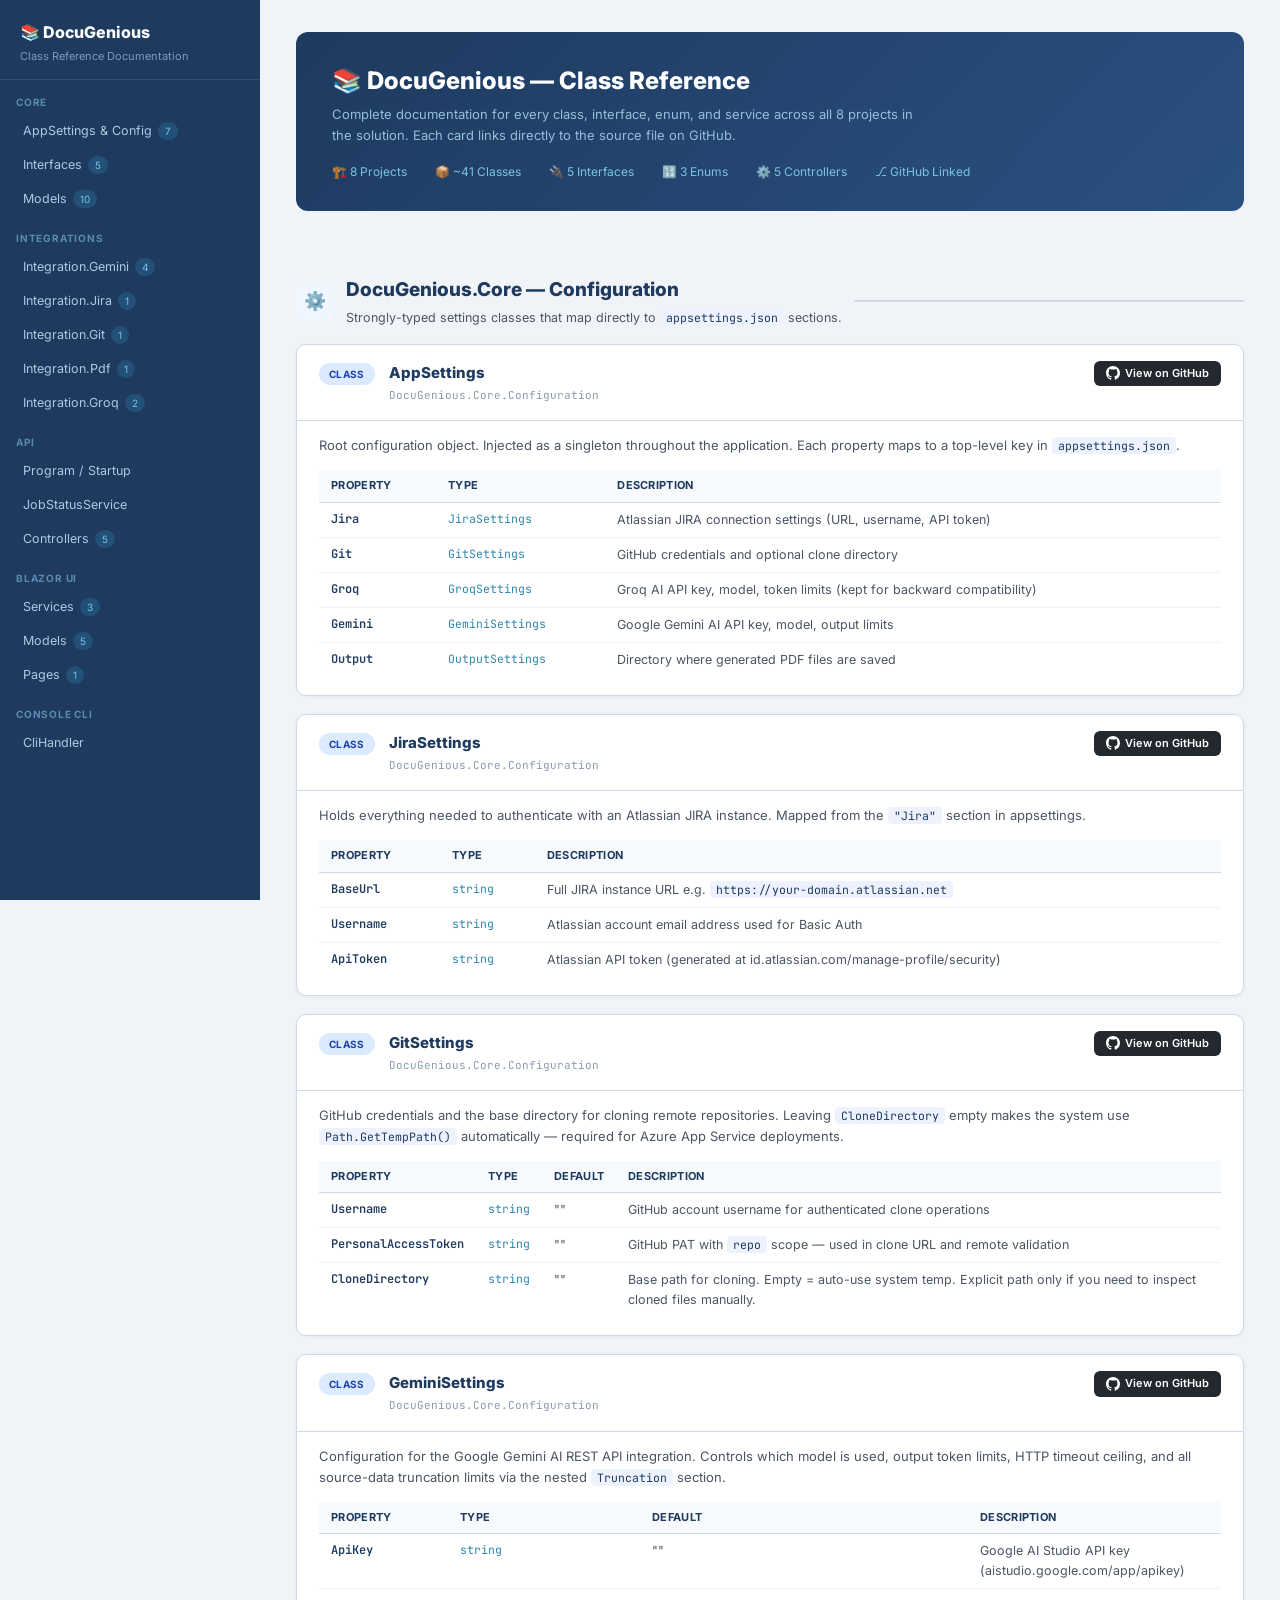
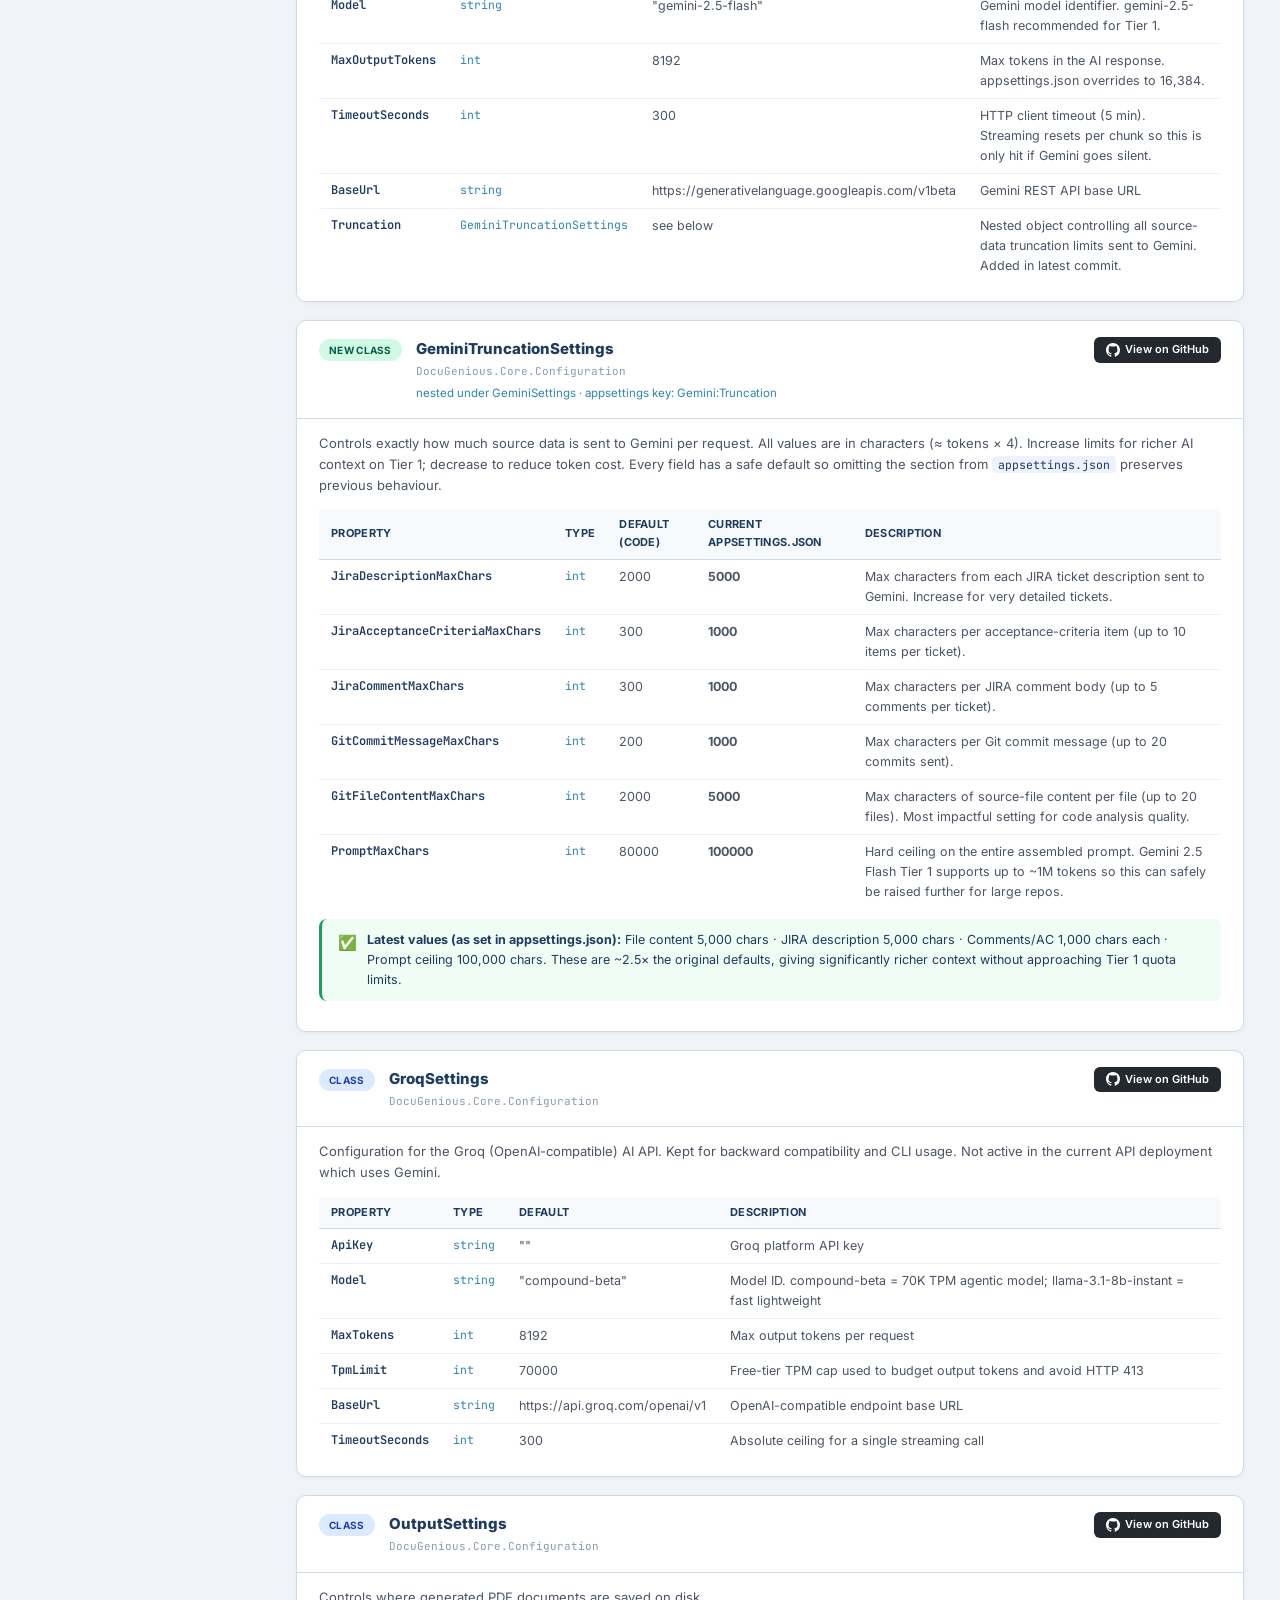
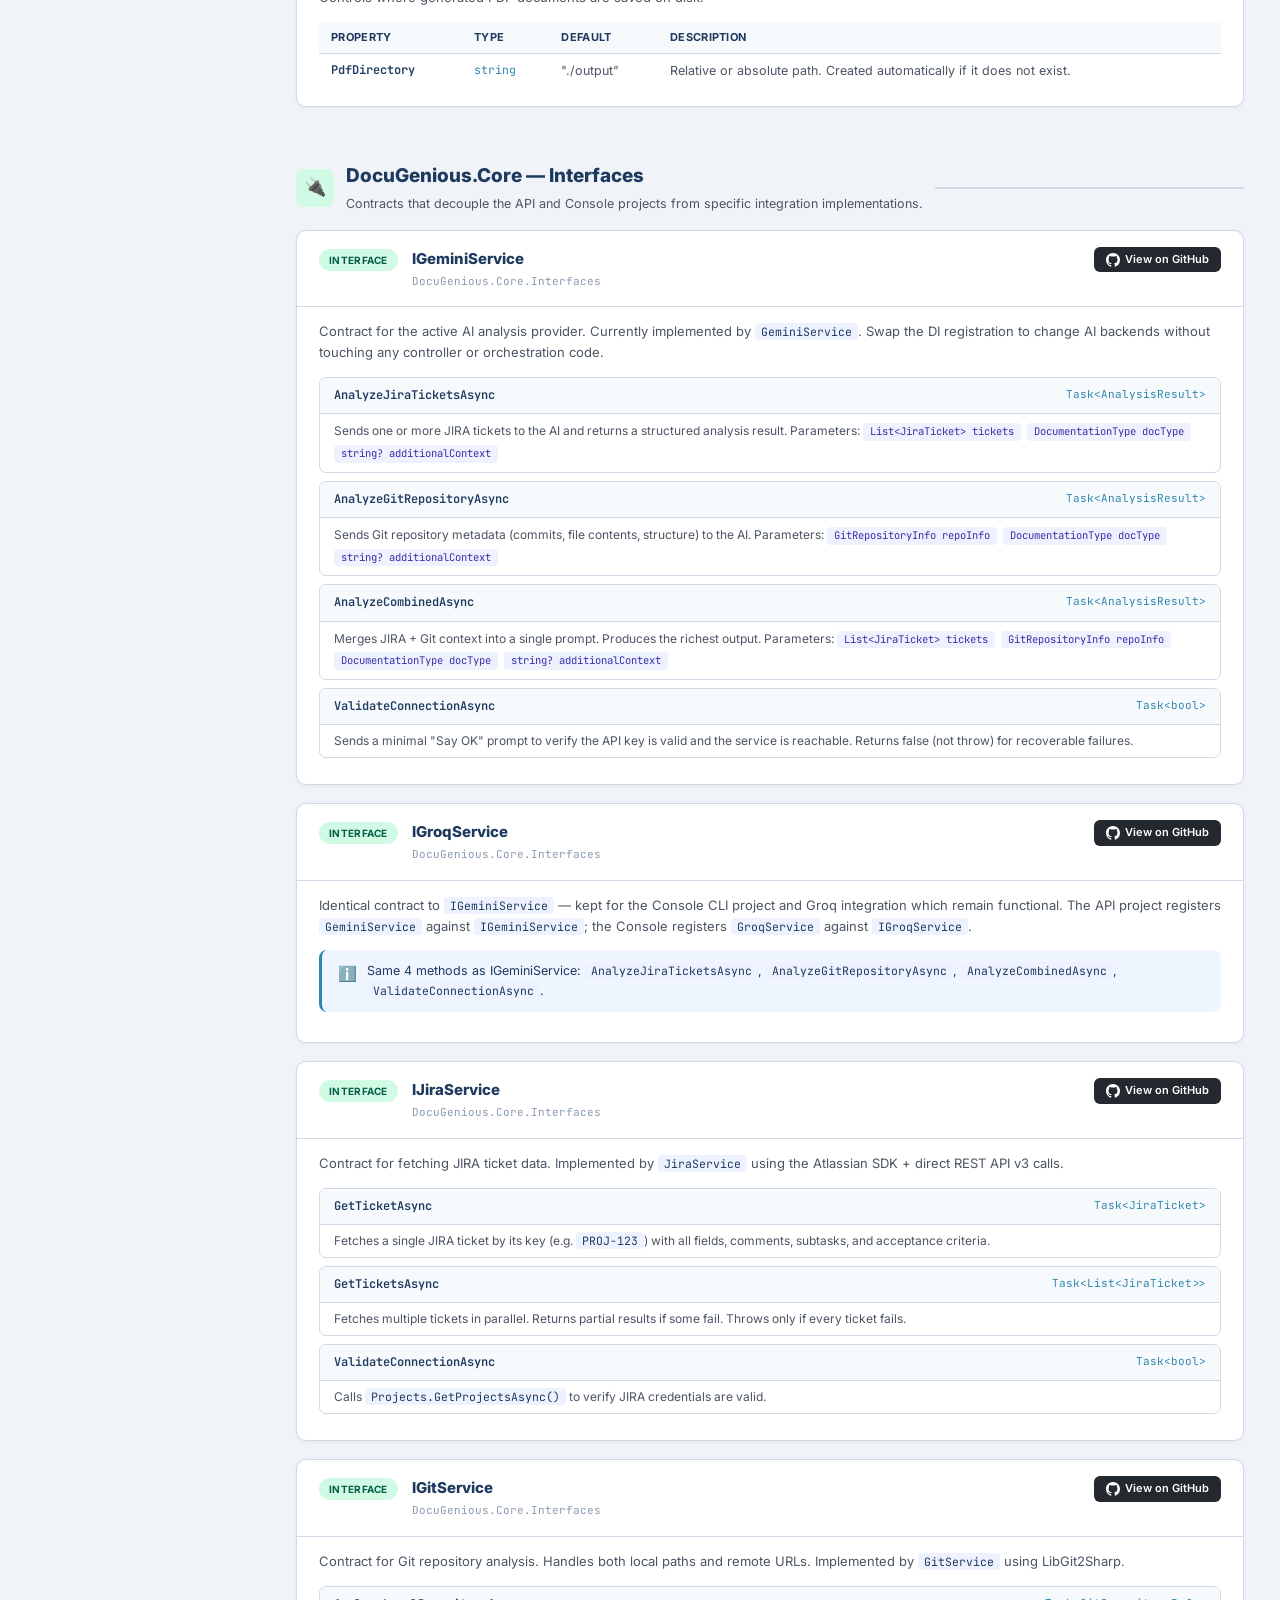
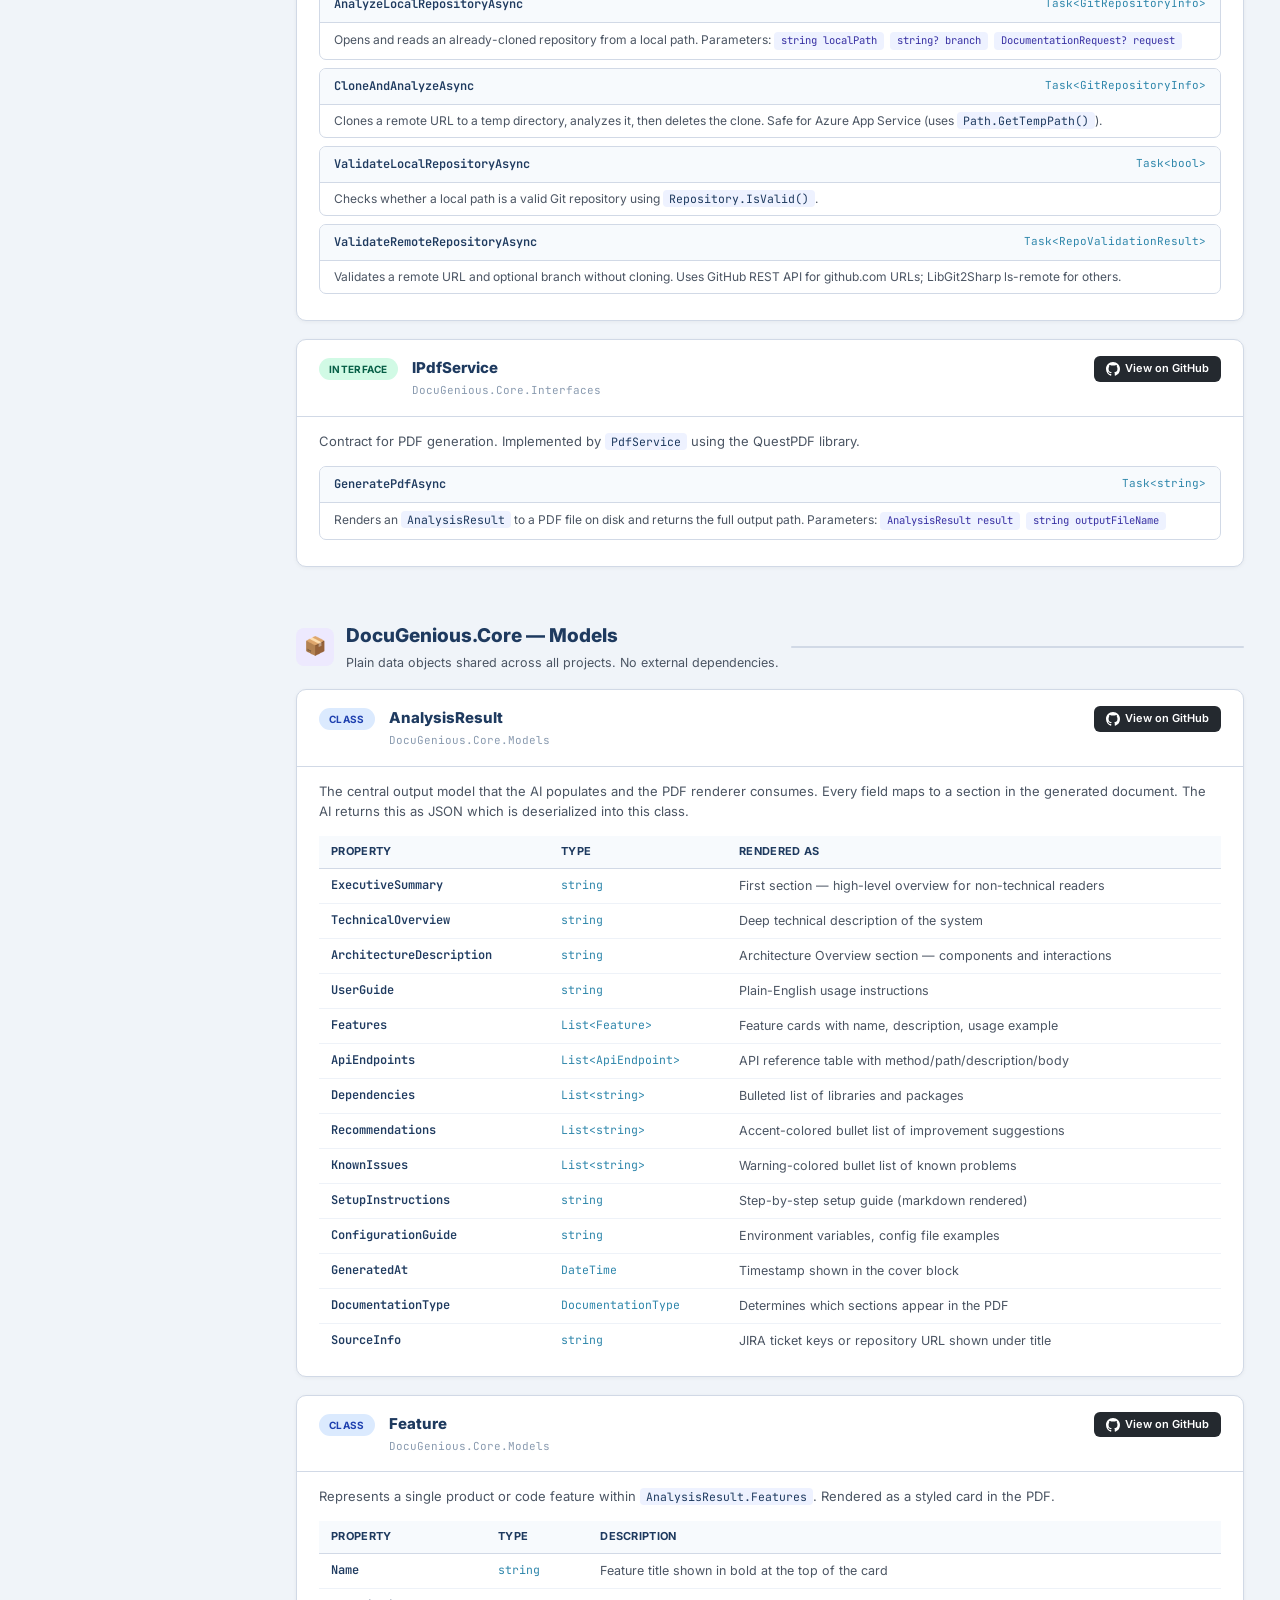
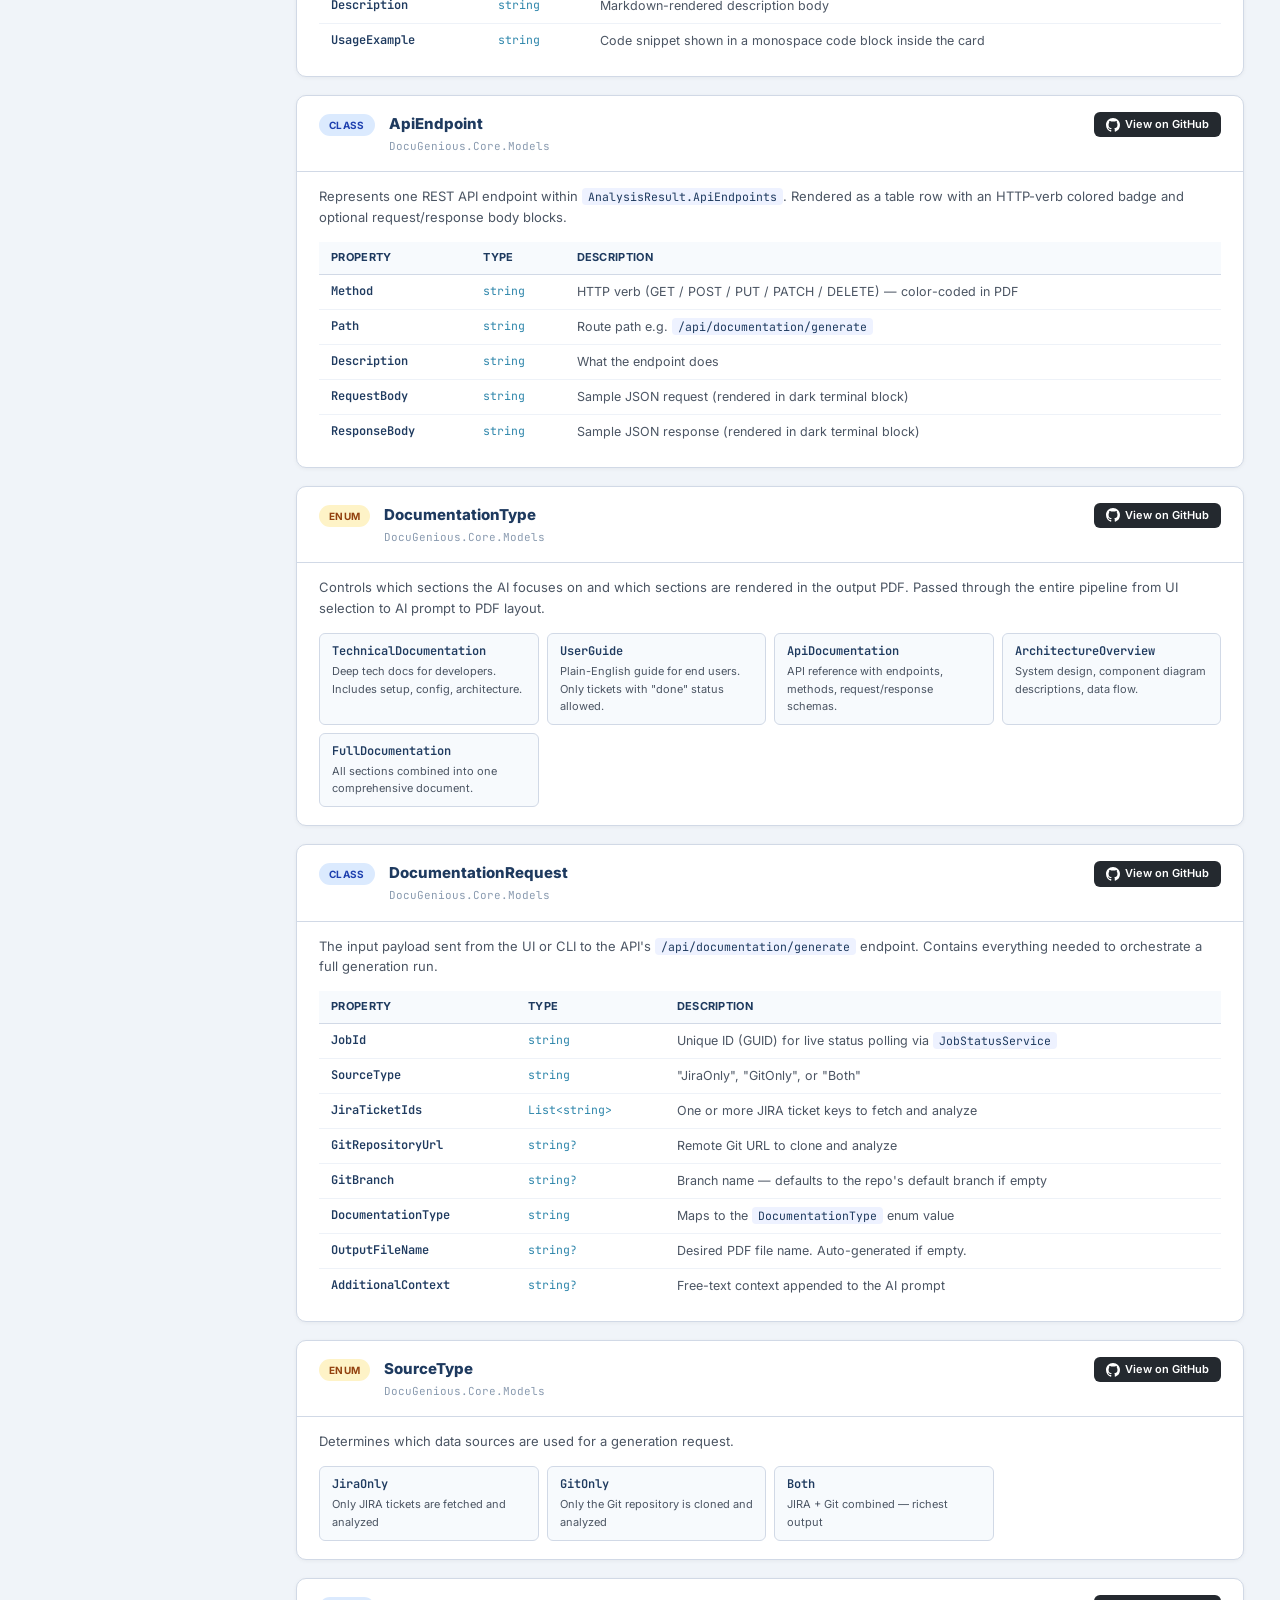
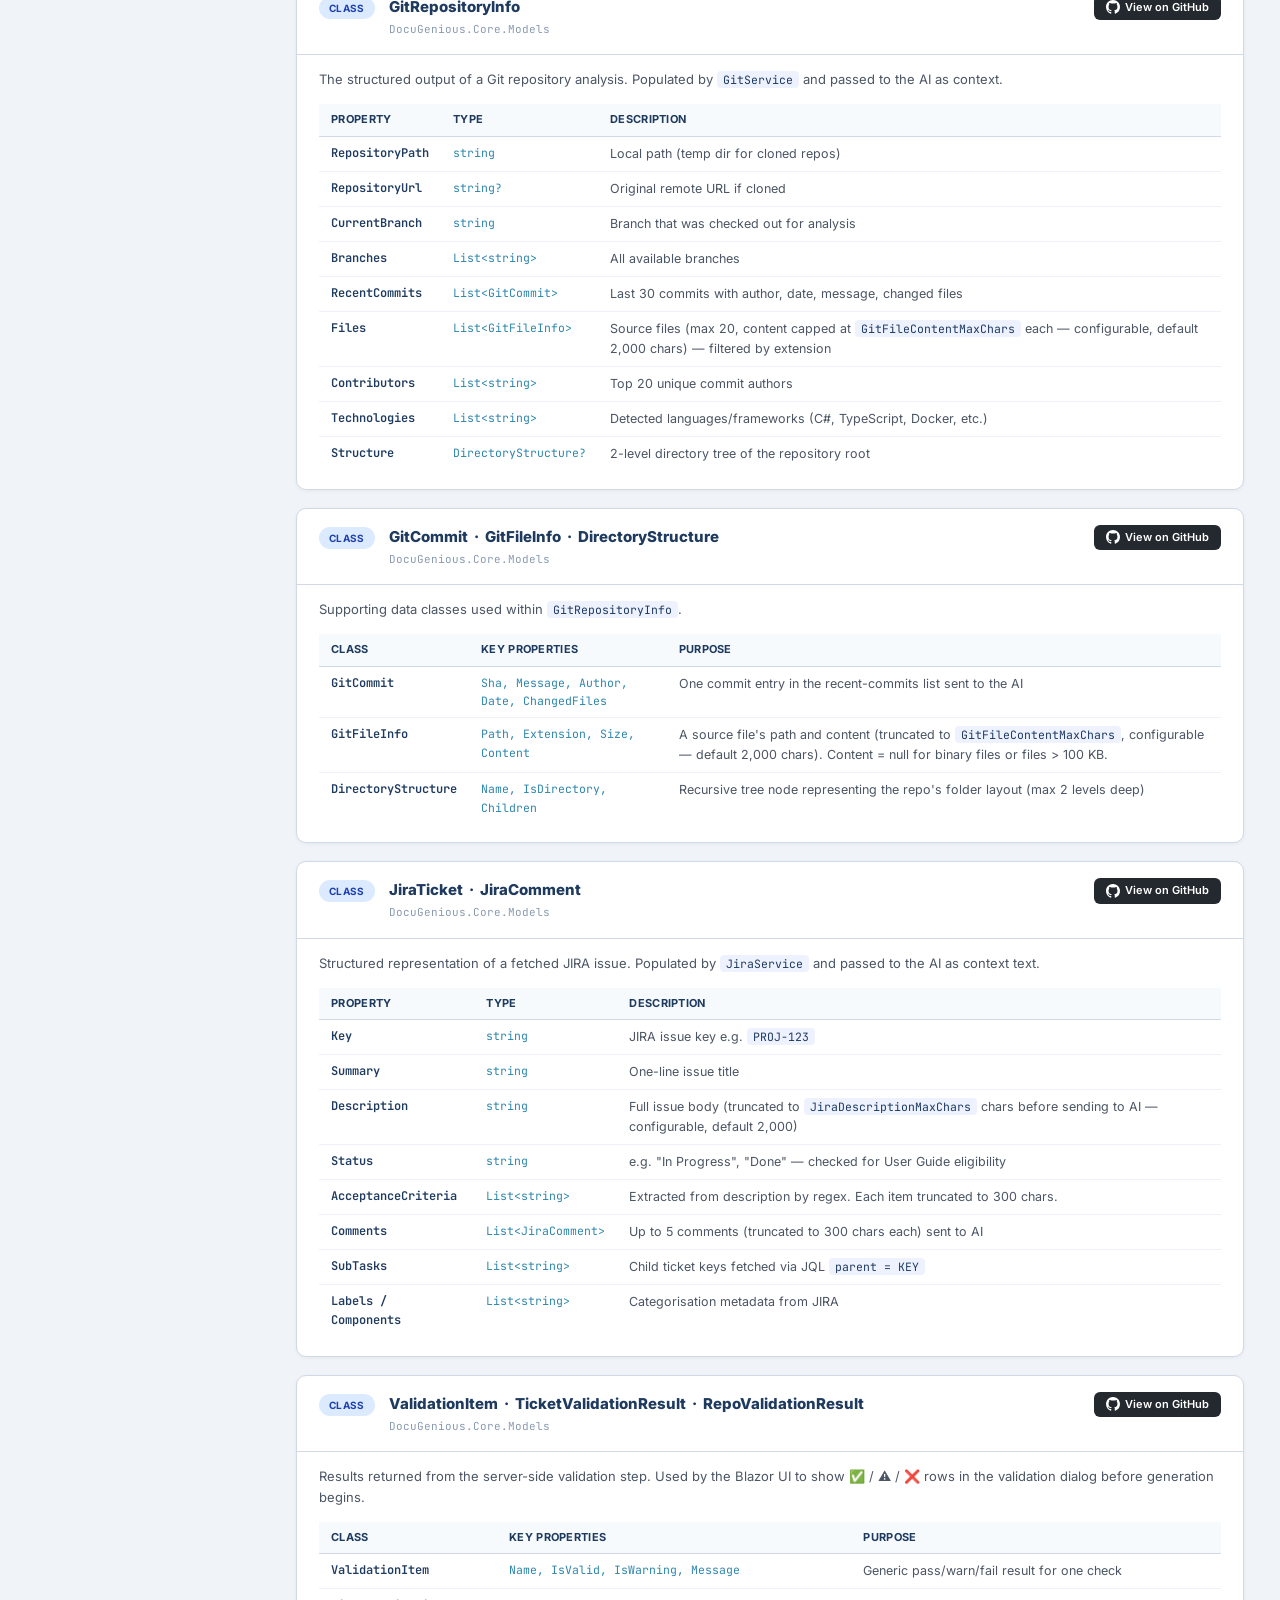
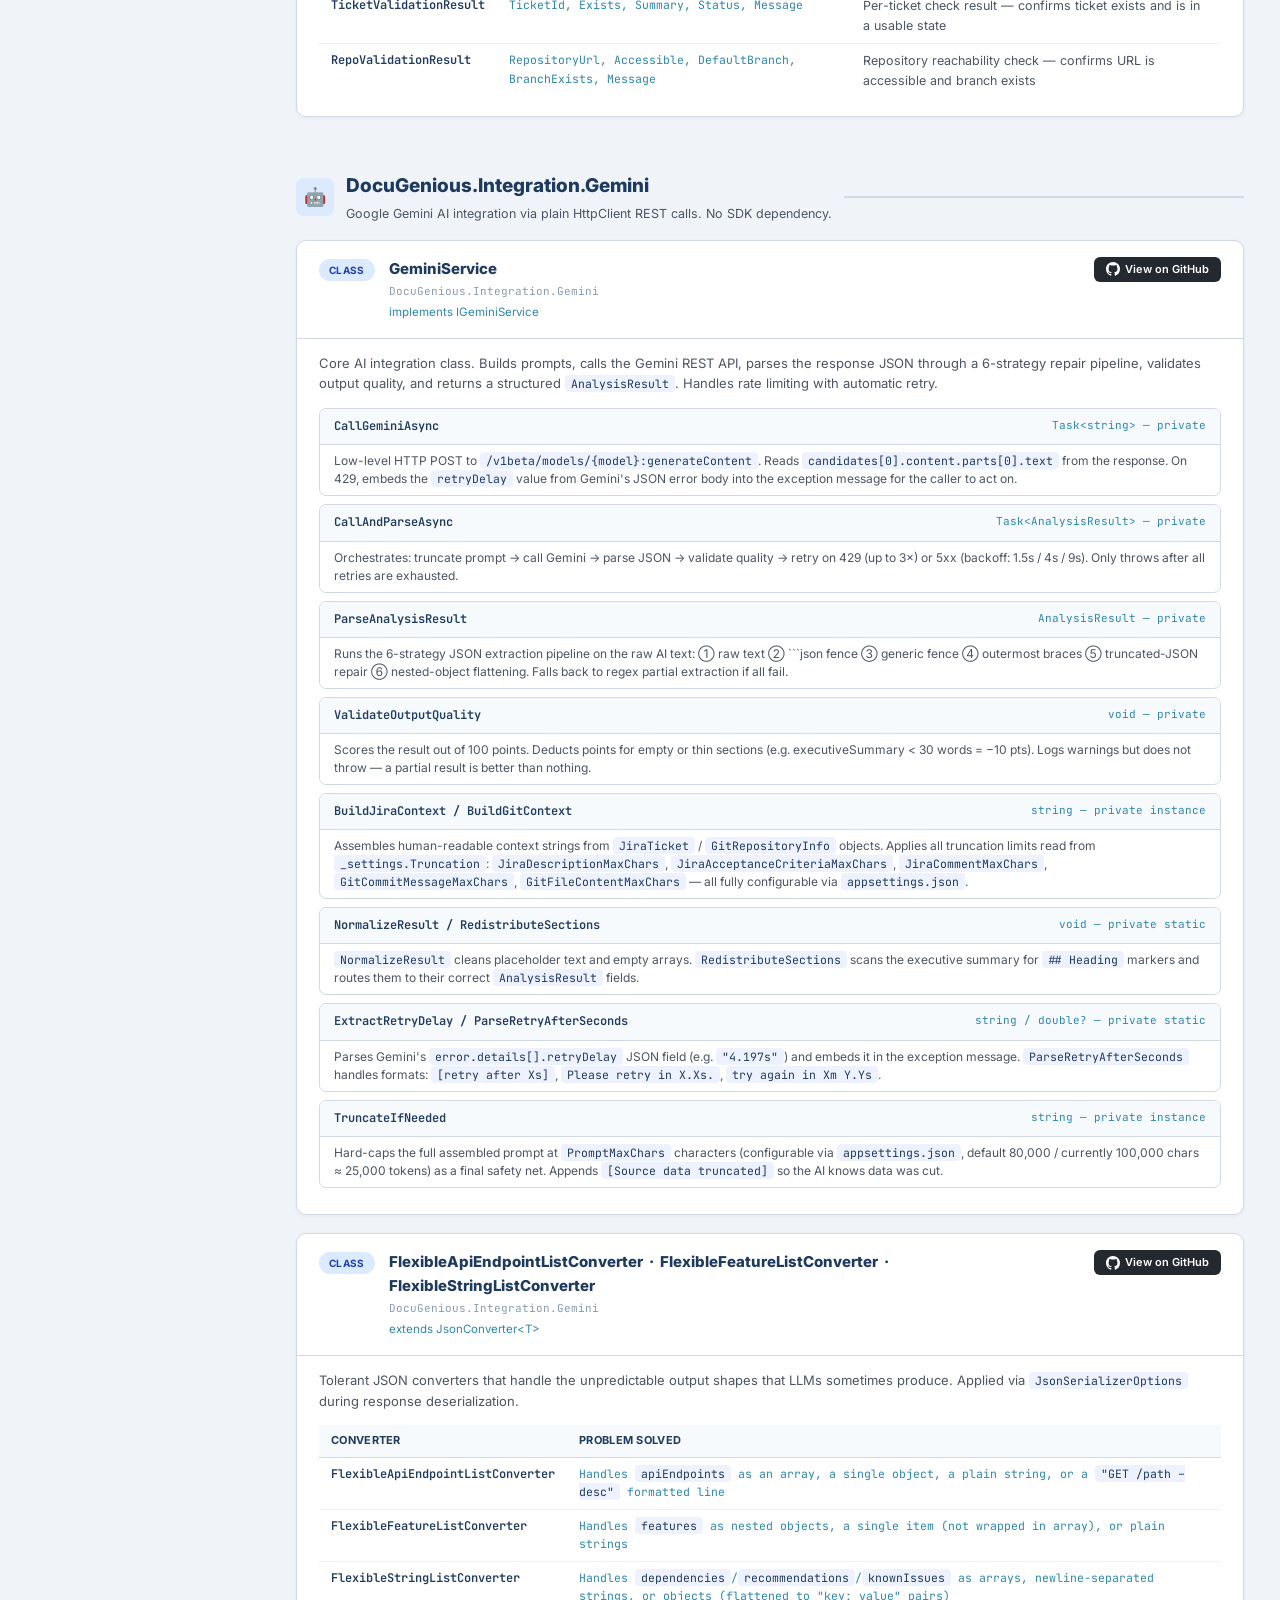
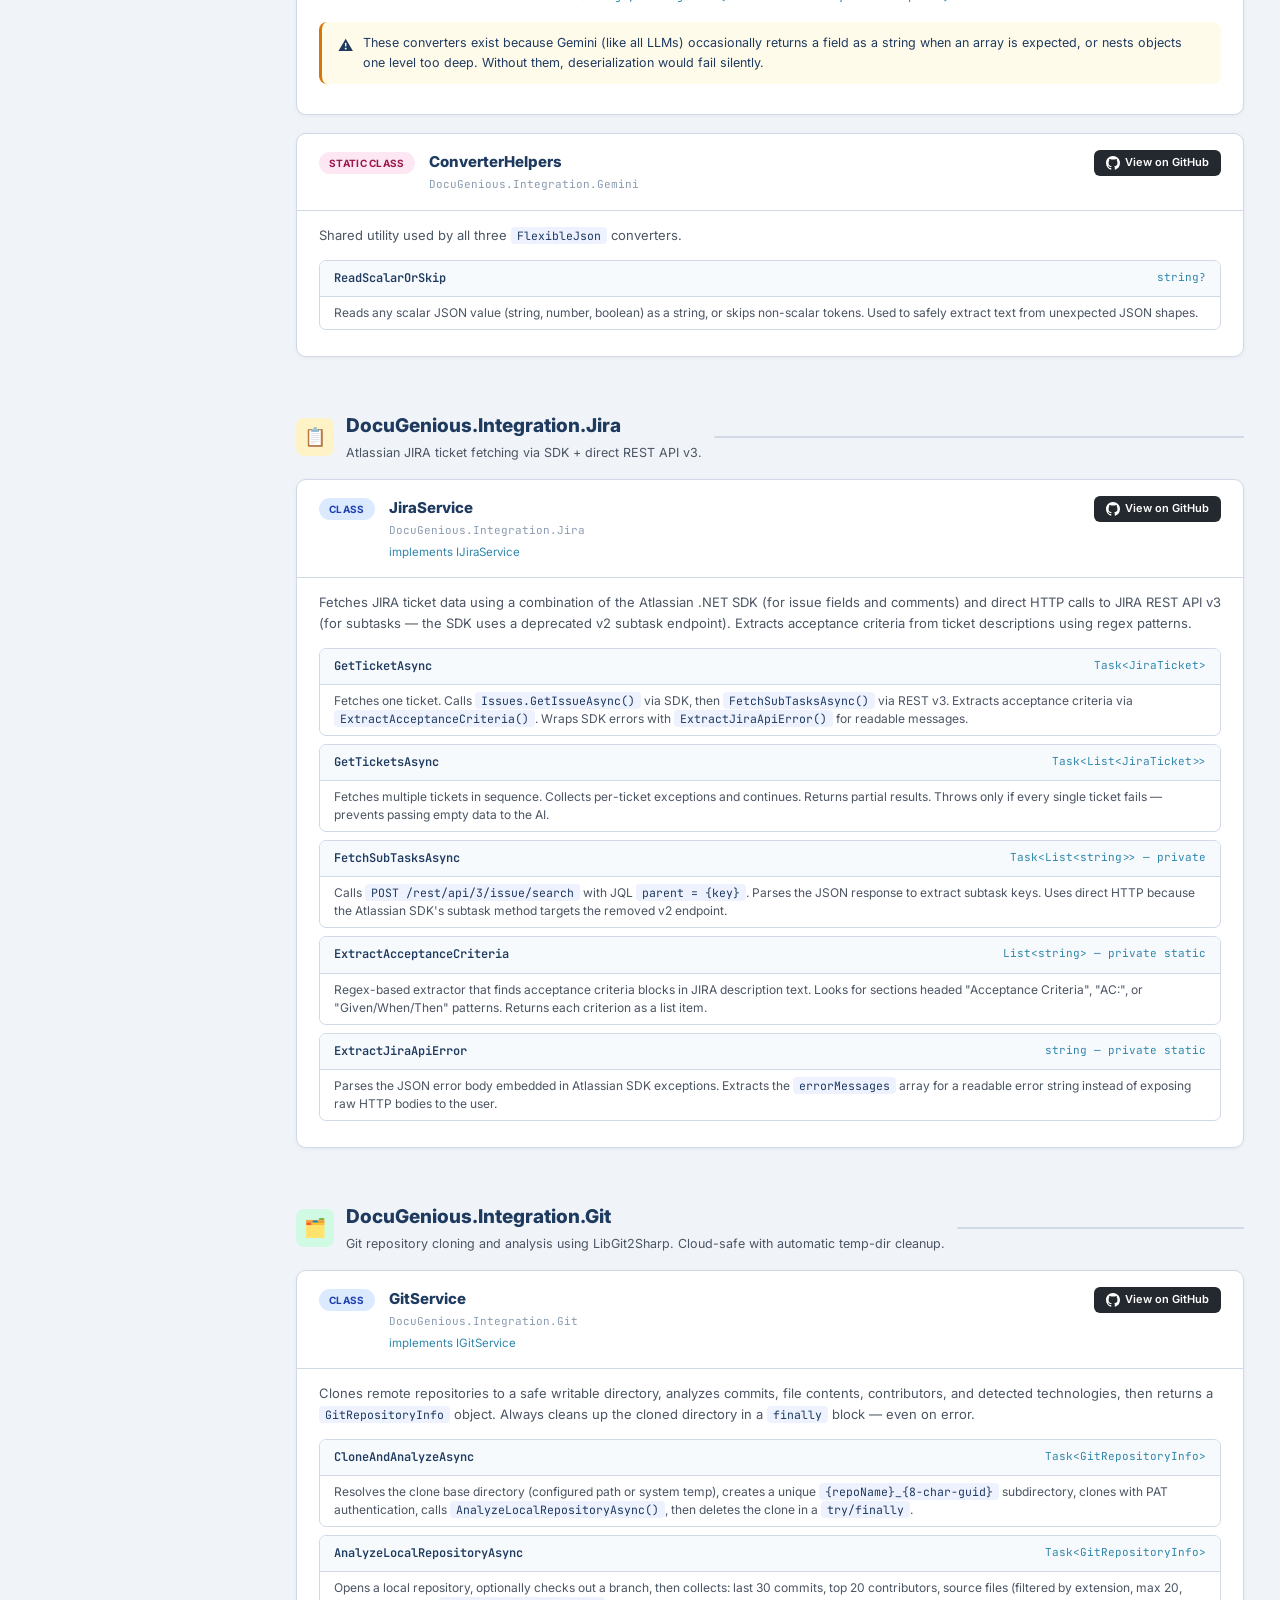
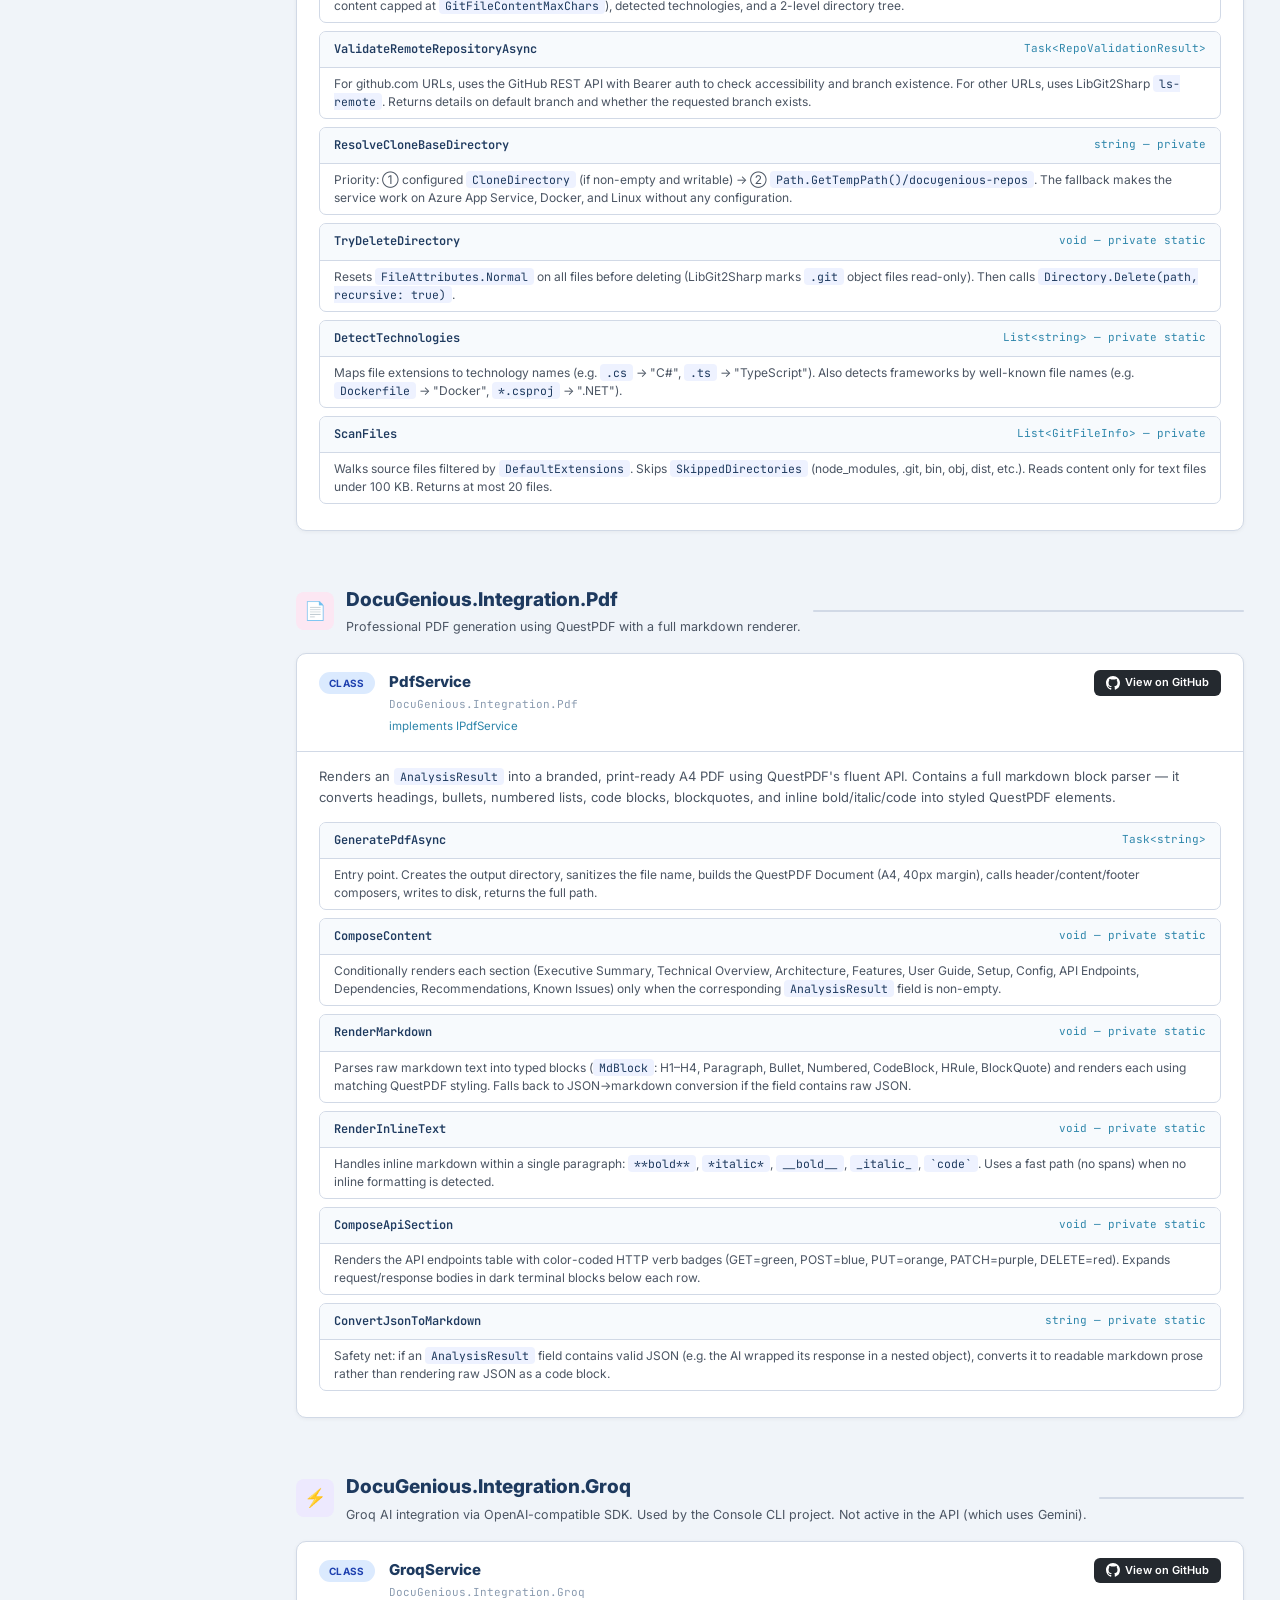
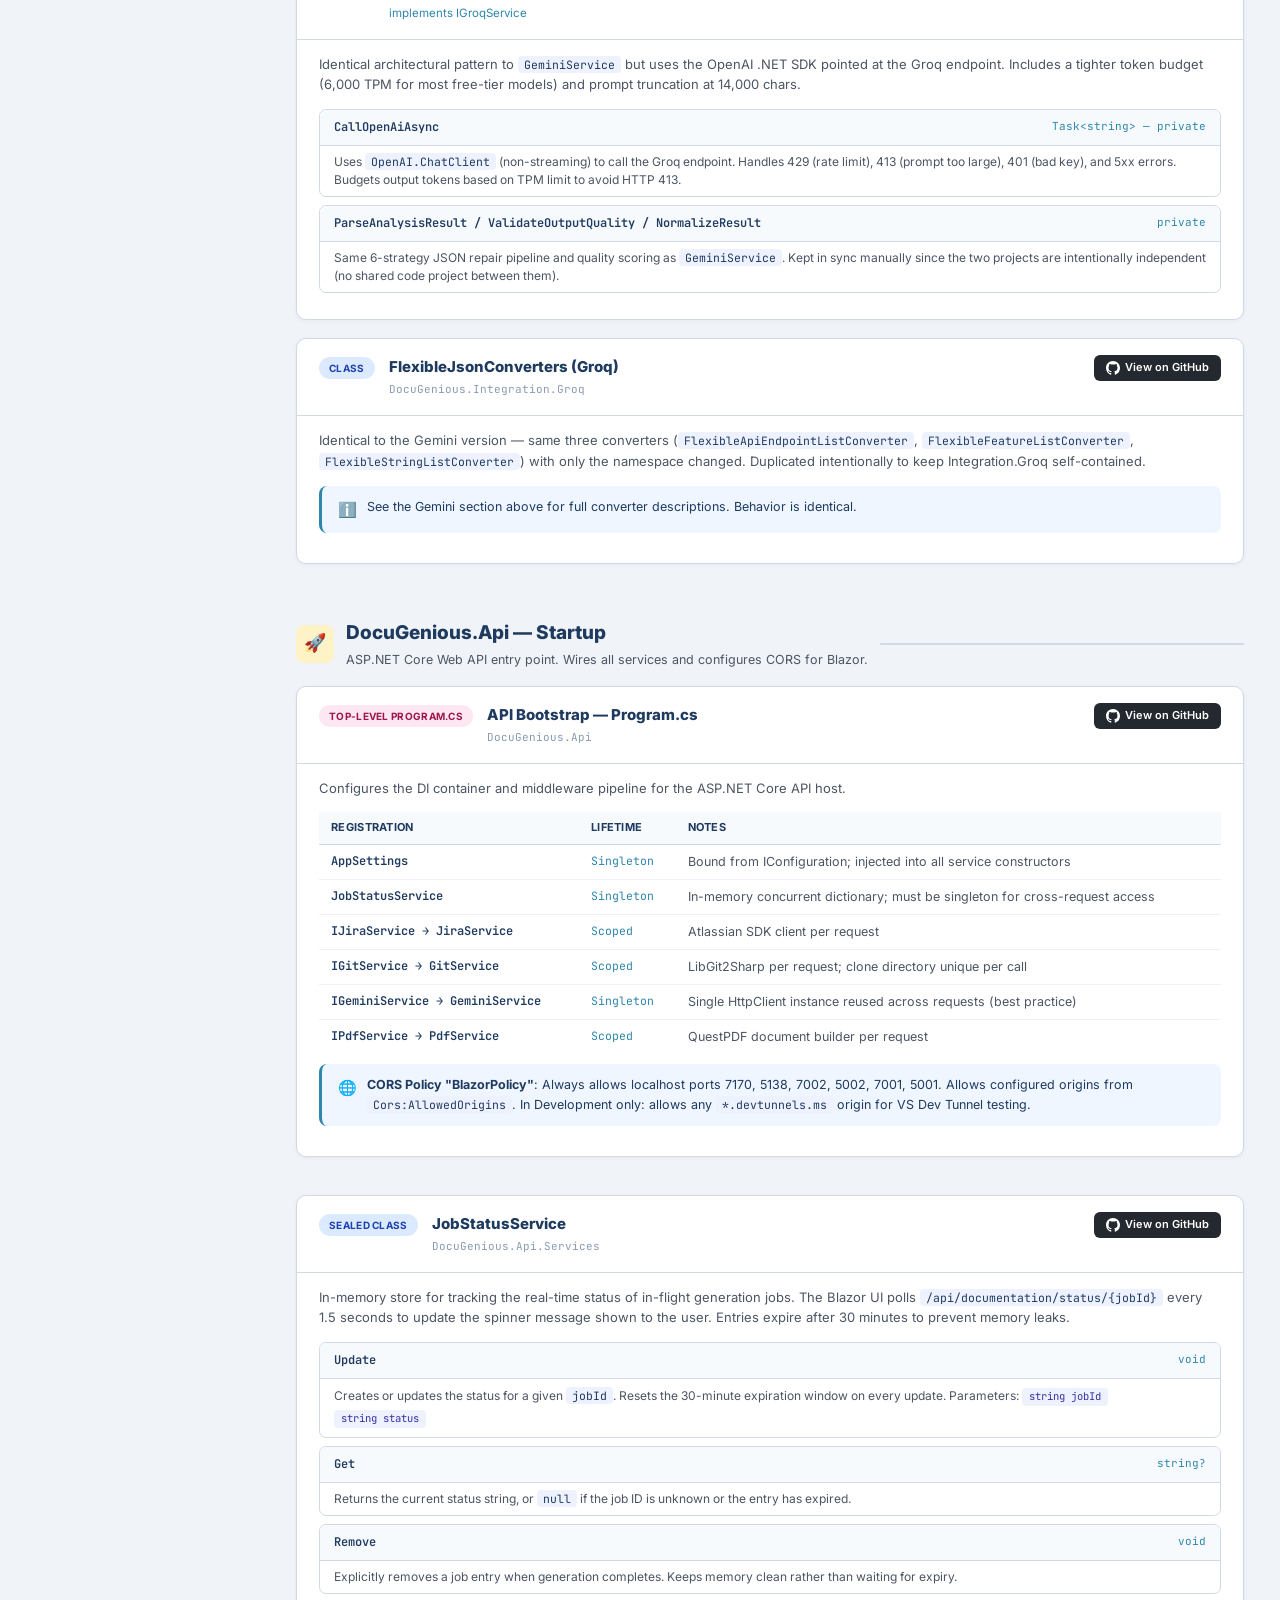
<file: docs/ClassDocumentation.html>
<!DOCTYPE html>
<html lang="en">
<head>
<meta charset="UTF-8"/>
<meta name="viewport" content="width=device-width, initial-scale=1.0"/>
<title>DocuGenious – Class Documentation</title>
<style>
@import url('https://fonts.googleapis.com/css2?family=Inter:wght@400;500;600;700;800&family=JetBrains+Mono:wght@400;600&display=swap');
:root{
  --primary:#1E3A5F;--accent:#2E86AB;--green:#1A9E5C;--orange:#D97706;
  --red:#DC2626;--purple:#7C3AED;--pink:#DB2777;--teal:#0D9488;
  --bg:#F0F4F9;--white:#FFFFFF;--gray:#4B5563;--border:#D1D9E6;
  --sidebar-w:260px;
}
*{box-sizing:border-box;margin:0;padding:0;}
body{font-family:'Inter',sans-serif;background:var(--bg);color:var(--primary);font-size:14px;line-height:1.6;display:flex;}

/* ── SIDEBAR ── */
.sidebar{width:var(--sidebar-w);min-height:100vh;background:var(--primary);position:fixed;top:0;left:0;overflow-y:auto;z-index:100;padding-bottom:40px;}
.sidebar-logo{padding:20px 20px 14px;border-bottom:1px solid rgba(255,255,255,0.1);}
.sidebar-logo h2{font-size:16px;font-weight:800;color:#fff;}
.sidebar-logo p{font-size:11px;color:#7A9BBF;margin-top:2px;}
.nav-section{padding:14px 16px 4px;font-size:10px;font-weight:700;letter-spacing:0.8px;text-transform:uppercase;color:#5A8AAF;}
.nav-item{display:block;padding:7px 20px;font-size:12.5px;color:#B0C8E0;text-decoration:none;border-left:3px solid transparent;transition:all 0.15s;}
.nav-item:hover,.nav-item.active{background:rgba(255,255,255,0.07);border-left-color:var(--accent);color:#fff;}
.nav-badge{display:inline-block;background:rgba(46,134,171,0.3);color:#7AC4E0;font-size:10px;padding:1px 7px;border-radius:10px;margin-left:6px;}

/* ── MAIN ── */
.main{margin-left:var(--sidebar-w);flex:1;padding:32px 36px 60px;}

/* ── HERO ── */
.hero{background:linear-gradient(135deg,var(--primary) 0%,#2A5080 100%);border-radius:12px;padding:30px 36px;margin-bottom:28px;}
.hero h1{font-size:24px;font-weight:800;color:#fff;margin-bottom:4px;}
.hero p{font-size:13px;color:#93BFDA;max-width:600px;}
.hero-stats{display:flex;gap:28px;margin-top:16px;flex-wrap:wrap;}
.hero-stat{font-size:12px;color:#7AC4E0;display:flex;align-items:center;gap:6px;}

/* ── PROJECT SECTION ── */
.project-header{display:flex;align-items:center;gap:12px;margin:36px 0 16px;}
.project-icon{width:38px;height:38px;border-radius:8px;display:flex;align-items:center;justify-content:center;font-size:18px;flex-shrink:0;}
.project-title{font-size:19px;font-weight:800;color:var(--primary);}
.project-desc{font-size:12.5px;color:var(--gray);margin-top:2px;}
.project-divider{flex:1;height:2px;background:var(--border);border-radius:1px;}

/* ── CLASS CARD ── */
.class-card{background:var(--white);border:1px solid var(--border);border-radius:10px;margin-bottom:18px;overflow:hidden;box-shadow:0 1px 4px rgba(0,0,0,0.05);}
.class-card-header{padding:16px 22px;display:flex;align-items:flex-start;gap:14px;border-bottom:1px solid var(--border);}
.class-type-badge{display:inline-block;padding:3px 10px;border-radius:12px;font-size:10px;font-weight:700;letter-spacing:0.3px;text-transform:uppercase;white-space:nowrap;flex-shrink:0;margin-top:2px;}
.badge-class    {background:#DBEAFE;color:#1E40AF;}
.badge-interface{background:#D1FAE5;color:#065F46;}
.badge-enum     {background:#FEF3C7;color:#92400E;}
.badge-record   {background:#EDE9FE;color:#5B21B6;}
.badge-static   {background:#FCE7F3;color:#9D174D;}
.class-name{font-size:15px;font-weight:800;color:var(--primary);}
.class-namespace{font-size:11px;color:#8A9BB0;margin-top:2px;font-family:'JetBrains Mono',monospace;}
.class-inherits{font-size:11.5px;color:var(--accent);margin-top:3px;}
.class-desc{font-size:13px;color:var(--gray);padding:14px 22px 0;line-height:1.6;}
.class-body{padding:14px 22px 18px;}

/* ── TABS ── */
.tab-group{display:flex;gap:0;border-bottom:2px solid var(--border);margin-bottom:14px;margin-top:10px;}
.tab{padding:7px 16px;font-size:12px;font-weight:600;color:#8A9BB0;cursor:pointer;border-bottom:2px solid transparent;margin-bottom:-2px;transition:all 0.15s;}
.tab.active{color:var(--accent);border-bottom-color:var(--accent);}

/* ── PROPS TABLE ── */
.props-table{width:100%;border-collapse:collapse;font-size:12.5px;}
.props-table th{padding:7px 12px;background:#F7FAFD;font-weight:700;color:var(--primary);text-align:left;font-size:11px;text-transform:uppercase;letter-spacing:0.3px;border-bottom:1px solid var(--border);}
.props-table td{padding:7px 12px;border-bottom:1px solid #EEF2F8;color:var(--gray);vertical-align:top;}
.props-table tr:last-child td{border-bottom:none;}
.props-table td:first-child{font-weight:600;color:var(--primary);font-family:'JetBrains Mono',monospace;font-size:12px;}
.props-table td:nth-child(2){color:var(--accent);font-family:'JetBrains Mono',monospace;font-size:11.5px;}
.props-table tr:hover td{background:#FAFCFF;}

/* ── METHODS ── */
.method-item{border:1px solid var(--border);border-radius:7px;margin-bottom:8px;overflow:hidden;}
.method-sig{padding:8px 14px;background:#F7FAFD;display:flex;align-items:flex-start;gap:10px;flex-wrap:wrap;}
.method-name{font-family:'JetBrains Mono',monospace;font-size:12px;font-weight:600;color:var(--primary);}
.method-return{font-family:'JetBrains Mono',monospace;font-size:11px;color:var(--accent);margin-left:auto;white-space:nowrap;}
.method-desc{padding:7px 14px;font-size:12px;color:var(--gray);line-height:1.5;border-top:1px solid var(--border);}
.param-tag{display:inline-block;background:#EEF2FF;color:#3730A3;font-size:10.5px;font-family:'JetBrains Mono',monospace;padding:1px 7px;border-radius:4px;margin:2px 3px 2px 0;}

/* ── ENUM VALUES ── */
.enum-grid{display:grid;grid-template-columns:repeat(auto-fill,minmax(180px,1fr));gap:8px;}
.enum-val{background:#F7FAFD;border:1px solid var(--border);border-radius:6px;padding:8px 12px;font-family:'JetBrains Mono',monospace;font-size:12px;color:var(--primary);font-weight:600;}
.enum-val small{display:block;font-family:'Inter',sans-serif;font-size:11px;color:var(--gray);font-weight:400;margin-top:2px;}

/* ── INLINE CODE ── */
code{font-family:'JetBrains Mono',monospace;font-size:11.5px;background:#EEF2FF;color:var(--primary);padding:1px 6px;border-radius:4px;}

/* ── ALERT ── */
.alert{border-radius:8px;padding:11px 16px;font-size:12.5px;display:flex;gap:10px;margin-bottom:12px;}
.alert.blue{background:#EFF6FF;border-left:3px solid var(--accent);}
.alert.green{background:#F0FDF4;border-left:3px solid var(--green);}
.alert.amber{background:#FFFBEB;border-left:3px solid var(--orange);}
.alert-icon{font-size:15px;flex-shrink:0;margin-top:1px;}

/* ── SECTION ANCHOR ── */
.anchor{display:block;height:70px;margin-top:-70px;visibility:hidden;}

/* ── GITHUB LINK ── */
.gh-link{display:inline-flex;align-items:center;gap:5px;margin-left:auto;flex-shrink:0;
  background:#24292F;color:#fff;font-size:11px;font-weight:600;padding:4px 12px;
  border-radius:6px;text-decoration:none;transition:background 0.15s;white-space:nowrap;}
.gh-link:hover{background:#3d444d;}
.gh-link svg{flex-shrink:0;}
.gh-link-updated{background:#1A9E5C;}
.gh-link-updated:hover{background:#158a50;}
</style>
</head>
<body>

<!-- ══════ SIDEBAR ══════ -->
<nav class="sidebar">
  <div class="sidebar-logo">
    <h2>📚 DocuGenious</h2>
    <p>Class Reference Documentation</p>
  </div>

  <div class="nav-section">Core</div>
  <a class="nav-item" href="#core-config">AppSettings &amp; Config<span class="nav-badge">7</span></a>
  <a class="nav-item" href="#core-interfaces">Interfaces<span class="nav-badge">5</span></a>
  <a class="nav-item" href="#core-models">Models<span class="nav-badge">10</span></a>

  <div class="nav-section">Integrations</div>
  <a class="nav-item" href="#gemini">Integration.Gemini<span class="nav-badge">4</span></a>
  <a class="nav-item" href="#jira">Integration.Jira<span class="nav-badge">1</span></a>
  <a class="nav-item" href="#git">Integration.Git<span class="nav-badge">1</span></a>
  <a class="nav-item" href="#pdf">Integration.Pdf<span class="nav-badge">1</span></a>
  <a class="nav-item" href="#groq">Integration.Groq<span class="nav-badge">2</span></a>

  <div class="nav-section">API</div>
  <a class="nav-item" href="#api-program">Program / Startup</a>
  <a class="nav-item" href="#api-jobstatus">JobStatusService</a>
  <a class="nav-item" href="#api-controllers">Controllers<span class="nav-badge">5</span></a>

  <div class="nav-section">Blazor UI</div>
  <a class="nav-item" href="#blazor-services">Services<span class="nav-badge">3</span></a>
  <a class="nav-item" href="#blazor-models">Models<span class="nav-badge">5</span></a>
  <a class="nav-item" href="#blazor-pages">Pages<span class="nav-badge">1</span></a>

  <div class="nav-section">Console CLI</div>
  <a class="nav-item" href="#console">CliHandler</a>
</nav>

<!-- ══════ MAIN CONTENT ══════ -->
<div class="main">

  <!-- HERO -->
  <div class="hero">
    <h1>📚 DocuGenious — Class Reference</h1>
    <p>Complete documentation for every class, interface, enum, and service across all 8 projects in the solution. Each card links directly to the source file on GitHub.</p>
    <div class="hero-stats">
      <span class="hero-stat">🏗️ 8 Projects</span>
      <span class="hero-stat">📦 ~41 Classes</span>
      <span class="hero-stat">🔌 5 Interfaces</span>
      <span class="hero-stat">🔢 3 Enums</span>
      <span class="hero-stat">⚙️ 5 Controllers</span>
      <span class="hero-stat">⎇ GitHub Linked</span>
    </div>
  </div>

  <!-- ══════════════════════════════════════════════
       PROJECT: CORE — CONFIGURATION
  ══════════════════════════════════════════════ -->
  <a class="anchor" id="core-config"></a>
  <div class="project-header">
    <div class="project-icon" style="background:#EFF6FF;">⚙️</div>
    <div>
      <div class="project-title">DocuGenious.Core — Configuration</div>
      <div class="project-desc">Strongly-typed settings classes that map directly to <code>appsettings.json</code> sections.</div>
    </div>
    <div class="project-divider"></div>
  </div>

  <!-- AppSettings -->
  <div class="class-card">
    <div class="class-card-header">
      <span class="class-type-badge badge-class">class</span>
      <div>
        <div class="class-name">AppSettings</div>
        <div class="class-namespace">DocuGenious.Core.Configuration</div>
      </div>
    </div>
    <div class="class-desc">Root configuration object. Injected as a singleton throughout the application. Each property maps to a top-level key in <code>appsettings.json</code>.</div>
    <div class="class-body">
      <table class="props-table">
        <thead><tr><th>Property</th><th>Type</th><th>Description</th></tr></thead>
        <tbody>
          <tr><td>Jira</td><td>JiraSettings</td><td>Atlassian JIRA connection settings (URL, username, API token)</td></tr>
          <tr><td>Git</td><td>GitSettings</td><td>GitHub credentials and optional clone directory</td></tr>
          <tr><td>Groq</td><td>GroqSettings</td><td>Groq AI API key, model, token limits (kept for backward compatibility)</td></tr>
          <tr><td>Gemini</td><td>GeminiSettings</td><td>Google Gemini AI API key, model, output limits</td></tr>
          <tr><td>Output</td><td>OutputSettings</td><td>Directory where generated PDF files are saved</td></tr>
        </tbody>
      </table>
    </div>
  </div>

  <!-- JiraSettings -->
  <div class="class-card">
    <div class="class-card-header">
      <span class="class-type-badge badge-class">class</span>
      <div>
        <div class="class-name">JiraSettings</div>
        <div class="class-namespace">DocuGenious.Core.Configuration</div>
      </div>
    </div>
    <div class="class-desc">Holds everything needed to authenticate with an Atlassian JIRA instance. Mapped from the <code>"Jira"</code> section in appsettings.</div>
    <div class="class-body">
      <table class="props-table">
        <thead><tr><th>Property</th><th>Type</th><th>Description</th></tr></thead>
        <tbody>
          <tr><td>BaseUrl</td><td>string</td><td>Full JIRA instance URL e.g. <code>https://your-domain.atlassian.net</code></td></tr>
          <tr><td>Username</td><td>string</td><td>Atlassian account email address used for Basic Auth</td></tr>
          <tr><td>ApiToken</td><td>string</td><td>Atlassian API token (generated at id.atlassian.com/manage-profile/security)</td></tr>
        </tbody>
      </table>
    </div>
  </div>

  <!-- GitSettings -->
  <div class="class-card">
    <div class="class-card-header">
      <span class="class-type-badge badge-class">class</span>
      <div>
        <div class="class-name">GitSettings</div>
        <div class="class-namespace">DocuGenious.Core.Configuration</div>
      </div>
    </div>
    <div class="class-desc">GitHub credentials and the base directory for cloning remote repositories. Leaving <code>CloneDirectory</code> empty makes the system use <code>Path.GetTempPath()</code> automatically — required for Azure App Service deployments.</div>
    <div class="class-body">
      <table class="props-table">
        <thead><tr><th>Property</th><th>Type</th><th>Default</th><th>Description</th></tr></thead>
        <tbody>
          <tr><td>Username</td><td>string</td><td>""</td><td>GitHub account username for authenticated clone operations</td></tr>
          <tr><td>PersonalAccessToken</td><td>string</td><td>""</td><td>GitHub PAT with <code>repo</code> scope — used in clone URL and remote validation</td></tr>
          <tr><td>CloneDirectory</td><td>string</td><td>""</td><td>Base path for cloning. Empty = auto-use system temp. Explicit path only if you need to inspect cloned files manually.</td></tr>
        </tbody>
      </table>
    </div>
  </div>

  <!-- GeminiSettings -->
  <div class="class-card">
    <div class="class-card-header">
      <span class="class-type-badge badge-class">class</span>
      <div>
        <div class="class-name">GeminiSettings</div>
        <div class="class-namespace">DocuGenious.Core.Configuration</div>
      </div>
    </div>
    <div class="class-desc">Configuration for the Google Gemini AI REST API integration. Controls which model is used, output token limits, HTTP timeout ceiling, and all source-data truncation limits via the nested <code>Truncation</code> section.</div>
    <div class="class-body">
      <table class="props-table">
        <thead><tr><th>Property</th><th>Type</th><th>Default</th><th>Description</th></tr></thead>
        <tbody>
          <tr><td>ApiKey</td><td>string</td><td>""</td><td>Google AI Studio API key (aistudio.google.com/app/apikey)</td></tr>
          <tr><td>Model</td><td>string</td><td>"gemini-2.5-flash"</td><td>Gemini model identifier. gemini-2.5-flash recommended for Tier 1.</td></tr>
          <tr><td>MaxOutputTokens</td><td>int</td><td>8192</td><td>Max tokens in the AI response. appsettings.json overrides to 16,384.</td></tr>
          <tr><td>TimeoutSeconds</td><td>int</td><td>300</td><td>HTTP client timeout (5 min). Streaming resets per chunk so this is only hit if Gemini goes silent.</td></tr>
          <tr><td>BaseUrl</td><td>string</td><td>https://generativelanguage.googleapis.com/v1beta</td><td>Gemini REST API base URL</td></tr>
          <tr><td>Truncation</td><td>GeminiTruncationSettings</td><td>see below</td><td>Nested object controlling all source-data truncation limits sent to Gemini. Added in latest commit.</td></tr>
        </tbody>
      </table>
    </div>
  </div>

  <!-- GeminiTruncationSettings — NEW -->
  <div class="class-card">
    <div class="class-card-header">
      <span class="class-type-badge badge-class" style="background:#D1FAE5;color:#065F46;">new class</span>
      <div>
        <div class="class-name">GeminiTruncationSettings</div>
        <div class="class-namespace">DocuGenious.Core.Configuration</div>
        <div class="class-inherits">nested under GeminiSettings · appsettings key: Gemini:Truncation</div>
      </div>
    </div>
    <div class="class-desc">Controls exactly how much source data is sent to Gemini per request. All values are in characters (≈ tokens × 4). Increase limits for richer AI context on Tier 1; decrease to reduce token cost. Every field has a safe default so omitting the section from <code>appsettings.json</code> preserves previous behaviour.</div>
    <div class="class-body">
      <table class="props-table">
        <thead><tr><th>Property</th><th>Type</th><th>Default (code)</th><th>Current appsettings.json</th><th>Description</th></tr></thead>
        <tbody>
          <tr><td>JiraDescriptionMaxChars</td><td>int</td><td>2000</td><td><strong>5000</strong></td><td>Max characters from each JIRA ticket description sent to Gemini. Increase for very detailed tickets.</td></tr>
          <tr><td>JiraAcceptanceCriteriaMaxChars</td><td>int</td><td>300</td><td><strong>1000</strong></td><td>Max characters per acceptance-criteria item (up to 10 items per ticket).</td></tr>
          <tr><td>JiraCommentMaxChars</td><td>int</td><td>300</td><td><strong>1000</strong></td><td>Max characters per JIRA comment body (up to 5 comments per ticket).</td></tr>
          <tr><td>GitCommitMessageMaxChars</td><td>int</td><td>200</td><td><strong>1000</strong></td><td>Max characters per Git commit message (up to 20 commits sent).</td></tr>
          <tr><td>GitFileContentMaxChars</td><td>int</td><td>2000</td><td><strong>5000</strong></td><td>Max characters of source-file content per file (up to 20 files). Most impactful setting for code analysis quality.</td></tr>
          <tr><td>PromptMaxChars</td><td>int</td><td>80000</td><td><strong>100000</strong></td><td>Hard ceiling on the entire assembled prompt. Gemini 2.5 Flash Tier 1 supports up to ~1M tokens so this can safely be raised further for large repos.</td></tr>
        </tbody>
      </table>
      <div class="alert green" style="margin-top:10px;"><div class="alert-icon">✅</div><div><strong>Latest values (as set in appsettings.json):</strong> File content 5,000 chars · JIRA description 5,000 chars · Comments/AC 1,000 chars each · Prompt ceiling 100,000 chars. These are ~2.5× the original defaults, giving significantly richer context without approaching Tier 1 quota limits.</div></div>
    </div>
  </div>

  <!-- GroqSettings -->
  <div class="class-card">
    <div class="class-card-header">
      <span class="class-type-badge badge-class">class</span>
      <div>
        <div class="class-name">GroqSettings</div>
        <div class="class-namespace">DocuGenious.Core.Configuration</div>
      </div>
    </div>
    <div class="class-desc">Configuration for the Groq (OpenAI-compatible) AI API. Kept for backward compatibility and CLI usage. Not active in the current API deployment which uses Gemini.</div>
    <div class="class-body">
      <table class="props-table">
        <thead><tr><th>Property</th><th>Type</th><th>Default</th><th>Description</th></tr></thead>
        <tbody>
          <tr><td>ApiKey</td><td>string</td><td>""</td><td>Groq platform API key</td></tr>
          <tr><td>Model</td><td>string</td><td>"compound-beta"</td><td>Model ID. compound-beta = 70K TPM agentic model; llama-3.1-8b-instant = fast lightweight</td></tr>
          <tr><td>MaxTokens</td><td>int</td><td>8192</td><td>Max output tokens per request</td></tr>
          <tr><td>TpmLimit</td><td>int</td><td>70000</td><td>Free-tier TPM cap used to budget output tokens and avoid HTTP 413</td></tr>
          <tr><td>BaseUrl</td><td>string</td><td>https://api.groq.com/openai/v1</td><td>OpenAI-compatible endpoint base URL</td></tr>
          <tr><td>TimeoutSeconds</td><td>int</td><td>300</td><td>Absolute ceiling for a single streaming call</td></tr>
        </tbody>
      </table>
    </div>
  </div>

  <!-- OutputSettings -->
  <div class="class-card">
    <div class="class-card-header">
      <span class="class-type-badge badge-class">class</span>
      <div>
        <div class="class-name">OutputSettings</div>
        <div class="class-namespace">DocuGenious.Core.Configuration</div>
      </div>
    </div>
    <div class="class-desc">Controls where generated PDF documents are saved on disk.</div>
    <div class="class-body">
      <table class="props-table">
        <thead><tr><th>Property</th><th>Type</th><th>Default</th><th>Description</th></tr></thead>
        <tbody>
          <tr><td>PdfDirectory</td><td>string</td><td>"./output"</td><td>Relative or absolute path. Created automatically if it does not exist.</td></tr>
        </tbody>
      </table>
    </div>
  </div>

  <!-- ══════════════════════════════════════════════
       PROJECT: CORE — INTERFACES
  ══════════════════════════════════════════════ -->
  <a class="anchor" id="core-interfaces"></a>
  <div class="project-header">
    <div class="project-icon" style="background:#D1FAE5;">🔌</div>
    <div>
      <div class="project-title">DocuGenious.Core — Interfaces</div>
      <div class="project-desc">Contracts that decouple the API and Console projects from specific integration implementations.</div>
    </div>
    <div class="project-divider"></div>
  </div>

  <!-- IGeminiService -->
  <div class="class-card">
    <div class="class-card-header">
      <span class="class-type-badge badge-interface">interface</span>
      <div>
        <div class="class-name">IGeminiService</div>
        <div class="class-namespace">DocuGenious.Core.Interfaces</div>
      </div>
    </div>
    <div class="class-desc">Contract for the active AI analysis provider. Currently implemented by <code>GeminiService</code>. Swap the DI registration to change AI backends without touching any controller or orchestration code.</div>
    <div class="class-body">
      <div class="method-item">
        <div class="method-sig"><span class="method-name">AnalyzeJiraTicketsAsync</span><span class="method-return">Task&lt;AnalysisResult&gt;</span></div>
        <div class="method-desc">Sends one or more JIRA tickets to the AI and returns a structured analysis result. Parameters: <span class="param-tag">List&lt;JiraTicket&gt; tickets</span> <span class="param-tag">DocumentationType docType</span> <span class="param-tag">string? additionalContext</span></div>
      </div>
      <div class="method-item">
        <div class="method-sig"><span class="method-name">AnalyzeGitRepositoryAsync</span><span class="method-return">Task&lt;AnalysisResult&gt;</span></div>
        <div class="method-desc">Sends Git repository metadata (commits, file contents, structure) to the AI. Parameters: <span class="param-tag">GitRepositoryInfo repoInfo</span> <span class="param-tag">DocumentationType docType</span> <span class="param-tag">string? additionalContext</span></div>
      </div>
      <div class="method-item">
        <div class="method-sig"><span class="method-name">AnalyzeCombinedAsync</span><span class="method-return">Task&lt;AnalysisResult&gt;</span></div>
        <div class="method-desc">Merges JIRA + Git context into a single prompt. Produces the richest output. Parameters: <span class="param-tag">List&lt;JiraTicket&gt; tickets</span> <span class="param-tag">GitRepositoryInfo repoInfo</span> <span class="param-tag">DocumentationType docType</span> <span class="param-tag">string? additionalContext</span></div>
      </div>
      <div class="method-item">
        <div class="method-sig"><span class="method-name">ValidateConnectionAsync</span><span class="method-return">Task&lt;bool&gt;</span></div>
        <div class="method-desc">Sends a minimal "Say OK" prompt to verify the API key is valid and the service is reachable. Returns false (not throw) for recoverable failures.</div>
      </div>
    </div>
  </div>

  <!-- IGroqService -->
  <div class="class-card">
    <div class="class-card-header">
      <span class="class-type-badge badge-interface">interface</span>
      <div>
        <div class="class-name">IGroqService</div>
        <div class="class-namespace">DocuGenious.Core.Interfaces</div>
      </div>
    </div>
    <div class="class-desc">Identical contract to <code>IGeminiService</code> — kept for the Console CLI project and Groq integration which remain functional. The API project registers <code>GeminiService</code> against <code>IGeminiService</code>; the Console registers <code>GroqService</code> against <code>IGroqService</code>.</div>
    <div class="class-body">
      <div class="alert blue"><div class="alert-icon">ℹ️</div><div>Same 4 methods as IGeminiService: <code>AnalyzeJiraTicketsAsync</code>, <code>AnalyzeGitRepositoryAsync</code>, <code>AnalyzeCombinedAsync</code>, <code>ValidateConnectionAsync</code>.</div></div>
    </div>
  </div>

  <!-- IJiraService -->
  <div class="class-card">
    <div class="class-card-header">
      <span class="class-type-badge badge-interface">interface</span>
      <div>
        <div class="class-name">IJiraService</div>
        <div class="class-namespace">DocuGenious.Core.Interfaces</div>
      </div>
    </div>
    <div class="class-desc">Contract for fetching JIRA ticket data. Implemented by <code>JiraService</code> using the Atlassian SDK + direct REST API v3 calls.</div>
    <div class="class-body">
      <div class="method-item">
        <div class="method-sig"><span class="method-name">GetTicketAsync</span><span class="method-return">Task&lt;JiraTicket&gt;</span></div>
        <div class="method-desc">Fetches a single JIRA ticket by its key (e.g. <code>PROJ-123</code>) with all fields, comments, subtasks, and acceptance criteria.</div>
      </div>
      <div class="method-item">
        <div class="method-sig"><span class="method-name">GetTicketsAsync</span><span class="method-return">Task&lt;List&lt;JiraTicket&gt;&gt;</span></div>
        <div class="method-desc">Fetches multiple tickets in parallel. Returns partial results if some fail. Throws only if every ticket fails.</div>
      </div>
      <div class="method-item">
        <div class="method-sig"><span class="method-name">ValidateConnectionAsync</span><span class="method-return">Task&lt;bool&gt;</span></div>
        <div class="method-desc">Calls <code>Projects.GetProjectsAsync()</code> to verify JIRA credentials are valid.</div>
      </div>
    </div>
  </div>

  <!-- IGitService -->
  <div class="class-card">
    <div class="class-card-header">
      <span class="class-type-badge badge-interface">interface</span>
      <div>
        <div class="class-name">IGitService</div>
        <div class="class-namespace">DocuGenious.Core.Interfaces</div>
      </div>
    </div>
    <div class="class-desc">Contract for Git repository analysis. Handles both local paths and remote URLs. Implemented by <code>GitService</code> using LibGit2Sharp.</div>
    <div class="class-body">
      <div class="method-item">
        <div class="method-sig"><span class="method-name">AnalyzeLocalRepositoryAsync</span><span class="method-return">Task&lt;GitRepositoryInfo&gt;</span></div>
        <div class="method-desc">Opens and reads an already-cloned repository from a local path. Parameters: <span class="param-tag">string localPath</span> <span class="param-tag">string? branch</span> <span class="param-tag">DocumentationRequest? request</span></div>
      </div>
      <div class="method-item">
        <div class="method-sig"><span class="method-name">CloneAndAnalyzeAsync</span><span class="method-return">Task&lt;GitRepositoryInfo&gt;</span></div>
        <div class="method-desc">Clones a remote URL to a temp directory, analyzes it, then deletes the clone. Safe for Azure App Service (uses <code>Path.GetTempPath()</code>).</div>
      </div>
      <div class="method-item">
        <div class="method-sig"><span class="method-name">ValidateLocalRepositoryAsync</span><span class="method-return">Task&lt;bool&gt;</span></div>
        <div class="method-desc">Checks whether a local path is a valid Git repository using <code>Repository.IsValid()</code>.</div>
      </div>
      <div class="method-item">
        <div class="method-sig"><span class="method-name">ValidateRemoteRepositoryAsync</span><span class="method-return">Task&lt;RepoValidationResult&gt;</span></div>
        <div class="method-desc">Validates a remote URL and optional branch without cloning. Uses GitHub REST API for github.com URLs; LibGit2Sharp ls-remote for others.</div>
      </div>
    </div>
  </div>

  <!-- IPdfService -->
  <div class="class-card">
    <div class="class-card-header">
      <span class="class-type-badge badge-interface">interface</span>
      <div>
        <div class="class-name">IPdfService</div>
        <div class="class-namespace">DocuGenious.Core.Interfaces</div>
      </div>
    </div>
    <div class="class-desc">Contract for PDF generation. Implemented by <code>PdfService</code> using the QuestPDF library.</div>
    <div class="class-body">
      <div class="method-item">
        <div class="method-sig"><span class="method-name">GeneratePdfAsync</span><span class="method-return">Task&lt;string&gt;</span></div>
        <div class="method-desc">Renders an <code>AnalysisResult</code> to a PDF file on disk and returns the full output path. Parameters: <span class="param-tag">AnalysisResult result</span> <span class="param-tag">string outputFileName</span></div>
      </div>
    </div>
  </div>

  <!-- ══════════════════════════════════════════════
       PROJECT: CORE — MODELS
  ══════════════════════════════════════════════ -->
  <a class="anchor" id="core-models"></a>
  <div class="project-header">
    <div class="project-icon" style="background:#EDE9FE;">📦</div>
    <div>
      <div class="project-title">DocuGenious.Core — Models</div>
      <div class="project-desc">Plain data objects shared across all projects. No external dependencies.</div>
    </div>
    <div class="project-divider"></div>
  </div>

  <!-- AnalysisResult -->
  <div class="class-card">
    <div class="class-card-header">
      <span class="class-type-badge badge-class">class</span>
      <div>
        <div class="class-name">AnalysisResult</div>
        <div class="class-namespace">DocuGenious.Core.Models</div>
      </div>
    </div>
    <div class="class-desc">The central output model that the AI populates and the PDF renderer consumes. Every field maps to a section in the generated document. The AI returns this as JSON which is deserialized into this class.</div>
    <div class="class-body">
      <table class="props-table">
        <thead><tr><th>Property</th><th>Type</th><th>Rendered As</th></tr></thead>
        <tbody>
          <tr><td>ExecutiveSummary</td><td>string</td><td>First section — high-level overview for non-technical readers</td></tr>
          <tr><td>TechnicalOverview</td><td>string</td><td>Deep technical description of the system</td></tr>
          <tr><td>ArchitectureDescription</td><td>string</td><td>Architecture Overview section — components and interactions</td></tr>
          <tr><td>UserGuide</td><td>string</td><td>Plain-English usage instructions</td></tr>
          <tr><td>Features</td><td>List&lt;Feature&gt;</td><td>Feature cards with name, description, usage example</td></tr>
          <tr><td>ApiEndpoints</td><td>List&lt;ApiEndpoint&gt;</td><td>API reference table with method/path/description/body</td></tr>
          <tr><td>Dependencies</td><td>List&lt;string&gt;</td><td>Bulleted list of libraries and packages</td></tr>
          <tr><td>Recommendations</td><td>List&lt;string&gt;</td><td>Accent-colored bullet list of improvement suggestions</td></tr>
          <tr><td>KnownIssues</td><td>List&lt;string&gt;</td><td>Warning-colored bullet list of known problems</td></tr>
          <tr><td>SetupInstructions</td><td>string</td><td>Step-by-step setup guide (markdown rendered)</td></tr>
          <tr><td>ConfigurationGuide</td><td>string</td><td>Environment variables, config file examples</td></tr>
          <tr><td>GeneratedAt</td><td>DateTime</td><td>Timestamp shown in the cover block</td></tr>
          <tr><td>DocumentationType</td><td>DocumentationType</td><td>Determines which sections appear in the PDF</td></tr>
          <tr><td>SourceInfo</td><td>string</td><td>JIRA ticket keys or repository URL shown under title</td></tr>
        </tbody>
      </table>
    </div>
  </div>

  <!-- Feature -->
  <div class="class-card">
    <div class="class-card-header">
      <span class="class-type-badge badge-class">class</span>
      <div>
        <div class="class-name">Feature</div>
        <div class="class-namespace">DocuGenious.Core.Models</div>
      </div>
    </div>
    <div class="class-desc">Represents a single product or code feature within <code>AnalysisResult.Features</code>. Rendered as a styled card in the PDF.</div>
    <div class="class-body">
      <table class="props-table">
        <thead><tr><th>Property</th><th>Type</th><th>Description</th></tr></thead>
        <tbody>
          <tr><td>Name</td><td>string</td><td>Feature title shown in bold at the top of the card</td></tr>
          <tr><td>Description</td><td>string</td><td>Markdown-rendered description body</td></tr>
          <tr><td>UsageExample</td><td>string</td><td>Code snippet shown in a monospace code block inside the card</td></tr>
        </tbody>
      </table>
    </div>
  </div>

  <!-- ApiEndpoint -->
  <div class="class-card">
    <div class="class-card-header">
      <span class="class-type-badge badge-class">class</span>
      <div>
        <div class="class-name">ApiEndpoint</div>
        <div class="class-namespace">DocuGenious.Core.Models</div>
      </div>
    </div>
    <div class="class-desc">Represents one REST API endpoint within <code>AnalysisResult.ApiEndpoints</code>. Rendered as a table row with an HTTP-verb colored badge and optional request/response body blocks.</div>
    <div class="class-body">
      <table class="props-table">
        <thead><tr><th>Property</th><th>Type</th><th>Description</th></tr></thead>
        <tbody>
          <tr><td>Method</td><td>string</td><td>HTTP verb (GET / POST / PUT / PATCH / DELETE) — color-coded in PDF</td></tr>
          <tr><td>Path</td><td>string</td><td>Route path e.g. <code>/api/documentation/generate</code></td></tr>
          <tr><td>Description</td><td>string</td><td>What the endpoint does</td></tr>
          <tr><td>RequestBody</td><td>string</td><td>Sample JSON request (rendered in dark terminal block)</td></tr>
          <tr><td>ResponseBody</td><td>string</td><td>Sample JSON response (rendered in dark terminal block)</td></tr>
        </tbody>
      </table>
    </div>
  </div>

  <!-- DocumentationType enum -->
  <div class="class-card">
    <div class="class-card-header">
      <span class="class-type-badge badge-enum">enum</span>
      <div>
        <div class="class-name">DocumentationType</div>
        <div class="class-namespace">DocuGenious.Core.Models</div>
      </div>
    </div>
    <div class="class-desc">Controls which sections the AI focuses on and which sections are rendered in the output PDF. Passed through the entire pipeline from UI selection to AI prompt to PDF layout.</div>
    <div class="class-body">
      <div class="enum-grid">
        <div class="enum-val">TechnicalDocumentation<small>Deep tech docs for developers. Includes setup, config, architecture.</small></div>
        <div class="enum-val">UserGuide<small>Plain-English guide for end users. Only tickets with "done" status allowed.</small></div>
        <div class="enum-val">ApiDocumentation<small>API reference with endpoints, methods, request/response schemas.</small></div>
        <div class="enum-val">ArchitectureOverview<small>System design, component diagram descriptions, data flow.</small></div>
        <div class="enum-val">FullDocumentation<small>All sections combined into one comprehensive document.</small></div>
      </div>
    </div>
  </div>

  <!-- DocumentationRequest -->
  <div class="class-card">
    <div class="class-card-header">
      <span class="class-type-badge badge-class">class</span>
      <div>
        <div class="class-name">DocumentationRequest</div>
        <div class="class-namespace">DocuGenious.Core.Models</div>
      </div>
    </div>
    <div class="class-desc">The input payload sent from the UI or CLI to the API's <code>/api/documentation/generate</code> endpoint. Contains everything needed to orchestrate a full generation run.</div>
    <div class="class-body">
      <table class="props-table">
        <thead><tr><th>Property</th><th>Type</th><th>Description</th></tr></thead>
        <tbody>
          <tr><td>JobId</td><td>string</td><td>Unique ID (GUID) for live status polling via <code>JobStatusService</code></td></tr>
          <tr><td>SourceType</td><td>string</td><td>"JiraOnly", "GitOnly", or "Both"</td></tr>
          <tr><td>JiraTicketIds</td><td>List&lt;string&gt;</td><td>One or more JIRA ticket keys to fetch and analyze</td></tr>
          <tr><td>GitRepositoryUrl</td><td>string?</td><td>Remote Git URL to clone and analyze</td></tr>
          <tr><td>GitBranch</td><td>string?</td><td>Branch name — defaults to the repo's default branch if empty</td></tr>
          <tr><td>DocumentationType</td><td>string</td><td>Maps to the <code>DocumentationType</code> enum value</td></tr>
          <tr><td>OutputFileName</td><td>string?</td><td>Desired PDF file name. Auto-generated if empty.</td></tr>
          <tr><td>AdditionalContext</td><td>string?</td><td>Free-text context appended to the AI prompt</td></tr>
        </tbody>
      </table>
    </div>
  </div>

  <!-- SourceType enum -->
  <div class="class-card">
    <div class="class-card-header">
      <span class="class-type-badge badge-enum">enum</span>
      <div>
        <div class="class-name">SourceType</div>
        <div class="class-namespace">DocuGenious.Core.Models</div>
      </div>
    </div>
    <div class="class-desc">Determines which data sources are used for a generation request.</div>
    <div class="class-body">
      <div class="enum-grid">
        <div class="enum-val">JiraOnly<small>Only JIRA tickets are fetched and analyzed</small></div>
        <div class="enum-val">GitOnly<small>Only the Git repository is cloned and analyzed</small></div>
        <div class="enum-val">Both<small>JIRA + Git combined — richest output</small></div>
      </div>
    </div>
  </div>

  <!-- GitRepositoryInfo -->
  <div class="class-card">
    <div class="class-card-header">
      <span class="class-type-badge badge-class">class</span>
      <div>
        <div class="class-name">GitRepositoryInfo</div>
        <div class="class-namespace">DocuGenious.Core.Models</div>
      </div>
    </div>
    <div class="class-desc">The structured output of a Git repository analysis. Populated by <code>GitService</code> and passed to the AI as context.</div>
    <div class="class-body">
      <table class="props-table">
        <thead><tr><th>Property</th><th>Type</th><th>Description</th></tr></thead>
        <tbody>
          <tr><td>RepositoryPath</td><td>string</td><td>Local path (temp dir for cloned repos)</td></tr>
          <tr><td>RepositoryUrl</td><td>string?</td><td>Original remote URL if cloned</td></tr>
          <tr><td>CurrentBranch</td><td>string</td><td>Branch that was checked out for analysis</td></tr>
          <tr><td>Branches</td><td>List&lt;string&gt;</td><td>All available branches</td></tr>
          <tr><td>RecentCommits</td><td>List&lt;GitCommit&gt;</td><td>Last 30 commits with author, date, message, changed files</td></tr>
          <tr><td>Files</td><td>List&lt;GitFileInfo&gt;</td><td>Source files (max 20, content capped at <code>GitFileContentMaxChars</code> each — configurable, default 2,000 chars) — filtered by extension</td></tr>
          <tr><td>Contributors</td><td>List&lt;string&gt;</td><td>Top 20 unique commit authors</td></tr>
          <tr><td>Technologies</td><td>List&lt;string&gt;</td><td>Detected languages/frameworks (C#, TypeScript, Docker, etc.)</td></tr>
          <tr><td>Structure</td><td>DirectoryStructure?</td><td>2-level directory tree of the repository root</td></tr>
        </tbody>
      </table>
    </div>
  </div>

  <!-- GitCommit, GitFileInfo, DirectoryStructure -->
  <div class="class-card">
    <div class="class-card-header">
      <span class="class-type-badge badge-class">class</span>
      <div>
        <div class="class-name">GitCommit &nbsp;·&nbsp; GitFileInfo &nbsp;·&nbsp; DirectoryStructure</div>
        <div class="class-namespace">DocuGenious.Core.Models</div>
      </div>
    </div>
    <div class="class-desc">Supporting data classes used within <code>GitRepositoryInfo</code>.</div>
    <div class="class-body">
      <table class="props-table">
        <thead><tr><th>Class</th><th>Key Properties</th><th>Purpose</th></tr></thead>
        <tbody>
          <tr><td>GitCommit</td><td>Sha, Message, Author, Date, ChangedFiles</td><td>One commit entry in the recent-commits list sent to the AI</td></tr>
          <tr><td>GitFileInfo</td><td>Path, Extension, Size, Content</td><td>A source file's path and content (truncated to <code>GitFileContentMaxChars</code>, configurable — default 2,000 chars). Content = null for binary files or files &gt; 100 KB.</td></tr>
          <tr><td>DirectoryStructure</td><td>Name, IsDirectory, Children</td><td>Recursive tree node representing the repo's folder layout (max 2 levels deep)</td></tr>
        </tbody>
      </table>
    </div>
  </div>

  <!-- JiraTicket -->
  <div class="class-card">
    <div class="class-card-header">
      <span class="class-type-badge badge-class">class</span>
      <div>
        <div class="class-name">JiraTicket &nbsp;·&nbsp; JiraComment</div>
        <div class="class-namespace">DocuGenious.Core.Models</div>
      </div>
    </div>
    <div class="class-desc">Structured representation of a fetched JIRA issue. Populated by <code>JiraService</code> and passed to the AI as context text.</div>
    <div class="class-body">
      <table class="props-table">
        <thead><tr><th>Property</th><th>Type</th><th>Description</th></tr></thead>
        <tbody>
          <tr><td>Key</td><td>string</td><td>JIRA issue key e.g. <code>PROJ-123</code></td></tr>
          <tr><td>Summary</td><td>string</td><td>One-line issue title</td></tr>
          <tr><td>Description</td><td>string</td><td>Full issue body (truncated to <code>JiraDescriptionMaxChars</code> chars before sending to AI — configurable, default 2,000)</td></tr>
          <tr><td>Status</td><td>string</td><td>e.g. "In Progress", "Done" — checked for User Guide eligibility</td></tr>
          <tr><td>AcceptanceCriteria</td><td>List&lt;string&gt;</td><td>Extracted from description by regex. Each item truncated to 300 chars.</td></tr>
          <tr><td>Comments</td><td>List&lt;JiraComment&gt;</td><td>Up to 5 comments (truncated to 300 chars each) sent to AI</td></tr>
          <tr><td>SubTasks</td><td>List&lt;string&gt;</td><td>Child ticket keys fetched via JQL <code>parent = KEY</code></td></tr>
          <tr><td>Labels / Components</td><td>List&lt;string&gt;</td><td>Categorisation metadata from JIRA</td></tr>
        </tbody>
      </table>
    </div>
  </div>

  <!-- Validation models -->
  <div class="class-card">
    <div class="class-card-header">
      <span class="class-type-badge badge-class">class</span>
      <div>
        <div class="class-name">ValidationItem &nbsp;·&nbsp; TicketValidationResult &nbsp;·&nbsp; RepoValidationResult</div>
        <div class="class-namespace">DocuGenious.Core.Models</div>
      </div>
    </div>
    <div class="class-desc">Results returned from the server-side validation step. Used by the Blazor UI to show ✅ / ⚠️ / ❌ rows in the validation dialog before generation begins.</div>
    <div class="class-body">
      <table class="props-table">
        <thead><tr><th>Class</th><th>Key Properties</th><th>Purpose</th></tr></thead>
        <tbody>
          <tr><td>ValidationItem</td><td>Name, IsValid, IsWarning, Message</td><td>Generic pass/warn/fail result for one check</td></tr>
          <tr><td>TicketValidationResult</td><td>TicketId, Exists, Summary, Status, Message</td><td>Per-ticket check result — confirms ticket exists and is in a usable state</td></tr>
          <tr><td>RepoValidationResult</td><td>RepositoryUrl, Accessible, DefaultBranch, BranchExists, Message</td><td>Repository reachability check — confirms URL is accessible and branch exists</td></tr>
        </tbody>
      </table>
    </div>
  </div>

  <!-- ══════════════════════════════════════════════
       PROJECT: INTEGRATION.GEMINI
  ══════════════════════════════════════════════ -->
  <a class="anchor" id="gemini"></a>
  <div class="project-header">
    <div class="project-icon" style="background:#DBEAFE;">🤖</div>
    <div>
      <div class="project-title">DocuGenious.Integration.Gemini</div>
      <div class="project-desc">Google Gemini AI integration via plain HttpClient REST calls. No SDK dependency.</div>
    </div>
    <div class="project-divider"></div>
  </div>

  <!-- GeminiService -->
  <div class="class-card">
    <div class="class-card-header">
      <span class="class-type-badge badge-class">class</span>
      <div>
        <div class="class-name">GeminiService</div>
        <div class="class-namespace">DocuGenious.Integration.Gemini</div>
        <div class="class-inherits">implements IGeminiService</div>
      </div>
    </div>
    <div class="class-desc">Core AI integration class. Builds prompts, calls the Gemini REST API, parses the response JSON through a 6-strategy repair pipeline, validates output quality, and returns a structured <code>AnalysisResult</code>. Handles rate limiting with automatic retry.</div>
    <div class="class-body">
      <div class="method-item">
        <div class="method-sig"><span class="method-name">CallGeminiAsync</span><span class="method-return">Task&lt;string&gt; — private</span></div>
        <div class="method-desc">Low-level HTTP POST to <code>/v1beta/models/{model}:generateContent</code>. Reads <code>candidates[0].content.parts[0].text</code> from the response. On 429, embeds the <code>retryDelay</code> value from Gemini's JSON error body into the exception message for the caller to act on.</div>
      </div>
      <div class="method-item">
        <div class="method-sig"><span class="method-name">CallAndParseAsync</span><span class="method-return">Task&lt;AnalysisResult&gt; — private</span></div>
        <div class="method-desc">Orchestrates: truncate prompt → call Gemini → parse JSON → validate quality → retry on 429 (up to 3×) or 5xx (backoff: 1.5s / 4s / 9s). Only throws after all retries are exhausted.</div>
      </div>
      <div class="method-item">
        <div class="method-sig"><span class="method-name">ParseAnalysisResult</span><span class="method-return">AnalysisResult — private</span></div>
        <div class="method-desc">Runs the 6-strategy JSON extraction pipeline on the raw AI text: ① raw text ② ```json fence ③ generic fence ④ outermost braces ⑤ truncated-JSON repair ⑥ nested-object flattening. Falls back to regex partial extraction if all fail.</div>
      </div>
      <div class="method-item">
        <div class="method-sig"><span class="method-name">ValidateOutputQuality</span><span class="method-return">void — private</span></div>
        <div class="method-desc">Scores the result out of 100 points. Deducts points for empty or thin sections (e.g. executiveSummary &lt; 30 words = −10 pts). Logs warnings but does not throw — a partial result is better than nothing.</div>
      </div>
      <div class="method-item">
        <div class="method-sig"><span class="method-name">BuildJiraContext / BuildGitContext</span><span class="method-return">string — private instance</span></div>
        <div class="method-desc">Assembles human-readable context strings from <code>JiraTicket</code> / <code>GitRepositoryInfo</code> objects. Applies all truncation limits read from <code>_settings.Truncation</code>: <code>JiraDescriptionMaxChars</code>, <code>JiraAcceptanceCriteriaMaxChars</code>, <code>JiraCommentMaxChars</code>, <code>GitCommitMessageMaxChars</code>, <code>GitFileContentMaxChars</code> — all fully configurable via <code>appsettings.json</code>.</div>
      </div>
      <div class="method-item">
        <div class="method-sig"><span class="method-name">NormalizeResult / RedistributeSections</span><span class="method-return">void — private static</span></div>
        <div class="method-desc"><code>NormalizeResult</code> cleans placeholder text and empty arrays. <code>RedistributeSections</code> scans the executive summary for <code>## Heading</code> markers and routes them to their correct <code>AnalysisResult</code> fields.</div>
      </div>
      <div class="method-item">
        <div class="method-sig"><span class="method-name">ExtractRetryDelay / ParseRetryAfterSeconds</span><span class="method-return">string / double? — private static</span></div>
        <div class="method-desc">Parses Gemini's <code>error.details[].retryDelay</code> JSON field (e.g. <code>"4.197s"</code>) and embeds it in the exception message. <code>ParseRetryAfterSeconds</code> handles formats: <code>[retry after Xs]</code>, <code>Please retry in X.Xs.</code>, <code>try again in Xm Y.Ys</code>.</div>
      </div>
      <div class="method-item">
        <div class="method-sig"><span class="method-name">TruncateIfNeeded</span><span class="method-return">string — private instance</span></div>
        <div class="method-desc">Hard-caps the full assembled prompt at <code>PromptMaxChars</code> characters (configurable via <code>appsettings.json</code>, default 80,000 / currently 100,000 chars ≈ 25,000 tokens) as a final safety net. Appends <code>[Source data truncated]</code> so the AI knows data was cut.</div>
      </div>
    </div>
  </div>

  <!-- FlexibleJsonConverters -->
  <div class="class-card">
    <div class="class-card-header">
      <span class="class-type-badge badge-class">class</span>
      <div>
        <div class="class-name">FlexibleApiEndpointListConverter &nbsp;·&nbsp; FlexibleFeatureListConverter &nbsp;·&nbsp; FlexibleStringListConverter</div>
        <div class="class-namespace">DocuGenious.Integration.Gemini</div>
        <div class="class-inherits">extends JsonConverter&lt;T&gt;</div>
      </div>
    </div>
    <div class="class-desc">Tolerant JSON converters that handle the unpredictable output shapes that LLMs sometimes produce. Applied via <code>JsonSerializerOptions</code> during response deserialization.</div>
    <div class="class-body">
      <table class="props-table">
        <thead><tr><th>Converter</th><th>Problem Solved</th></tr></thead>
        <tbody>
          <tr><td>FlexibleApiEndpointListConverter</td><td>Handles <code>apiEndpoints</code> as an array, a single object, a plain string, or a <code>"GET /path – desc"</code> formatted line</td></tr>
          <tr><td>FlexibleFeatureListConverter</td><td>Handles <code>features</code> as nested objects, a single item (not wrapped in array), or plain strings</td></tr>
          <tr><td>FlexibleStringListConverter</td><td>Handles <code>dependencies</code>/<code>recommendations</code>/<code>knownIssues</code> as arrays, newline-separated strings, or objects (flattened to "key: value" pairs)</td></tr>
        </tbody>
      </table>
      <div class="alert amber" style="margin-top:10px;"><div class="alert-icon">⚠️</div><div>These converters exist because Gemini (like all LLMs) occasionally returns a field as a string when an array is expected, or nests objects one level too deep. Without them, deserialization would fail silently.</div></div>
    </div>
  </div>

  <!-- ConverterHelpers -->
  <div class="class-card">
    <div class="class-card-header">
      <span class="class-type-badge badge-static">static class</span>
      <div>
        <div class="class-name">ConverterHelpers</div>
        <div class="class-namespace">DocuGenious.Integration.Gemini</div>
      </div>
    </div>
    <div class="class-desc">Shared utility used by all three <code>FlexibleJson</code> converters.</div>
    <div class="class-body">
      <div class="method-item">
        <div class="method-sig"><span class="method-name">ReadScalarOrSkip</span><span class="method-return">string?</span></div>
        <div class="method-desc">Reads any scalar JSON value (string, number, boolean) as a string, or skips non-scalar tokens. Used to safely extract text from unexpected JSON shapes.</div>
      </div>
    </div>
  </div>

  <!-- ══════════════════════════════════════════════
       PROJECT: INTEGRATION.JIRA
  ══════════════════════════════════════════════ -->
  <a class="anchor" id="jira"></a>
  <div class="project-header">
    <div class="project-icon" style="background:#FEF3C7;">📋</div>
    <div>
      <div class="project-title">DocuGenious.Integration.Jira</div>
      <div class="project-desc">Atlassian JIRA ticket fetching via SDK + direct REST API v3.</div>
    </div>
    <div class="project-divider"></div>
  </div>

  <div class="class-card">
    <div class="class-card-header">
      <span class="class-type-badge badge-class">class</span>
      <div>
        <div class="class-name">JiraService</div>
        <div class="class-namespace">DocuGenious.Integration.Jira</div>
        <div class="class-inherits">implements IJiraService</div>
      </div>
    </div>
    <div class="class-desc">Fetches JIRA ticket data using a combination of the Atlassian .NET SDK (for issue fields and comments) and direct HTTP calls to JIRA REST API v3 (for subtasks — the SDK uses a deprecated v2 subtask endpoint). Extracts acceptance criteria from ticket descriptions using regex patterns.</div>
    <div class="class-body">
      <div class="method-item">
        <div class="method-sig"><span class="method-name">GetTicketAsync</span><span class="method-return">Task&lt;JiraTicket&gt;</span></div>
        <div class="method-desc">Fetches one ticket. Calls <code>Issues.GetIssueAsync()</code> via SDK, then <code>FetchSubTasksAsync()</code> via REST v3. Extracts acceptance criteria via <code>ExtractAcceptanceCriteria()</code>. Wraps SDK errors with <code>ExtractJiraApiError()</code> for readable messages.</div>
      </div>
      <div class="method-item">
        <div class="method-sig"><span class="method-name">GetTicketsAsync</span><span class="method-return">Task&lt;List&lt;JiraTicket&gt;&gt;</span></div>
        <div class="method-desc">Fetches multiple tickets in sequence. Collects per-ticket exceptions and continues. Returns partial results. Throws only if every single ticket fails — prevents passing empty data to the AI.</div>
      </div>
      <div class="method-item">
        <div class="method-sig"><span class="method-name">FetchSubTasksAsync</span><span class="method-return">Task&lt;List&lt;string&gt;&gt; — private</span></div>
        <div class="method-desc">Calls <code>POST /rest/api/3/issue/search</code> with JQL <code>parent = {key}</code>. Parses the JSON response to extract subtask keys. Uses direct HTTP because the Atlassian SDK's subtask method targets the removed v2 endpoint.</div>
      </div>
      <div class="method-item">
        <div class="method-sig"><span class="method-name">ExtractAcceptanceCriteria</span><span class="method-return">List&lt;string&gt; — private static</span></div>
        <div class="method-desc">Regex-based extractor that finds acceptance criteria blocks in JIRA description text. Looks for sections headed "Acceptance Criteria", "AC:", or "Given/When/Then" patterns. Returns each criterion as a list item.</div>
      </div>
      <div class="method-item">
        <div class="method-sig"><span class="method-name">ExtractJiraApiError</span><span class="method-return">string — private static</span></div>
        <div class="method-desc">Parses the JSON error body embedded in Atlassian SDK exceptions. Extracts the <code>errorMessages</code> array for a readable error string instead of exposing raw HTTP bodies to the user.</div>
      </div>
    </div>
  </div>

  <!-- ══════════════════════════════════════════════
       PROJECT: INTEGRATION.GIT
  ══════════════════════════════════════════════ -->
  <a class="anchor" id="git"></a>
  <div class="project-header">
    <div class="project-icon" style="background:#D1FAE5;">🗂️</div>
    <div>
      <div class="project-title">DocuGenious.Integration.Git</div>
      <div class="project-desc">Git repository cloning and analysis using LibGit2Sharp. Cloud-safe with automatic temp-dir cleanup.</div>
    </div>
    <div class="project-divider"></div>
  </div>

  <div class="class-card">
    <div class="class-card-header">
      <span class="class-type-badge badge-class">class</span>
      <div>
        <div class="class-name">GitService</div>
        <div class="class-namespace">DocuGenious.Integration.Git</div>
        <div class="class-inherits">implements IGitService</div>
      </div>
    </div>
    <div class="class-desc">Clones remote repositories to a safe writable directory, analyzes commits, file contents, contributors, and detected technologies, then returns a <code>GitRepositoryInfo</code> object. Always cleans up the cloned directory in a <code>finally</code> block — even on error.</div>
    <div class="class-body">
      <div class="method-item">
        <div class="method-sig"><span class="method-name">CloneAndAnalyzeAsync</span><span class="method-return">Task&lt;GitRepositoryInfo&gt;</span></div>
        <div class="method-desc">Resolves the clone base directory (configured path or system temp), creates a unique <code>{repoName}_{8-char-guid}</code> subdirectory, clones with PAT authentication, calls <code>AnalyzeLocalRepositoryAsync()</code>, then deletes the clone in a <code>try/finally</code>.</div>
      </div>
      <div class="method-item">
        <div class="method-sig"><span class="method-name">AnalyzeLocalRepositoryAsync</span><span class="method-return">Task&lt;GitRepositoryInfo&gt;</span></div>
        <div class="method-desc">Opens a local repository, optionally checks out a branch, then collects: last 30 commits, top 20 contributors, source files (filtered by extension, max 20, content capped at <code>GitFileContentMaxChars</code>), detected technologies, and a 2-level directory tree.</div>
      </div>
      <div class="method-item">
        <div class="method-sig"><span class="method-name">ValidateRemoteRepositoryAsync</span><span class="method-return">Task&lt;RepoValidationResult&gt;</span></div>
        <div class="method-desc">For github.com URLs, uses the GitHub REST API with Bearer auth to check accessibility and branch existence. For other URLs, uses LibGit2Sharp <code>ls-remote</code>. Returns details on default branch and whether the requested branch exists.</div>
      </div>
      <div class="method-item">
        <div class="method-sig"><span class="method-name">ResolveCloneBaseDirectory</span><span class="method-return">string — private</span></div>
        <div class="method-desc">Priority: ① configured <code>CloneDirectory</code> (if non-empty and writable) → ② <code>Path.GetTempPath()/docugenious-repos</code>. The fallback makes the service work on Azure App Service, Docker, and Linux without any configuration.</div>
      </div>
      <div class="method-item">
        <div class="method-sig"><span class="method-name">TryDeleteDirectory</span><span class="method-return">void — private static</span></div>
        <div class="method-desc">Resets <code>FileAttributes.Normal</code> on all files before deleting (LibGit2Sharp marks <code>.git</code> object files read-only). Then calls <code>Directory.Delete(path, recursive: true)</code>.</div>
      </div>
      <div class="method-item">
        <div class="method-sig"><span class="method-name">DetectTechnologies</span><span class="method-return">List&lt;string&gt; — private static</span></div>
        <div class="method-desc">Maps file extensions to technology names (e.g. <code>.cs</code> → "C#", <code>.ts</code> → "TypeScript"). Also detects frameworks by well-known file names (e.g. <code>Dockerfile</code> → "Docker", <code>*.csproj</code> → ".NET").</div>
      </div>
      <div class="method-item">
        <div class="method-sig"><span class="method-name">ScanFiles</span><span class="method-return">List&lt;GitFileInfo&gt; — private</span></div>
        <div class="method-desc">Walks source files filtered by <code>DefaultExtensions</code>. Skips <code>SkippedDirectories</code> (node_modules, .git, bin, obj, dist, etc.). Reads content only for text files under 100 KB. Returns at most 20 files.</div>
      </div>
    </div>
  </div>

  <!-- ══════════════════════════════════════════════
       PROJECT: INTEGRATION.PDF
  ══════════════════════════════════════════════ -->
  <a class="anchor" id="pdf"></a>
  <div class="project-header">
    <div class="project-icon" style="background:#FCE7F3;">📄</div>
    <div>
      <div class="project-title">DocuGenious.Integration.Pdf</div>
      <div class="project-desc">Professional PDF generation using QuestPDF with a full markdown renderer.</div>
    </div>
    <div class="project-divider"></div>
  </div>

  <div class="class-card">
    <div class="class-card-header">
      <span class="class-type-badge badge-class">class</span>
      <div>
        <div class="class-name">PdfService</div>
        <div class="class-namespace">DocuGenious.Integration.Pdf</div>
        <div class="class-inherits">implements IPdfService</div>
      </div>
    </div>
    <div class="class-desc">Renders an <code>AnalysisResult</code> into a branded, print-ready A4 PDF using QuestPDF's fluent API. Contains a full markdown block parser — it converts headings, bullets, numbered lists, code blocks, blockquotes, and inline bold/italic/code into styled QuestPDF elements.</div>
    <div class="class-body">
      <div class="method-item">
        <div class="method-sig"><span class="method-name">GeneratePdfAsync</span><span class="method-return">Task&lt;string&gt;</span></div>
        <div class="method-desc">Entry point. Creates the output directory, sanitizes the file name, builds the QuestPDF Document (A4, 40px margin), calls header/content/footer composers, writes to disk, returns the full path.</div>
      </div>
      <div class="method-item">
        <div class="method-sig"><span class="method-name">ComposeContent</span><span class="method-return">void — private static</span></div>
        <div class="method-desc">Conditionally renders each section (Executive Summary, Technical Overview, Architecture, Features, User Guide, Setup, Config, API Endpoints, Dependencies, Recommendations, Known Issues) only when the corresponding <code>AnalysisResult</code> field is non-empty.</div>
      </div>
      <div class="method-item">
        <div class="method-sig"><span class="method-name">RenderMarkdown</span><span class="method-return">void — private static</span></div>
        <div class="method-desc">Parses raw markdown text into typed blocks (<code>MdBlock</code>: H1–H4, Paragraph, Bullet, Numbered, CodeBlock, HRule, BlockQuote) and renders each using matching QuestPDF styling. Falls back to JSON→markdown conversion if the field contains raw JSON.</div>
      </div>
      <div class="method-item">
        <div class="method-sig"><span class="method-name">RenderInlineText</span><span class="method-return">void — private static</span></div>
        <div class="method-desc">Handles inline markdown within a single paragraph: <code>**bold**</code>, <code>*italic*</code>, <code>__bold__</code>, <code>_italic_</code>, <code>`code`</code>. Uses a fast path (no spans) when no inline formatting is detected.</div>
      </div>
      <div class="method-item">
        <div class="method-sig"><span class="method-name">ComposeApiSection</span><span class="method-return">void — private static</span></div>
        <div class="method-desc">Renders the API endpoints table with color-coded HTTP verb badges (GET=green, POST=blue, PUT=orange, PATCH=purple, DELETE=red). Expands request/response bodies in dark terminal blocks below each row.</div>
      </div>
      <div class="method-item">
        <div class="method-sig"><span class="method-name">ConvertJsonToMarkdown</span><span class="method-return">string — private static</span></div>
        <div class="method-desc">Safety net: if an <code>AnalysisResult</code> field contains valid JSON (e.g. the AI wrapped its response in a nested object), converts it to readable markdown prose rather than rendering raw JSON as a code block.</div>
      </div>
    </div>
  </div>

  <!-- ══════════════════════════════════════════════
       PROJECT: INTEGRATION.GROQ
  ══════════════════════════════════════════════ -->
  <a class="anchor" id="groq"></a>
  <div class="project-header">
    <div class="project-icon" style="background:#EDE9FE;">⚡</div>
    <div>
      <div class="project-title">DocuGenious.Integration.Groq</div>
      <div class="project-desc">Groq AI integration via OpenAI-compatible SDK. Used by the Console CLI project. Not active in the API (which uses Gemini).</div>
    </div>
    <div class="project-divider"></div>
  </div>

  <div class="class-card">
    <div class="class-card-header">
      <span class="class-type-badge badge-class">class</span>
      <div>
        <div class="class-name">GroqService</div>
        <div class="class-namespace">DocuGenious.Integration.Groq</div>
        <div class="class-inherits">implements IGroqService</div>
      </div>
    </div>
    <div class="class-desc">Identical architectural pattern to <code>GeminiService</code> but uses the OpenAI .NET SDK pointed at the Groq endpoint. Includes a tighter token budget (6,000 TPM for most free-tier models) and prompt truncation at 14,000 chars.</div>
    <div class="class-body">
      <div class="method-item">
        <div class="method-sig"><span class="method-name">CallOpenAiAsync</span><span class="method-return">Task&lt;string&gt; — private</span></div>
        <div class="method-desc">Uses <code>OpenAI.ChatClient</code> (non-streaming) to call the Groq endpoint. Handles 429 (rate limit), 413 (prompt too large), 401 (bad key), and 5xx errors. Budgets output tokens based on TPM limit to avoid HTTP 413.</div>
      </div>
      <div class="method-item">
        <div class="method-sig"><span class="method-name">ParseAnalysisResult / ValidateOutputQuality / NormalizeResult</span><span class="method-return">private</span></div>
        <div class="method-desc">Same 6-strategy JSON repair pipeline and quality scoring as <code>GeminiService</code>. Kept in sync manually since the two projects are intentionally independent (no shared code project between them).</div>
      </div>
    </div>
  </div>

  <div class="class-card">
    <div class="class-card-header">
      <span class="class-type-badge badge-class">class</span>
      <div>
        <div class="class-name">FlexibleJsonConverters (Groq)</div>
        <div class="class-namespace">DocuGenious.Integration.Groq</div>
      </div>
    </div>
    <div class="class-desc">Identical to the Gemini version — same three converters (<code>FlexibleApiEndpointListConverter</code>, <code>FlexibleFeatureListConverter</code>, <code>FlexibleStringListConverter</code>) with only the namespace changed. Duplicated intentionally to keep Integration.Groq self-contained.</div>
    <div class="class-body">
      <div class="alert blue"><div class="alert-icon">ℹ️</div><div>See the Gemini section above for full converter descriptions. Behavior is identical.</div></div>
    </div>
  </div>

  <!-- ══════════════════════════════════════════════
       PROJECT: API — PROGRAM / STARTUP
  ══════════════════════════════════════════════ -->
  <a class="anchor" id="api-program"></a>
  <div class="project-header">
    <div class="project-icon" style="background:#FEF3C7;">🚀</div>
    <div>
      <div class="project-title">DocuGenious.Api — Startup</div>
      <div class="project-desc">ASP.NET Core Web API entry point. Wires all services and configures CORS for Blazor.</div>
    </div>
    <div class="project-divider"></div>
  </div>

  <div class="class-card">
    <div class="class-card-header">
      <span class="class-type-badge badge-static">top-level Program.cs</span>
      <div>
        <div class="class-name">API Bootstrap — Program.cs</div>
        <div class="class-namespace">DocuGenious.Api</div>
      </div>
    </div>
    <div class="class-desc">Configures the DI container and middleware pipeline for the ASP.NET Core API host.</div>
    <div class="class-body">
      <table class="props-table">
        <thead><tr><th>Registration</th><th>Lifetime</th><th>Notes</th></tr></thead>
        <tbody>
          <tr><td>AppSettings</td><td>Singleton</td><td>Bound from IConfiguration; injected into all service constructors</td></tr>
          <tr><td>JobStatusService</td><td>Singleton</td><td>In-memory concurrent dictionary; must be singleton for cross-request access</td></tr>
          <tr><td>IJiraService → JiraService</td><td>Scoped</td><td>Atlassian SDK client per request</td></tr>
          <tr><td>IGitService → GitService</td><td>Scoped</td><td>LibGit2Sharp per request; clone directory unique per call</td></tr>
          <tr><td>IGeminiService → GeminiService</td><td>Singleton</td><td>Single HttpClient instance reused across requests (best practice)</td></tr>
          <tr><td>IPdfService → PdfService</td><td>Scoped</td><td>QuestPDF document builder per request</td></tr>
        </tbody>
      </table>
      <div class="alert blue" style="margin-top:10px;"><div class="alert-icon">🌐</div><div><strong>CORS Policy "BlazorPolicy"</strong>: Always allows localhost ports 7170, 5138, 7002, 5002, 7001, 5001. Allows configured origins from <code>Cors:AllowedOrigins</code>. In Development only: allows any <code>*.devtunnels.ms</code> origin for VS Dev Tunnel testing.</div></div>
    </div>
  </div>

  <!-- JobStatusService -->
  <a class="anchor" id="api-jobstatus"></a>
  <div class="class-card" style="margin-top:20px;">
    <div class="class-card-header">
      <span class="class-type-badge badge-class">sealed class</span>
      <div>
        <div class="class-name">JobStatusService</div>
        <div class="class-namespace">DocuGenious.Api.Services</div>
      </div>
    </div>
    <div class="class-desc">In-memory store for tracking the real-time status of in-flight generation jobs. The Blazor UI polls <code>/api/documentation/status/{jobId}</code> every 1.5 seconds to update the spinner message shown to the user. Entries expire after 30 minutes to prevent memory leaks.</div>
    <div class="class-body">
      <div class="method-item">
        <div class="method-sig"><span class="method-name">Update</span><span class="method-return">void</span></div>
        <div class="method-desc">Creates or updates the status for a given <code>jobId</code>. Resets the 30-minute expiration window on every update. Parameters: <span class="param-tag">string jobId</span> <span class="param-tag">string status</span></div>
      </div>
      <div class="method-item">
        <div class="method-sig"><span class="method-name">Get</span><span class="method-return">string?</span></div>
        <div class="method-desc">Returns the current status string, or <code>null</code> if the job ID is unknown or the entry has expired.</div>
      </div>
      <div class="method-item">
        <div class="method-sig"><span class="method-name">Remove</span><span class="method-return">void</span></div>
        <div class="method-desc">Explicitly removes a job entry when generation completes. Keeps memory clean rather than waiting for expiry.</div>
      </div>
      <div class="method-item">
        <div class="method-sig"><span class="method-name">PurgeExpired</span><span class="method-return">void</span></div>
        <div class="method-desc">Scans the <code>ConcurrentDictionary</code> and removes all entries whose <code>ExpiresAt</code> has passed. Called opportunistically on <code>Get()</code> to avoid unbounded growth.</div>
      </div>
    </div>
  </div>

  <!-- CONTROLLERS -->
  <a class="anchor" id="api-controllers"></a>
  <div class="project-header" style="margin-top:28px;">
    <div class="project-icon" style="background:#DBEAFE;">🎮</div>
    <div>
      <div class="project-title">DocuGenious.Api — Controllers</div>
      <div class="project-desc">5 REST controllers that expose all DocuGenious functionality over HTTP.</div>
    </div>
    <div class="project-divider"></div>
  </div>

  <!-- DocumentationController -->
  <div class="class-card">
    <div class="class-card-header">
      <span class="class-type-badge badge-class">controller</span>
      <div>
        <div class="class-name">DocumentationController</div>
        <div class="class-namespace">DocuGenious.Api.Controllers &nbsp;·&nbsp; Route: /api/documentation</div>
        <div class="class-inherits">extends ControllerBase</div>
      </div>
    </div>
    <div class="class-desc">The primary orchestration controller. Runs the full generation pipeline: validate → fetch JIRA → clone/analyze Git → call Gemini AI → generate PDF. Updates job status at each step so the UI spinner shows live progress.</div>
    <div class="class-body">
      <table class="props-table">
        <thead><tr><th>Endpoint</th><th>Method</th><th>Description</th></tr></thead>
        <tbody>
          <tr><td><code>POST /generate</code></td><td>GenerateAsync</td><td>Full pipeline: validates request → Step 1 fetch JIRA → Step 2 clone Git → Step 3 Gemini AI → Step 4 PDF → returns file name. Updates <code>JobStatusService</code> with step messages throughout.</td></tr>
          <tr><td><code>GET /status/{jobId}</code></td><td>GetStatusAsync</td><td>Returns current status string for a running job. Returns HTTP 204 (No Content) when job is complete or not found — the UI treats 204 as "done".</td></tr>
          <tr><td><code>GET /download/{fileName}</code></td><td>DownloadAsync</td><td>Sanitizes the file name (prevents path traversal attacks), locates the PDF in the output directory, serves it as <code>application/pdf</code>.</td></tr>
        </tbody>
      </table>
    </div>
  </div>

  <!-- GeminiController -->
  <div class="class-card">
    <div class="class-card-header">
      <span class="class-type-badge badge-class">controller</span>
      <div>
        <div class="class-name">GeminiController</div>
        <div class="class-namespace">DocuGenious.Api.Controllers &nbsp;·&nbsp; Route: /api/gemini</div>
        <div class="class-inherits">extends ControllerBase</div>
      </div>
    </div>
    <div class="class-desc">Direct access to the Gemini AI service for standalone analysis without PDF generation. Used by the validation step and for testing the AI connection.</div>
    <div class="class-body">
      <table class="props-table">
        <thead><tr><th>Endpoint</th><th>Description</th></tr></thead>
        <tbody>
          <tr><td><code>GET /validate</code></td><td>Calls <code>ValidateConnectionAsync()</code> — used by the Blazor validation dialog to confirm the AI key is working</td></tr>
          <tr><td><code>POST /analyse/jira</code></td><td>Analyzes JIRA tickets without generating a PDF — returns raw <code>AnalysisResult</code> JSON</td></tr>
          <tr><td><code>POST /analyse/git</code></td><td>Analyzes a Git repository without generating a PDF</td></tr>
          <tr><td><code>POST /analyse/combined</code></td><td>Analyzes JIRA + Git combined without generating a PDF</td></tr>
        </tbody>
      </table>
    </div>
  </div>

  <!-- JiraController -->
  <div class="class-card">
    <div class="class-card-header">
      <span class="class-type-badge badge-class">controller</span>
      <div>
        <div class="class-name">JiraController</div>
        <div class="class-namespace">DocuGenious.Api.Controllers &nbsp;·&nbsp; Route: /api/jira</div>
        <div class="class-inherits">extends ControllerBase</div>
      </div>
    </div>
    <div class="class-desc">Exposes JIRA ticket operations. The validation endpoints are called by the Blazor UI's pre-generation check to confirm tickets exist and are in the correct state.</div>
    <div class="class-body">
      <table class="props-table">
        <thead><tr><th>Endpoint</th><th>Description</th></tr></thead>
        <tbody>
          <tr><td><code>GET /ticket/{ticketId}</code></td><td>Fetches and returns a single JIRA ticket as JSON</td></tr>
          <tr><td><code>POST /tickets</code></td><td>Fetches multiple tickets by key list</td></tr>
          <tr><td><code>POST /validate-tickets</code></td><td>Validates ticket IDs — checks existence, fetches summary and status. Used by the Blazor validation dialog. Body: <code>{ "ticketIds": ["PROJ-1"] }</code></td></tr>
          <tr><td><code>GET /validate</code></td><td>Tests JIRA connection — confirms credentials are valid</td></tr>
        </tbody>
      </table>
    </div>
  </div>

  <!-- GitController -->
  <div class="class-card">
    <div class="class-card-header">
      <span class="class-type-badge badge-class">controller</span>
      <div>
        <div class="class-name">GitController</div>
        <div class="class-namespace">DocuGenious.Api.Controllers &nbsp;·&nbsp; Route: /api/git</div>
        <div class="class-inherits">extends ControllerBase</div>
      </div>
    </div>
    <div class="class-desc">Exposes Git repository operations. The <code>validate-remote</code> endpoint is called before cloning to give the user immediate feedback on whether the URL and branch are accessible.</div>
    <div class="class-body">
      <table class="props-table">
        <thead><tr><th>Endpoint</th><th>Description</th></tr></thead>
        <tbody>
          <tr><td><code>GET /validate-remote</code></td><td>Validates a remote URL + branch without cloning. Returns <code>RepoValidationResult</code> with accessibility and default branch info.</td></tr>
          <tr><td><code>POST /analyse/local</code></td><td>Analyzes a local repository path — returns <code>GitRepositoryInfo</code> JSON</td></tr>
          <tr><td><code>POST /analyse/remote</code></td><td>Clones and analyzes a remote repository — returns <code>GitRepositoryInfo</code> JSON</td></tr>
        </tbody>
      </table>
    </div>
  </div>

  <!-- GroqController -->
  <div class="class-card">
    <div class="class-card-header">
      <span class="class-type-badge badge-class">controller</span>
      <div>
        <div class="class-name">GroqController</div>
        <div class="class-namespace">DocuGenious.Api.Controllers &nbsp;·&nbsp; Route: /api/groq</div>
        <div class="class-inherits">extends ControllerBase</div>
      </div>
    </div>
    <div class="class-desc">Legacy controller kept for backward-compatibility. Currently commented out in the codebase since the API now uses Gemini. Route kept as <code>/api/groq/*</code> intentionally to avoid breaking any existing API clients that may be calling it.</div>
    <div class="class-body">
      <div class="alert amber"><div class="alert-icon">⚠️</div><div>This controller is <strong>commented out</strong> in the current build. It would provide the same 4 endpoints as <code>GeminiController</code> but targeting the Groq AI service.</div></div>
    </div>
  </div>

  <!-- ══════════════════════════════════════════════
       PROJECT: BLAZOR — SERVICES
  ══════════════════════════════════════════════ -->
  <a class="anchor" id="blazor-services"></a>
  <div class="project-header">
    <div class="project-icon" style="background:#FCE7F3;">🌐</div>
    <div>
      <div class="project-title">DocuGenious.Blazor — Services</div>
      <div class="project-desc">Client-side services for API communication, validation, and file persistence in the Blazor WASM app.</div>
    </div>
    <div class="project-divider"></div>
  </div>

  <!-- DocumentationApiService -->
  <div class="class-card">
    <div class="class-card-header">
      <span class="class-type-badge badge-class">class</span>
      <div>
        <div class="class-name">DocumentationApiService</div>
        <div class="class-namespace">DocuGenious.Blazor.Services</div>
      </div>
    </div>
    <div class="class-desc">The Blazor UI's HTTP client wrapper. All API calls from the UI go through this service. Timeout is set to 3 minutes to cover the full JIRA → Gemini → PDF pipeline duration.</div>
    <div class="class-body">
      <div class="method-item">
        <div class="method-sig"><span class="method-name">GenerateDocumentAsync</span><span class="method-return">Task&lt;GenerateResult&gt;</span></div>
        <div class="method-desc"><code>POST /api/documentation/generate</code>. Extracts a friendly error message from the JSON response body on failure. Returns a <code>GenerateResult</code> with success flag, file name, and error text.</div>
      </div>
      <div class="method-item">
        <div class="method-sig"><span class="method-name">GetJobStatusAsync</span><span class="method-return">Task&lt;string?&gt;</span></div>
        <div class="method-desc"><code>GET /api/documentation/status/{jobId}</code>. Called every 1.5 seconds by the polling loop. Returns the status string or <code>null</code> when the job is done (HTTP 204).</div>
      </div>
      <div class="method-item">
        <div class="method-sig"><span class="method-name">DownloadPdfAsync</span><span class="method-return">Task&lt;byte[]&gt;</span></div>
        <div class="method-desc"><code>GET /api/documentation/download/{fileName}</code>. Returns raw PDF bytes which the UI converts to a base64 download via <code>downloadFileFromBase64</code> JS interop.</div>
      </div>
      <div class="method-item">
        <div class="method-sig"><span class="method-name">ValidateJiraAsync / ValidateGeminiAsync</span><span class="method-return">Task&lt;bool&gt;</span></div>
        <div class="method-desc">Called during the pre-generation validation step to confirm JIRA credentials and Gemini API key are working before starting the generation pipeline.</div>
      </div>
    </div>
  </div>

  <!-- ValidationService -->
  <div class="class-card">
    <div class="class-card-header">
      <span class="class-type-badge badge-class">class</span>
      <div>
        <div class="class-name">ValidationService</div>
        <div class="class-namespace">DocuGenious.Blazor.Services</div>
      </div>
    </div>
    <div class="class-desc">Runs all pre-generation checks and feeds live results back to the validation dialog via a callback. Combines fast local checks (regex format validation) with async server-side checks (JIRA ticket existence, Git repo accessibility).</div>
    <div class="class-body">
      <div class="method-item">
        <div class="method-sig"><span class="method-name">ValidateAsync</span><span class="method-return">Task&lt;(List&lt;ValidationRow&gt;, bool canProceed)&gt;</span></div>
        <div class="method-desc">Runs all checks in sequence, calling <code>onRowUpdated</code> callback after each one so the UI can show ✅/⚠️/❌ rows in real time. Returns the full row list and whether generation should proceed.</div>
      </div>
      <div class="method-item">
        <div class="method-sig"><span class="method-name">Regex patterns (source-generated)</span><span class="method-return">static</span></div>
        <div class="method-desc">
          <span class="param-tag">TicketFormatRegex</span> → <code>^[A-Z][A-Z0-9_]+-\d+$</code> (e.g. PROJ-123)<br/>
          <span class="param-tag">GitUrlRegex</span> → must start with https://, git@, or git://<br/>
          <span class="param-tag">BranchNameRegex</span> → valid Git branch name characters<br/>
          <span class="param-tag">InvalidFileNameRegex</span> → rejects OS-illegal characters
        </div>
      </div>
    </div>
  </div>

  <!-- FileStorageService -->
  <div class="class-card">
    <div class="class-card-header">
      <span class="class-type-badge badge-class">class</span>
      <div>
        <div class="class-name">FileStorageService</div>
        <div class="class-namespace">DocuGenious.Blazor.Services</div>
      </div>
    </div>
    <div class="class-desc">Persists the list of generated PDF files to <code>wwwroot/data/files.json</code> so the file history panel survives page refreshes. Registered as a singleton so the in-memory list is shared across all components.</div>
    <div class="class-body">
      <div class="method-item">
        <div class="method-sig"><span class="method-name">GetFilesAsync</span><span class="method-return">Task&lt;List&lt;FileRecord&gt;&gt;</span></div>
        <div class="method-desc">Reads and deserializes <code>files.json</code>. Returns an empty list if the file doesn't exist yet.</div>
      </div>
      <div class="method-item">
        <div class="method-sig"><span class="method-name">SaveFilesAsync</span><span class="method-return">Task</span></div>
        <div class="method-desc">Serializes and writes the file record list back to <code>files.json</code>.</div>
      </div>
    </div>
  </div>

  <!-- ══════════════════════════════════════════════
       PROJECT: BLAZOR — MODELS
  ══════════════════════════════════════════════ -->
  <a class="anchor" id="blazor-models"></a>
  <div class="project-header">
    <div class="project-icon" style="background:#D1FAE5;">📋</div>
    <div>
      <div class="project-title">DocuGenious.Blazor — Models</div>
      <div class="project-desc">Client-side DTOs and UI helper types used in the Blazor WASM frontend.</div>
    </div>
    <div class="project-divider"></div>
  </div>

  <!-- BlazorModels -->
  <div class="class-card">
    <div class="class-card-header">
      <span class="class-type-badge badge-class">class</span>
      <div>
        <div class="class-name">GenerateRequest &nbsp;·&nbsp; GenerateResult &nbsp;·&nbsp; ConnectionResult</div>
        <div class="class-namespace">DocuGenious.Blazor.Models</div>
      </div>
    </div>
    <div class="class-desc">Client-side DTOs for the generation API call.</div>
    <div class="class-body">
      <table class="props-table">
        <thead><tr><th>Class</th><th>Key Properties</th><th>Purpose</th></tr></thead>
        <tbody>
          <tr><td>GenerateRequest</td><td>SourceType, JiraTicketIds, GitRepositoryUrl, GitBranch, DocumentationType, OutputFileName, AdditionalContext, JobId</td><td>Serialized to JSON and POSTed to <code>/api/documentation/generate</code></td></tr>
          <tr><td>GenerateResult</td><td>Success, FilePath, FileName, Error</td><td>Deserialized from the API response. Drives the success/error state in the UI modal.</td></tr>
          <tr><td>ConnectionResult</td><td>Connected, Message</td><td>Result of JIRA or Gemini validation checks</td></tr>
        </tbody>
      </table>
    </div>
  </div>

  <!-- SourceTypes / DocumentationTypes -->
  <div class="class-card">
    <div class="class-card-header">
      <span class="class-type-badge badge-static">static class</span>
      <div>
        <div class="class-name">SourceTypes &nbsp;·&nbsp; DocumentationTypes</div>
        <div class="class-namespace">DocuGenious.Blazor.Models</div>
      </div>
    </div>
    <div class="class-desc">Provide the <code>Options</code> lists that populate the dropdown menus in the UI. Changing these controls what appears in the "Choose an option" and "Document Type" selects.</div>
    <div class="class-body">
      <table class="props-table">
        <thead><tr><th>Class</th><th>Options</th><th>Note</th></tr></thead>
        <tbody>
          <tr><td>SourceTypes</td><td>JiraOnly, GitOnly, Both</td><td>Maps to <code>SourceType</code> enum values</td></tr>
          <tr><td>DocumentationTypes</td><td>TechnicalDocumentation, UserGuide</td><td>Only these two are shown in the UI — others are available via API directly</td></tr>
        </tbody>
      </table>
    </div>
  </div>

  <!-- DropdownOption / FileRecord -->
  <div class="class-card">
    <div class="class-card-header">
      <span class="class-type-badge badge-record">record</span>
      <div>
        <div class="class-name">DropdownOption &nbsp;·&nbsp; FileRecord</div>
        <div class="class-namespace">DocuGenious.Blazor.Models</div>
      </div>
    </div>
    <div class="class-body">
      <table class="props-table">
        <thead><tr><th>Type</th><th>Properties</th><th>Purpose</th></tr></thead>
        <tbody>
          <tr><td>DropdownOption (record)</td><td>Value, Label</td><td>Immutable value/label pair used by <code>SourceTypes</code> and <code>DocumentationTypes</code> to render <code>&lt;option&gt;</code> elements</td></tr>
          <tr><td>FileRecord (class)</td><td>FileName, CreatedOn</td><td>One entry in the file history list. Persisted to <code>files.json</code> by <code>FileStorageService</code>.</td></tr>
        </tbody>
      </table>
    </div>
  </div>

  <!-- ValidationModels -->
  <div class="class-card">
    <div class="class-card-header">
      <span class="class-type-badge badge-class">class</span>
      <div>
        <div class="class-name">ValidationRow</div>
        <div class="class-namespace">DocuGenious.Blazor.Models</div>
      </div>
    </div>
    <div class="class-desc">Represents one row in the pre-generation validation dialog. Updated live via the <code>onRowUpdated</code> callback as each check completes.</div>
    <div class="class-body">
      <table class="props-table">
        <thead><tr><th>Property</th><th>Type</th><th>Description</th></tr></thead>
        <tbody>
          <tr><td>Label</td><td>string</td><td>Human-readable check name shown in the dialog (e.g. "JIRA Connection", "Ticket DGN-42")</td></tr>
          <tr><td>Status</td><td>ValidationStatus</td><td>Checking / Pass / Warn / Fail — controls the icon (⏳✅⚠️❌) and CSS class</td></tr>
          <tr><td>Message</td><td>string?</td><td>Optional detail shown below the label (e.g. "Ticket not found" or "Status: Done")</td></tr>
        </tbody>
      </table>
      <div class="enum-grid" style="margin-top:10px;">
        <div class="enum-val">Checking<small>⏳ In progress</small></div>
        <div class="enum-val">Pass<small>✅ Check succeeded</small></div>
        <div class="enum-val">Warn<small>⚠️ Passed with warning</small></div>
        <div class="enum-val">Fail<small>❌ Check failed — blocks generation</small></div>
      </div>
    </div>
  </div>

  <!-- ══════════════════════════════════════════════
       PROJECT: BLAZOR — PAGES
  ══════════════════════════════════════════════ -->
  <a class="anchor" id="blazor-pages"></a>
  <div class="project-header">
    <div class="project-icon" style="background:#FEF3C7;">🖥️</div>
    <div>
      <div class="project-title">DocuGenious.Blazor — Pages</div>
      <div class="project-desc">The single-page Blazor UI at route <code>/</code>.</div>
    </div>
    <div class="project-divider"></div>
  </div>

  <div class="class-card">
    <div class="class-card-header">
      <span class="class-type-badge badge-class">Blazor Component</span>
      <div>
        <div class="class-name">Home.razor</div>
        <div class="class-namespace">DocuGenious.Blazor.Pages &nbsp;·&nbsp; Route: /</div>
      </div>
    </div>
    <div class="class-desc">The entire DocuGenious web UI in a single Razor component. Manages the complete generation workflow from form input through to PDF download. Uses a modal dialog with 4 states (<code>Validating</code>, <code>Generating</code>, <code>Success</code>, <code>Error</code>).</div>
    <div class="class-body">
      <table class="props-table">
        <thead><tr><th>Field / Property</th><th>Purpose</th></tr></thead>
        <tbody>
          <tr><td>_sourceType, _docType, _repoUrl, _branch, _additionalContext, _outputFileName</td><td>Bound to form inputs. <code>_docType</code> defaults to <code>"TechnicalDocumentation"</code>.</td></tr>
          <tr><td>_ticketInput, _ticketIds</td><td>Tag-input pattern: user types in <code>_ticketInput</code>, presses Enter/comma to add to <code>_ticketIds</code> list</td></tr>
          <tr><td>_state (UiState enum)</td><td>Controls which modal panel is shown: Form / Validating / Generating / Success / Error</td></tr>
          <tr><td>CanSubmit</td><td>Computed property: source type selected + tickets entered or typed + repo URL filled → enables the Generate button</td></tr>
        </tbody>
      </table>
      <div style="margin-top:12px;">
        <div class="method-item">
          <div class="method-sig"><span class="method-name">StartValidation</span><span class="method-return">async Task</span></div>
          <div class="method-desc">Flushes any typed-but-not-confirmed ticket from <code>_ticketInput</code>, opens the validation dialog, runs <code>ValidationService.ValidateAsync()</code> with live row updates, then calls <code>Generate()</code> if all checks pass.</div>
        </div>
        <div class="method-item">
          <div class="method-sig"><span class="method-name">Generate</span><span class="method-return">async Task</span></div>
          <div class="method-desc">Posts the <code>GenerateRequest</code> to the API with a unique <code>JobId</code>, starts the status polling loop (<code>PollStatusAsync</code>) in the background, awaits the result, then transitions to Success or Error state.</div>
        </div>
        <div class="method-item">
          <div class="method-sig"><span class="method-name">PollStatusAsync</span><span class="method-return">async Task</span></div>
          <div class="method-desc">Runs every 1.5 seconds while generation is in progress. Calls <code>GetJobStatusAsync()</code> and updates <code>_statusMessage</code> to drive the spinner text. Cancelled via <code>CancellationTokenSource</code> when generation completes.</div>
        </div>
        <div class="method-item">
          <div class="method-sig"><span class="method-name">CloseDialog / ResetForm</span><span class="method-return">void</span></div>
          <div class="method-desc"><code>CloseDialog</code> hides the modal. Calls <code>ResetForm()</code> on Success or validation failure (fresh start), but not on Error (keeps inputs so user can fix and retry). <code>ResetForm</code> resets all fields — <code>_docType</code> resets to <code>"TechnicalDocumentation"</code>.</div>
        </div>
      </div>
    </div>
  </div>

  <!-- ══════════════════════════════════════════════
       PROJECT: CONSOLE CLI
  ══════════════════════════════════════════════ -->
  <a class="anchor" id="console"></a>
  <div class="project-header">
    <div class="project-icon" style="background:#FEF3C7;">💻</div>
    <div>
      <div class="project-title">DocuGenious.Console — CLI</div>
      <div class="project-desc">Interactive terminal app using Spectre.Console. Uses Groq AI instead of Gemini.</div>
    </div>
    <div class="project-divider"></div>
  </div>

  <div class="class-card">
    <div class="class-card-header">
      <span class="class-type-badge badge-class">class</span>
      <div>
        <div class="class-name">CliHandler</div>
        <div class="class-namespace">DocuGenious.Console.Cli</div>
      </div>
    </div>
    <div class="class-desc">The main CLI orchestrator. Provides an interactive Spectre.Console loop where users can generate documents, see live progress spinners, and generate multiple documents in one session. Uses <code>IGroqService</code> (Groq AI) rather than Gemini — independent of the API project's AI choice.</div>
    <div class="class-body">
      <div class="method-item">
        <div class="method-sig"><span class="method-name">RunAsync</span><span class="method-return">Task</span></div>
        <div class="method-desc">Main loop: print banner → validate services → collect request → process → ask "generate another?" → repeat. Handles top-level exceptions with formatted Spectre error panels.</div>
      </div>
      <div class="method-item">
        <div class="method-sig"><span class="method-name">ValidateServicesAsync</span><span class="method-return">Task</span></div>
        <div class="method-desc">Shows a live spinner ("Connecting to Gemini AI...") while calling <code>ValidateConnectionAsync()</code>. Exits the process with code 1 if the AI service is unreachable.</div>
      </div>
      <div class="method-item">
        <div class="method-sig"><span class="method-name">CollectRequestAsync</span><span class="method-return">Task&lt;DocumentationRequest&gt;</span></div>
        <div class="method-desc">Interactive prompts using Spectre.Console <code>SelectionPrompt</code> and <code>TextPrompt</code>. Collects source type, JIRA ticket IDs, Git URL and branch, document type, and output file name.</div>
      </div>
      <div class="method-item">
        <div class="method-sig"><span class="method-name">ProcessRequestAsync</span><span class="method-return">Task</span></div>
        <div class="method-desc">Executes the full pipeline with a live progress display. Fetches JIRA, clones/analyzes Git, calls Groq AI, generates PDF. Shows each step completing in the terminal with timing information.</div>
      </div>
    </div>
  </div>

  <!-- Footer -->
  <div style="margin-top:48px;padding-top:18px;border-top:1px solid var(--border);display:flex;justify-content:space-between;font-size:11px;color:#8A9BB0;">
    <span>DocuGenious — Class Reference Documentation</span>
    <span>Generated May 2026 · 8 Projects · ~41 Classes · GitHub Linked</span>
  </div>

</div><!-- /main -->

<script>
// ── Active nav highlight on scroll ──────────────────────────────────────────
const anchors = document.querySelectorAll('.anchor');
const navItems = document.querySelectorAll('.nav-item');
window.addEventListener('scroll', () => {
  let current = '';
  anchors.forEach(a => { if (window.scrollY >= a.offsetTop - 80) current = a.id; });
  navItems.forEach(n => {
    n.classList.remove('active');
    if (n.getAttribute('href') === '#' + current) n.classList.add('active');
  });
});

// ── GitHub file link injection ────────────────────────────────────────────────
const GH_BASE = 'https://github.com/sumedh2026/DocuGenious/blob/main/';

// Map: first meaningful class/interface name → repo-relative file path
const FILE_MAP = {
  // Core — Configuration (all live in AppSettings.cs)
  'AppSettings':                           'src/DocuGenious.Core/Configuration/AppSettings.cs',
  'JiraSettings':                          'src/DocuGenious.Core/Configuration/AppSettings.cs',
  'GitSettings':                           'src/DocuGenious.Core/Configuration/AppSettings.cs',
  'GeminiSettings':                        'src/DocuGenious.Core/Configuration/AppSettings.cs',
  'GeminiTruncationSettings':              'src/DocuGenious.Core/Configuration/AppSettings.cs',
  'GroqSettings':                          'src/DocuGenious.Core/Configuration/AppSettings.cs',
  'OutputSettings':                        'src/DocuGenious.Core/Configuration/AppSettings.cs',

  // Core — Interfaces
  'IGeminiService':                        'src/DocuGenious.Core/Interfaces/IGeminiService.cs',
  'IGroqService':                          'src/DocuGenious.Core/Interfaces/IGroqService.cs',
  'IJiraService':                          'src/DocuGenious.Core/Interfaces/IJiraService.cs',
  'IGitService':                           'src/DocuGenious.Core/Interfaces/IGitService.cs',
  'IPdfService':                           'src/DocuGenious.Core/Interfaces/IPdfService.cs',

  // Core — Models
  'AnalysisResult':                        'src/DocuGenious.Core/Models/AnalysisResult.cs',
  'Feature':                               'src/DocuGenious.Core/Models/AnalysisResult.cs',
  'ApiEndpoint':                           'src/DocuGenious.Core/Models/AnalysisResult.cs',
  'DocumentationType':                     'src/DocuGenious.Core/Models/DocumentationRequest.cs',
  'DocumentationRequest':                  'src/DocuGenious.Core/Models/DocumentationRequest.cs',
  'SourceType':                            'src/DocuGenious.Core/Models/DocumentationRequest.cs',
  'GitRepositoryInfo':                     'src/DocuGenious.Core/Models/GitRepositoryInfo.cs',
  'GitCommit':                             'src/DocuGenious.Core/Models/GitRepositoryInfo.cs',
  'JiraTicket':                            'src/DocuGenious.Core/Models/JiraTicket.cs',
  'ValidationItem':                        'src/DocuGenious.Core/Models/ValidationResult.cs',

  // Integration.Gemini
  'GeminiService':                         'src/DocuGenious.Integration.Gemini/GeminiService.cs',
  'FlexibleApiEndpointListConverter':      'src/DocuGenious.Integration.Gemini/FlexibleJsonConverters.cs',
  'ConverterHelpers':                      'src/DocuGenious.Integration.Gemini/FlexibleJsonConverters.cs',

  // Integration.Jira
  'JiraService':                           'src/DocuGenious.Integration.Jira/JiraService.cs',

  // Integration.Git
  'GitService':                            'src/DocuGenious.Integration.Git/GitService.cs',

  // Integration.Pdf
  'PdfService':                            'src/DocuGenious.Integration.Pdf/PdfService.cs',

  // Integration.Groq
  'GroqService':                           'src/DocuGenious.Integration.Groq/GroqService.cs',
  'FlexibleJsonConverters':                'src/DocuGenious.Integration.Groq/FlexibleJsonConverters.cs',

  // API
  'API Bootstrap':                         'src/DocuGenious.Api/Program.cs',
  'JobStatusService':                      'src/DocuGenious.Api/Services/JobStatusService.cs',
  'DocumentationController':               'src/DocuGenious.Api/Controllers/DocumentationController.cs',
  'GeminiController':                      'src/DocuGenious.Api/Controllers/GeminiController.cs',
  'JiraController':                        'src/DocuGenious.Api/Controllers/JiraController.cs',
  'GitController':                         'src/DocuGenious.Api/Controllers/GitController.cs',
  'GroqController':                        'src/DocuGenious.Api/Controllers/GroqController.cs',

  // Blazor — Services
  'DocumentationApiService':              'src/DocuGenious.Blazor/Services/DocumentationApiService.cs',
  'ValidationService':                    'src/DocuGenious.Blazor/Services/ValidationService.cs',
  'FileStorageService':                   'src/DocuGenious.Blazor/Services/FileStorageService.cs',

  // Blazor — Models
  'GenerateRequest':                      'src/DocuGenious.Blazor/Models/BlazorModels.cs',
  'SourceTypes':                          'src/DocuGenious.Blazor/Models/BlazorModels.cs',
  'DropdownOption':                       'src/DocuGenious.Blazor/Models/BlazorModels.cs',
  'ValidationRow':                        'src/DocuGenious.Blazor/Models/ValidationModels.cs',

  // Blazor — Pages
  'Home.razor':                           'src/DocuGenious.Blazor/Pages/Home.razor',

  // Console
  'CliHandler':                           'src/DocuGenious.Console/Cli/CliHandler.cs',
};

// GitHub octicon SVG (16 px)
const GH_SVG = `<svg width="14" height="14" viewBox="0 0 16 16" fill="currentColor" aria-hidden="true">
  <path d="M8 0C3.58 0 0 3.58 0 8c0 3.54 2.29 6.53 5.47 7.59.4.07.55-.17.55-.38
  0-.19-.01-.82-.01-1.49-2.01.37-2.53-.49-2.69-.94-.09-.23-.48-.94-.82-1.13
  -.28-.15-.68-.52-.01-.53.63-.01 1.08.58 1.23.82.72 1.21 1.87.87 2.33.66
  .07-.52.28-.87.51-1.07-1.78-.2-3.64-.89-3.64-3.95 0-.87.31-1.59.82-2.15
  -.08-.2-.36-1.02.08-2.12 0 0 .67-.21 2.2.82.64-.18 1.32-.27 2-.27.68 0
  1.36.09 2 .27 1.53-1.04 2.2-.82 2.2-.82.44 1.1.16 1.92.08 2.12.51.56.82
  1.27.82 2.15 0 3.07-1.87 3.75-3.65 3.95.29.25.54.73.54 1.48 0 1.07-.01
  1.93-.01 2.2 0 .21.15.46.55.38A8.013 8.013 0 0016 8c0-4.42-3.58-8-8-8z"/>
</svg>`;

/**
 * Given the raw innerText of a .class-name element, return the FILE_MAP lookup key.
 * Handles compound names like "GitCommit · GitFileInfo · DirectoryStructure"
 * and decorated names like "API Bootstrap — Program.cs" or "FlexibleJsonConverters (Groq)".
 */
function resolveKey(rawText) {
  // Normalise non-breaking spaces → regular spaces, strip middle dots → pipe separator
  const text = rawText.replace(/ /g, ' ').replace(/·/g, '|').trim();

  // Try full normalised text first (e.g. exact match)
  if (FILE_MAP[text]) return text;

  // Split on first occurrence of ' | ', ' — ', or ' (' and use the left segment
  const first = text.split(/\s*[|—(]\s*/)[0].trim();
  if (FILE_MAP[first]) return first;

  return null;
}

document.querySelectorAll('.class-card-header').forEach(header => {
  const nameEl = header.querySelector('.class-name');
  if (!nameEl) return;

  const key = resolveKey(nameEl.innerText || nameEl.textContent);
  if (!key) return;

  const filePath = FILE_MAP[key];
  const url = GH_BASE + filePath;

  const link = document.createElement('a');
  link.className = 'gh-link';
  link.href = url;
  link.target = '_blank';
  link.rel = 'noopener noreferrer';
  link.title = filePath;
  link.innerHTML = GH_SVG + ' View on GitHub';

  header.appendChild(link);
});
</script>
</body>
</html>
</file>
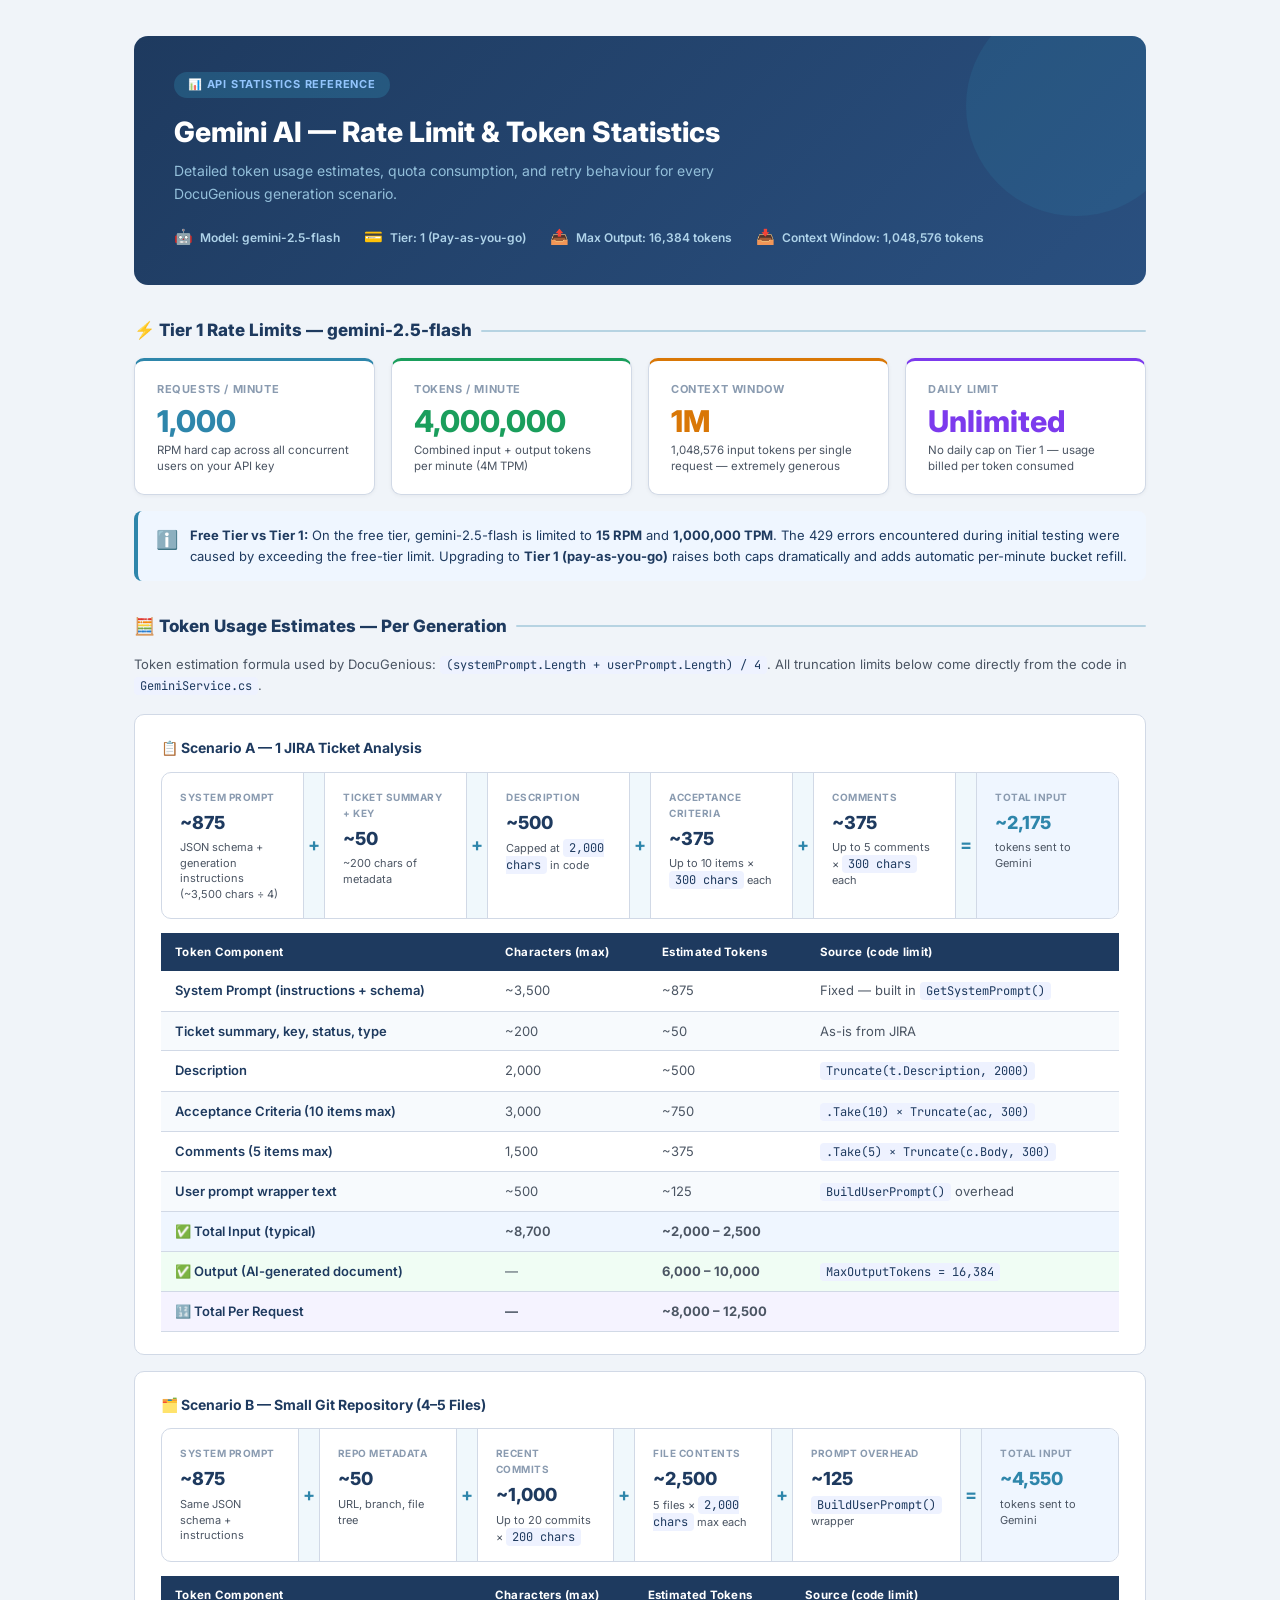
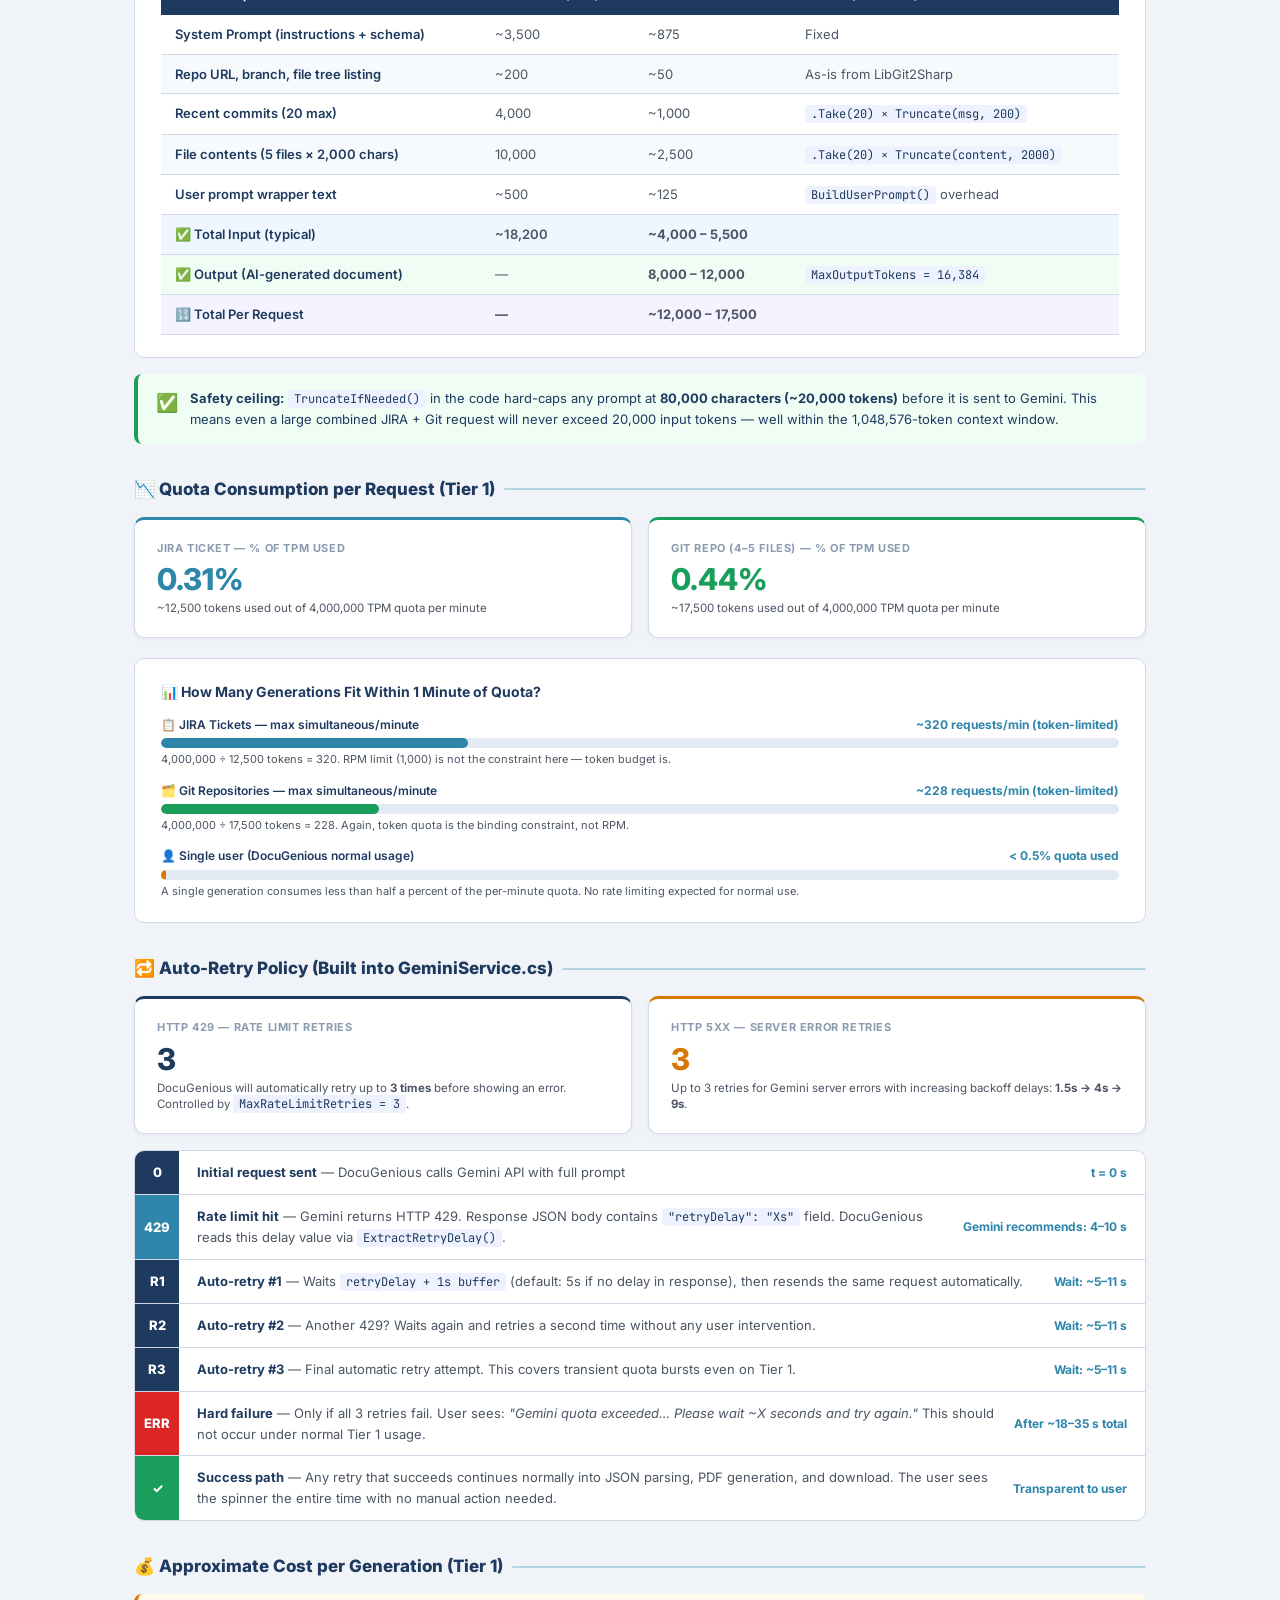
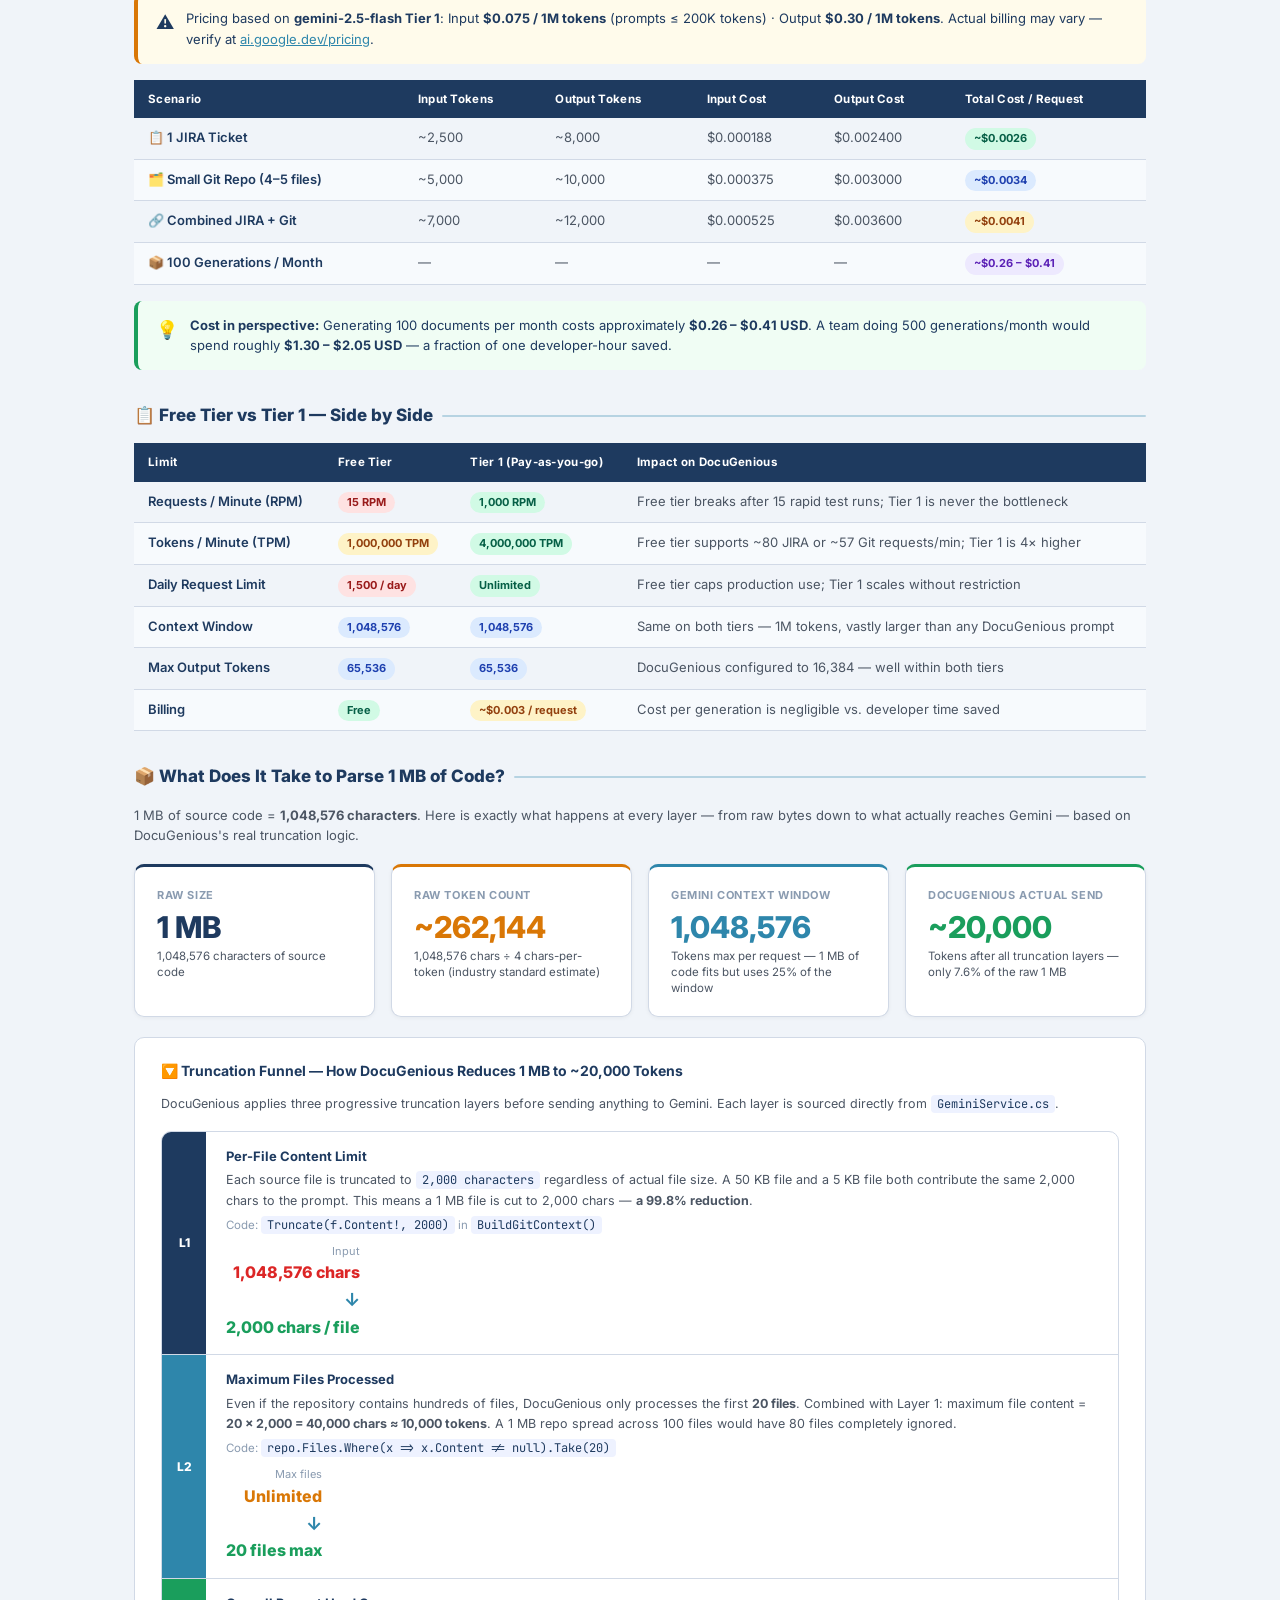
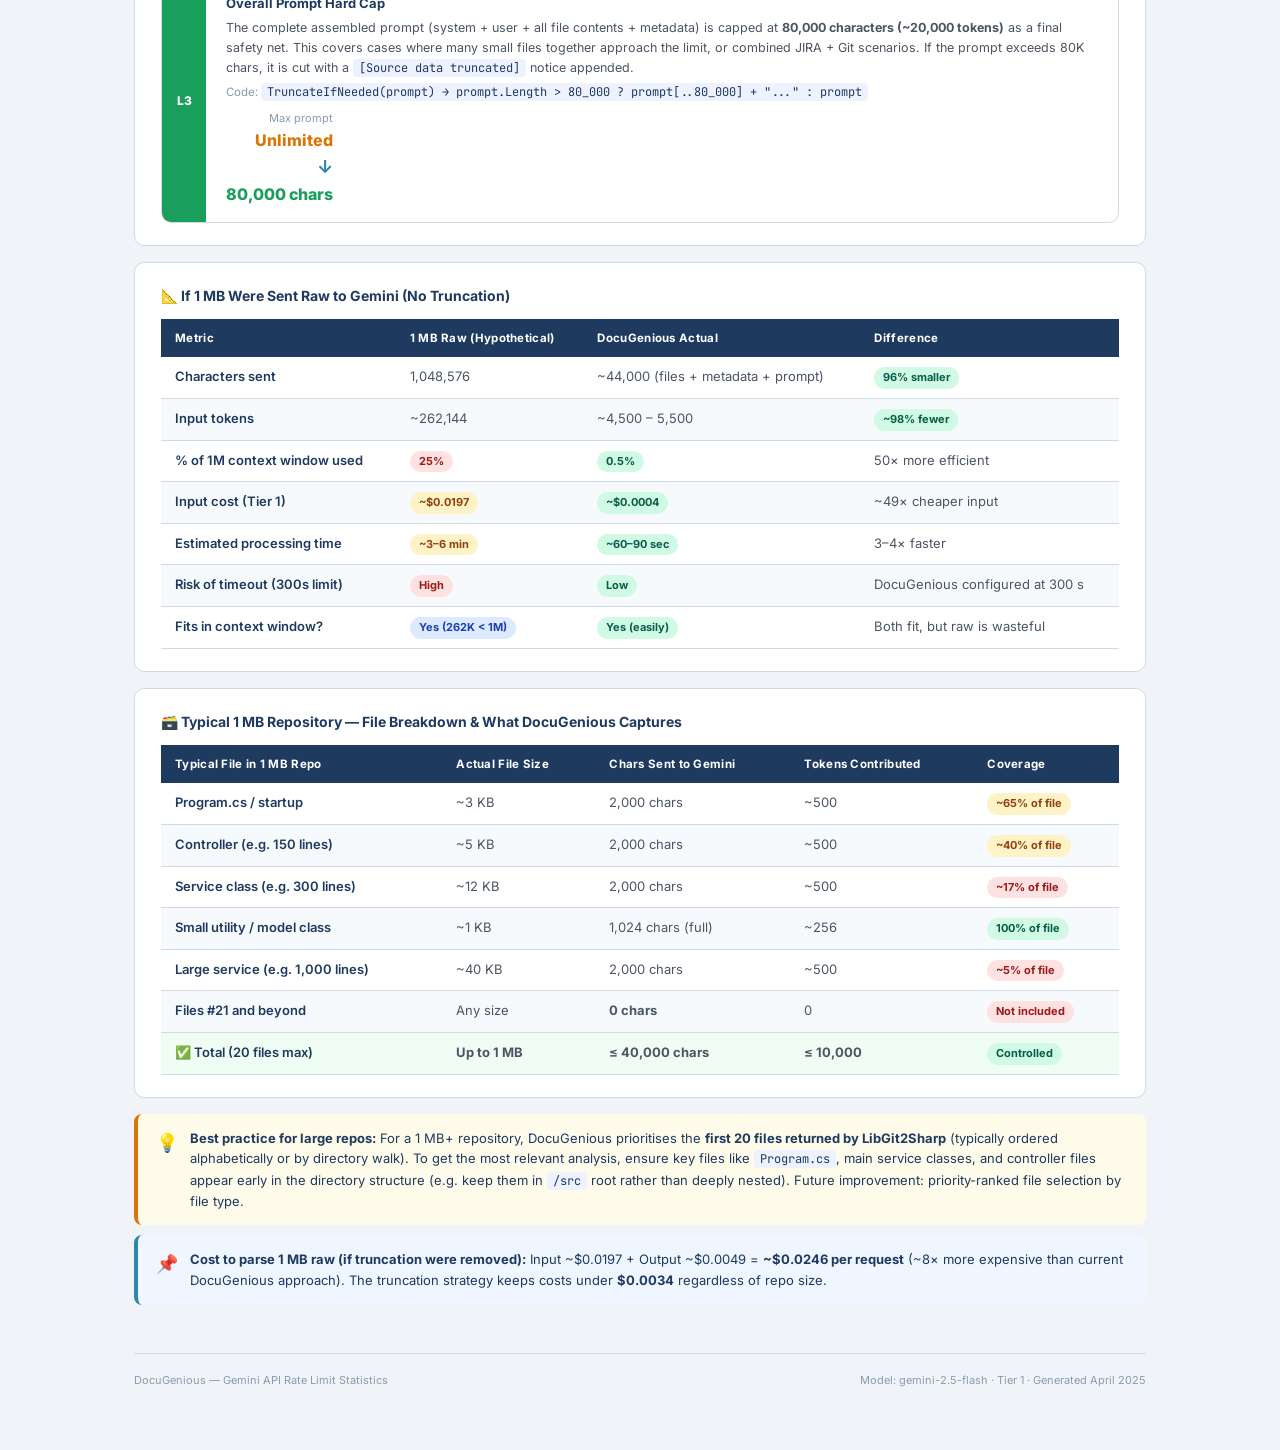
<file: docs/GeminiRateLimitStats.html>
<!DOCTYPE html>
<html lang="en">
<head>
<meta charset="UTF-8"/>
<meta name="viewport" content="width=device-width, initial-scale=1.0"/>
<title>DocuGenious – Gemini API Rate Limit Statistics</title>
<style>
  @import url('https://fonts.googleapis.com/css2?family=Inter:wght@400;500;600;700;800&family=JetBrains+Mono:wght@400;600&display=swap');

  :root {
    --primary:  #1E3A5F;
    --accent:   #2E86AB;
    --green:    #1A9E5C;
    --orange:   #D97706;
    --red:      #DC2626;
    --purple:   #7C3AED;
    --bg:       #F0F4F9;
    --white:    #FFFFFF;
    --gray:     #4B5563;
    --border:   #D1D9E6;
    --code-bg:  #1E1E2E;
    --code-fg:  #CDD6F4;
  }

  * { box-sizing: border-box; margin: 0; padding: 0; }

  body {
    font-family: 'Inter', Arial, sans-serif;
    background: var(--bg);
    color: var(--primary);
    font-size: 14px;
    line-height: 1.6;
  }

  /* ── Page wrapper ── */
  .page { max-width: 1060px; margin: 0 auto; padding: 36px 24px 60px; }

  /* ── Hero ── */
  .hero {
    background: linear-gradient(135deg, var(--primary) 0%, #2A5080 100%);
    border-radius: 14px;
    padding: 36px 40px;
    margin-bottom: 32px;
    position: relative;
    overflow: hidden;
  }
  .hero::after {
    content: '';
    position: absolute;
    right: -40px; top: -40px;
    width: 220px; height: 220px;
    background: rgba(46,134,171,0.18);
    border-radius: 50%;
  }
  .hero-badge {
    display: inline-block;
    background: rgba(46,134,171,0.35);
    color: #93C5FD;
    font-size: 11px;
    font-weight: 700;
    padding: 4px 14px;
    border-radius: 20px;
    letter-spacing: 0.8px;
    margin-bottom: 12px;
    text-transform: uppercase;
  }
  .hero h1 {
    font-size: 28px;
    font-weight: 800;
    color: #FFFFFF;
    margin-bottom: 6px;
  }
  .hero p {
    font-size: 14px;
    color: #93BFDA;
    max-width: 580px;
  }
  .hero-meta {
    margin-top: 20px;
    display: flex;
    gap: 24px;
    flex-wrap: wrap;
  }
  .hero-tag {
    display: flex;
    align-items: center;
    gap: 7px;
    font-size: 12px;
    font-weight: 600;
    color: #B0D4EA;
  }
  .hero-tag span { font-size: 15px; }

  /* ── Section title ── */
  .section-title {
    font-size: 17px;
    font-weight: 800;
    color: var(--primary);
    margin: 32px 0 14px;
    display: flex;
    align-items: center;
    gap: 9px;
  }
  .section-title::after {
    content: '';
    flex: 1;
    height: 2px;
    background: var(--accent);
    border-radius: 1px;
    opacity: 0.3;
  }

  /* ── Cards ── */
  .card-grid {
    display: grid;
    gap: 16px;
  }
  .card-grid.col-3 { grid-template-columns: repeat(3, 1fr); }
  .card-grid.col-2 { grid-template-columns: repeat(2, 1fr); }
  .card-grid.col-4 { grid-template-columns: repeat(4, 1fr); }

  .card {
    background: var(--white);
    border-radius: 10px;
    padding: 20px 22px;
    border: 1px solid var(--border);
    box-shadow: 0 1px 4px rgba(0,0,0,0.05);
  }
  .card.accent-top  { border-top: 3px solid var(--accent); }
  .card.green-top   { border-top: 3px solid var(--green); }
  .card.orange-top  { border-top: 3px solid var(--orange); }
  .card.red-top     { border-top: 3px solid var(--red); }
  .card.purple-top  { border-top: 3px solid var(--purple); }
  .card.primary-top { border-top: 3px solid var(--primary); }

  .card-label {
    font-size: 11px;
    font-weight: 700;
    text-transform: uppercase;
    letter-spacing: 0.6px;
    color: #8A9BB0;
    margin-bottom: 6px;
  }
  .card-value {
    font-size: 30px;
    font-weight: 800;
    line-height: 1.1;
    margin-bottom: 4px;
  }
  .card-value.accent  { color: var(--accent); }
  .card-value.green   { color: var(--green); }
  .card-value.orange  { color: var(--orange); }
  .card-value.purple  { color: var(--purple); }
  .card-value.primary { color: var(--primary); }
  .card-sub {
    font-size: 11.5px;
    color: var(--gray);
    line-height: 1.4;
    margin-top: 2px;
  }

  /* ── Info block ── */
  .info-block {
    background: var(--white);
    border: 1px solid var(--border);
    border-radius: 10px;
    padding: 22px 26px;
    margin-bottom: 16px;
  }
  .info-block h3 {
    font-size: 14px;
    font-weight: 700;
    color: var(--primary);
    margin-bottom: 12px;
    display: flex;
    align-items: center;
    gap: 8px;
  }

  /* ── Table ── */
  table {
    width: 100%;
    border-collapse: collapse;
    font-size: 13px;
  }
  thead tr {
    background: var(--primary);
  }
  thead th {
    padding: 10px 14px;
    color: white;
    font-weight: 700;
    text-align: left;
    font-size: 11.5px;
    letter-spacing: 0.3px;
  }
  tbody tr:nth-child(even) { background: #F7FAFD; }
  tbody tr:hover { background: #EEF4FB; }
  tbody td {
    padding: 9px 14px;
    border-bottom: 1px solid var(--border);
    color: var(--gray);
    vertical-align: top;
  }
  tbody td:first-child { font-weight: 600; color: var(--primary); }
  .tag {
    display: inline-block;
    padding: 2px 9px;
    border-radius: 12px;
    font-size: 11px;
    font-weight: 700;
  }
  .tag-green  { background: #D1FAE5; color: #065F46; }
  .tag-blue   { background: #DBEAFE; color: #1E40AF; }
  .tag-orange { background: #FEF3C7; color: #92400E; }
  .tag-red    { background: #FEE2E2; color: #991B1B; }
  .tag-purple { background: #EDE9FE; color: #5B21B6; }

  /* ── Token flow ── */
  .token-flow {
    display: flex;
    align-items: stretch;
    gap: 0;
    background: var(--white);
    border: 1px solid var(--border);
    border-radius: 10px;
    overflow: hidden;
    margin-bottom: 16px;
  }
  .tf-step {
    flex: 1;
    padding: 16px 18px;
    border-right: 1px solid var(--border);
  }
  .tf-step:last-child { border-right: none; }
  .tf-step-label {
    font-size: 10px;
    font-weight: 700;
    text-transform: uppercase;
    letter-spacing: 0.5px;
    color: #8A9BB0;
    margin-bottom: 4px;
  }
  .tf-step-value {
    font-size: 18px;
    font-weight: 800;
    color: var(--primary);
  }
  .tf-step-desc {
    font-size: 11px;
    color: var(--gray);
    margin-top: 3px;
    line-height: 1.4;
  }
  .tf-arrow {
    display: flex;
    align-items: center;
    padding: 0 4px;
    color: var(--accent);
    font-size: 18px;
    font-weight: 700;
    background: #F0F8FC;
    border-right: 1px solid var(--border);
  }

  /* ── Retry timeline ── */
  .retry-timeline {
    display: flex;
    flex-direction: column;
    gap: 0;
    background: var(--white);
    border: 1px solid var(--border);
    border-radius: 10px;
    overflow: hidden;
  }
  .rt-row {
    display: flex;
    align-items: stretch;
    border-bottom: 1px solid var(--border);
  }
  .rt-row:last-child { border-bottom: none; }
  .rt-num {
    width: 44px;
    background: var(--primary);
    display: flex;
    align-items: center;
    justify-content: center;
    font-size: 13px;
    font-weight: 800;
    color: white;
    flex-shrink: 0;
  }
  .rt-num.accent-bg { background: var(--accent); }
  .rt-num.green-bg  { background: var(--green); }
  .rt-num.red-bg    { background: var(--red); }
  .rt-body {
    flex: 1;
    padding: 11px 18px;
    display: flex;
    justify-content: space-between;
    align-items: center;
  }
  .rt-desc { font-size: 13px; color: var(--gray); }
  .rt-desc strong { color: var(--primary); }
  .rt-timing {
    font-size: 12px;
    font-weight: 700;
    color: var(--accent);
    white-space: nowrap;
    margin-left: 12px;
  }

  /* ── Code pill ── */
  code {
    font-family: 'JetBrains Mono', monospace;
    font-size: 12px;
    background: #EEF2FF;
    color: var(--primary);
    padding: 1px 6px;
    border-radius: 4px;
  }

  /* ── Alert ── */
  .alert {
    border-radius: 8px;
    padding: 14px 18px;
    font-size: 13px;
    display: flex;
    gap: 12px;
    align-items: flex-start;
    margin-bottom: 16px;
  }
  .alert-icon { font-size: 18px; flex-shrink: 0; margin-top: 1px; }
  .alert.blue  { background: #EFF6FF; border-left: 4px solid var(--accent); }
  .alert.green { background: #F0FDF4; border-left: 4px solid var(--green); }
  .alert.amber { background: #FFFBEB; border-left: 4px solid var(--orange); }
  .alert strong { color: var(--primary); }

  /* ── Progress bar ── */
  .quota-bar-row {
    display: flex;
    flex-direction: column;
    gap: 12px;
  }
  .qb-item {}
  .qb-header {
    display: flex;
    justify-content: space-between;
    font-size: 12px;
    margin-bottom: 4px;
  }
  .qb-label { font-weight: 600; color: var(--primary); }
  .qb-pct   { font-weight: 700; color: var(--accent); }
  .qb-track {
    height: 10px;
    background: #E2EAF4;
    border-radius: 5px;
    overflow: hidden;
  }
  .qb-fill {
    height: 100%;
    border-radius: 5px;
    background: var(--accent);
  }
  .qb-fill.green  { background: var(--green); }
  .qb-fill.orange { background: var(--orange); }
  .qb-note { font-size: 11px; color: var(--gray); margin-top: 3px; }

  /* ── Footer ── */
  .footer {
    margin-top: 48px;
    padding-top: 18px;
    border-top: 1px solid var(--border);
    display: flex;
    justify-content: space-between;
    align-items: center;
    font-size: 11px;
    color: #8A9BB0;
  }
</style>
</head>
<body>
<div class="page">

  <!-- ── HERO ── -->
  <div class="hero">
    <div class="hero-badge">📊 API Statistics Reference</div>
    <h1>Gemini AI — Rate Limit &amp; Token Statistics</h1>
    <p>Detailed token usage estimates, quota consumption, and retry behaviour for every DocuGenious generation scenario.</p>
    <div class="hero-meta">
      <div class="hero-tag"><span>🤖</span> Model: gemini-2.5-flash</div>
      <div class="hero-tag"><span>💳</span> Tier: 1 (Pay-as-you-go)</div>
      <div class="hero-tag"><span>📤</span> Max Output: 16,384 tokens</div>
      <div class="hero-tag"><span>📥</span> Context Window: 1,048,576 tokens</div>
    </div>
  </div>


  <!-- ══════════════════════════════════════════════
       SECTION 1 — TIER 1 RATE LIMITS
  ══════════════════════════════════════════════ -->
  <div class="section-title">⚡ Tier 1 Rate Limits — gemini-2.5-flash</div>

  <div class="card-grid col-4">
    <div class="card accent-top">
      <div class="card-label">Requests / Minute</div>
      <div class="card-value accent">1,000</div>
      <div class="card-sub">RPM hard cap across all concurrent users on your API key</div>
    </div>
    <div class="card green-top">
      <div class="card-label">Tokens / Minute</div>
      <div class="card-value green">4,000,000</div>
      <div class="card-sub">Combined input + output tokens per minute (4M TPM)</div>
    </div>
    <div class="card orange-top">
      <div class="card-label">Context Window</div>
      <div class="card-value orange">1M</div>
      <div class="card-sub">1,048,576 input tokens per single request — extremely generous</div>
    </div>
    <div class="card purple-top">
      <div class="card-label">Daily Limit</div>
      <div class="card-value purple">Unlimited</div>
      <div class="card-sub">No daily cap on Tier 1 — usage billed per token consumed</div>
    </div>
  </div>

  <div class="alert blue" style="margin-top:16px;">
    <div class="alert-icon">ℹ️</div>
    <div>
      <strong>Free Tier vs Tier 1:</strong> On the free tier, gemini-2.5-flash is limited to
      <strong>15 RPM</strong> and <strong>1,000,000 TPM</strong>. The 429 errors encountered during
      initial testing were caused by exceeding the free-tier limit. Upgrading to
      <strong>Tier 1 (pay-as-you-go)</strong> raises both caps dramatically and adds automatic per-minute bucket refill.
    </div>
  </div>


  <!-- ══════════════════════════════════════════════
       SECTION 2 — TOKEN USAGE PER SCENARIO
  ══════════════════════════════════════════════ -->
  <div class="section-title">🧮 Token Usage Estimates — Per Generation</div>

  <p style="color:var(--gray);font-size:13px;margin-bottom:18px;">
    Token estimation formula used by DocuGenious: <code>(systemPrompt.Length + userPrompt.Length) / 4</code>.
    All truncation limits below come directly from the code in <code>GeminiService.cs</code>.
  </p>

  <!-- JIRA Ticket -->
  <div class="info-block">
    <h3>📋 Scenario A — 1 JIRA Ticket Analysis</h3>

    <div class="token-flow" style="margin-bottom:14px;">
      <div class="tf-step">
        <div class="tf-step-label">System Prompt</div>
        <div class="tf-step-value">~875</div>
        <div class="tf-step-desc">JSON schema + generation instructions (~3,500 chars ÷ 4)</div>
      </div>
      <div class="tf-arrow">+</div>
      <div class="tf-step">
        <div class="tf-step-label">Ticket Summary + Key</div>
        <div class="tf-step-value">~50</div>
        <div class="tf-step-desc">~200 chars of metadata</div>
      </div>
      <div class="tf-arrow">+</div>
      <div class="tf-step">
        <div class="tf-step-label">Description</div>
        <div class="tf-step-value">~500</div>
        <div class="tf-step-desc">Capped at <code>2,000 chars</code> in code</div>
      </div>
      <div class="tf-arrow">+</div>
      <div class="tf-step">
        <div class="tf-step-label">Acceptance Criteria</div>
        <div class="tf-step-value">~375</div>
        <div class="tf-step-desc">Up to 10 items × <code>300 chars</code> each</div>
      </div>
      <div class="tf-arrow">+</div>
      <div class="tf-step">
        <div class="tf-step-label">Comments</div>
        <div class="tf-step-value">~375</div>
        <div class="tf-step-desc">Up to 5 comments × <code>300 chars</code> each</div>
      </div>
      <div class="tf-arrow">=</div>
      <div class="tf-step" style="background:#EFF6FF;">
        <div class="tf-step-label">Total Input</div>
        <div class="tf-step-value" style="color:var(--accent);">~2,175</div>
        <div class="tf-step-desc">tokens sent to Gemini</div>
      </div>
    </div>

    <table>
      <thead>
        <tr>
          <th>Token Component</th>
          <th>Characters (max)</th>
          <th>Estimated Tokens</th>
          <th>Source (code limit)</th>
        </tr>
      </thead>
      <tbody>
        <tr>
          <td>System Prompt (instructions + schema)</td>
          <td>~3,500</td>
          <td>~875</td>
          <td>Fixed — built in <code>GetSystemPrompt()</code></td>
        </tr>
        <tr>
          <td>Ticket summary, key, status, type</td>
          <td>~200</td>
          <td>~50</td>
          <td>As-is from JIRA</td>
        </tr>
        <tr>
          <td>Description</td>
          <td>2,000</td>
          <td>~500</td>
          <td><code>Truncate(t.Description, 2000)</code></td>
        </tr>
        <tr>
          <td>Acceptance Criteria (10 items max)</td>
          <td>3,000</td>
          <td>~750</td>
          <td><code>.Take(10) × Truncate(ac, 300)</code></td>
        </tr>
        <tr>
          <td>Comments (5 items max)</td>
          <td>1,500</td>
          <td>~375</td>
          <td><code>.Take(5) × Truncate(c.Body, 300)</code></td>
        </tr>
        <tr>
          <td>User prompt wrapper text</td>
          <td>~500</td>
          <td>~125</td>
          <td><code>BuildUserPrompt()</code> overhead</td>
        </tr>
        <tr style="background:#EFF6FF; font-weight:600;">
          <td>✅ Total Input (typical)</td>
          <td>~8,700</td>
          <td><strong>~2,000 – 2,500</strong></td>
          <td></td>
        </tr>
        <tr style="background:#F0FDF4;">
          <td>✅ Output (AI-generated document)</td>
          <td>—</td>
          <td><strong>6,000 – 10,000</strong></td>
          <td><code>MaxOutputTokens = 16,384</code></td>
        </tr>
        <tr style="background:#F5F3FF; font-weight:700;">
          <td>🔢 Total Per Request</td>
          <td>—</td>
          <td><strong>~8,000 – 12,500</strong></td>
          <td></td>
        </tr>
      </tbody>
    </table>
  </div>

  <!-- Git Repo -->
  <div class="info-block">
    <h3>🗂️ Scenario B — Small Git Repository (4–5 Files)</h3>

    <div class="token-flow" style="margin-bottom:14px;">
      <div class="tf-step">
        <div class="tf-step-label">System Prompt</div>
        <div class="tf-step-value">~875</div>
        <div class="tf-step-desc">Same JSON schema + instructions</div>
      </div>
      <div class="tf-arrow">+</div>
      <div class="tf-step">
        <div class="tf-step-label">Repo Metadata</div>
        <div class="tf-step-value">~50</div>
        <div class="tf-step-desc">URL, branch, file tree</div>
      </div>
      <div class="tf-arrow">+</div>
      <div class="tf-step">
        <div class="tf-step-label">Recent Commits</div>
        <div class="tf-step-value">~1,000</div>
        <div class="tf-step-desc">Up to 20 commits × <code>200 chars</code></div>
      </div>
      <div class="tf-arrow">+</div>
      <div class="tf-step">
        <div class="tf-step-label">File Contents</div>
        <div class="tf-step-value">~2,500</div>
        <div class="tf-step-desc">5 files × <code>2,000 chars</code> max each</div>
      </div>
      <div class="tf-arrow">+</div>
      <div class="tf-step">
        <div class="tf-step-label">Prompt Overhead</div>
        <div class="tf-step-value">~125</div>
        <div class="tf-step-desc"><code>BuildUserPrompt()</code> wrapper</div>
      </div>
      <div class="tf-arrow">=</div>
      <div class="tf-step" style="background:#EFF6FF;">
        <div class="tf-step-label">Total Input</div>
        <div class="tf-step-value" style="color:var(--accent);">~4,550</div>
        <div class="tf-step-desc">tokens sent to Gemini</div>
      </div>
    </div>

    <table>
      <thead>
        <tr>
          <th>Token Component</th>
          <th>Characters (max)</th>
          <th>Estimated Tokens</th>
          <th>Source (code limit)</th>
        </tr>
      </thead>
      <tbody>
        <tr>
          <td>System Prompt (instructions + schema)</td>
          <td>~3,500</td>
          <td>~875</td>
          <td>Fixed</td>
        </tr>
        <tr>
          <td>Repo URL, branch, file tree listing</td>
          <td>~200</td>
          <td>~50</td>
          <td>As-is from LibGit2Sharp</td>
        </tr>
        <tr>
          <td>Recent commits (20 max)</td>
          <td>4,000</td>
          <td>~1,000</td>
          <td><code>.Take(20) × Truncate(msg, 200)</code></td>
        </tr>
        <tr>
          <td>File contents (5 files × 2,000 chars)</td>
          <td>10,000</td>
          <td>~2,500</td>
          <td><code>.Take(20) × Truncate(content, 2000)</code></td>
        </tr>
        <tr>
          <td>User prompt wrapper text</td>
          <td>~500</td>
          <td>~125</td>
          <td><code>BuildUserPrompt()</code> overhead</td>
        </tr>
        <tr style="background:#EFF6FF; font-weight:600;">
          <td>✅ Total Input (typical)</td>
          <td>~18,200</td>
          <td><strong>~4,000 – 5,500</strong></td>
          <td></td>
        </tr>
        <tr style="background:#F0FDF4;">
          <td>✅ Output (AI-generated document)</td>
          <td>—</td>
          <td><strong>8,000 – 12,000</strong></td>
          <td><code>MaxOutputTokens = 16,384</code></td>
        </tr>
        <tr style="background:#F5F3FF; font-weight:700;">
          <td>🔢 Total Per Request</td>
          <td>—</td>
          <td><strong>~12,000 – 17,500</strong></td>
          <td></td>
        </tr>
      </tbody>
    </table>
  </div>

  <div class="alert green">
    <div class="alert-icon">✅</div>
    <div>
      <strong>Safety ceiling:</strong> <code>TruncateIfNeeded()</code> in the code hard-caps any prompt at
      <strong>80,000 characters (~20,000 tokens)</strong> before it is sent to Gemini.
      This means even a large combined JIRA + Git request will never exceed 20,000 input tokens —
      well within the 1,048,576-token context window.
    </div>
  </div>


  <!-- ══════════════════════════════════════════════
       SECTION 3 — QUOTA CONSUMPTION
  ══════════════════════════════════════════════ -->
  <div class="section-title">📉 Quota Consumption per Request (Tier 1)</div>

  <div class="card-grid col-2" style="margin-bottom:20px;">
    <div class="card accent-top">
      <div class="card-label">JIRA Ticket — % of TPM Used</div>
      <div class="card-value accent">0.31%</div>
      <div class="card-sub">~12,500 tokens used out of 4,000,000 TPM quota per minute</div>
    </div>
    <div class="card green-top">
      <div class="card-label">Git Repo (4–5 files) — % of TPM Used</div>
      <div class="card-value green">0.44%</div>
      <div class="card-sub">~17,500 tokens used out of 4,000,000 TPM quota per minute</div>
    </div>
  </div>

  <div class="info-block">
    <h3>📊 How Many Generations Fit Within 1 Minute of Quota?</h3>
    <div class="quota-bar-row">

      <div class="qb-item">
        <div class="qb-header">
          <span class="qb-label">📋 JIRA Tickets — max simultaneous/minute</span>
          <span class="qb-pct">~320 requests/min (token-limited)</span>
        </div>
        <div class="qb-track"><div class="qb-fill" style="width:32%;"></div></div>
        <div class="qb-note">4,000,000 ÷ 12,500 tokens = 320. RPM limit (1,000) is not the constraint here — token budget is.</div>
      </div>

      <div class="qb-item">
        <div class="qb-header">
          <span class="qb-label">🗂️ Git Repositories — max simultaneous/minute</span>
          <span class="qb-pct">~228 requests/min (token-limited)</span>
        </div>
        <div class="qb-track"><div class="qb-fill green" style="width:22.8%;"></div></div>
        <div class="qb-note">4,000,000 ÷ 17,500 tokens = 228. Again, token quota is the binding constraint, not RPM.</div>
      </div>

      <div class="qb-item">
        <div class="qb-header">
          <span class="qb-label">👤 Single user (DocuGenious normal usage)</span>
          <span class="qb-pct">&lt; 0.5% quota used</span>
        </div>
        <div class="qb-track"><div class="qb-fill orange" style="width:0.5%;"></div></div>
        <div class="qb-note">A single generation consumes less than half a percent of the per-minute quota. No rate limiting expected for normal use.</div>
      </div>

    </div>
  </div>


  <!-- ══════════════════════════════════════════════
       SECTION 4 — RETRY POLICY
  ══════════════════════════════════════════════ -->
  <div class="section-title">🔁 Auto-Retry Policy (Built into GeminiService.cs)</div>

  <div class="card-grid col-2" style="margin-bottom:16px;">
    <div class="card primary-top">
      <div class="card-label">HTTP 429 — Rate Limit Retries</div>
      <div class="card-value primary">3</div>
      <div class="card-sub">DocuGenious will automatically retry up to <strong>3 times</strong> before showing an error. Controlled by <code>MaxRateLimitRetries = 3</code>.</div>
    </div>
    <div class="card orange-top">
      <div class="card-label">HTTP 5xx — Server Error Retries</div>
      <div class="card-value orange">3</div>
      <div class="card-sub">Up to 3 retries for Gemini server errors with increasing backoff delays: <strong>1.5s → 4s → 9s</strong>.</div>
    </div>
  </div>

  <div class="retry-timeline">
    <div class="rt-row">
      <div class="rt-num">0</div>
      <div class="rt-body">
        <div class="rt-desc"><strong>Initial request sent</strong> — DocuGenious calls Gemini API with full prompt</div>
        <div class="rt-timing">t = 0 s</div>
      </div>
    </div>
    <div class="rt-row">
      <div class="rt-num accent-bg">429</div>
      <div class="rt-body">
        <div class="rt-desc"><strong>Rate limit hit</strong> — Gemini returns HTTP 429. Response JSON body contains <code>"retryDelay": "Xs"</code> field. DocuGenious reads this delay value via <code>ExtractRetryDelay()</code>.</div>
        <div class="rt-timing">Gemini recommends: 4–10 s</div>
      </div>
    </div>
    <div class="rt-row">
      <div class="rt-num">R1</div>
      <div class="rt-body">
        <div class="rt-desc"><strong>Auto-retry #1</strong> — Waits <code>retryDelay + 1s buffer</code> (default: 5s if no delay in response), then resends the same request automatically.</div>
        <div class="rt-timing">Wait: ~5–11 s</div>
      </div>
    </div>
    <div class="rt-row">
      <div class="rt-num">R2</div>
      <div class="rt-body">
        <div class="rt-desc"><strong>Auto-retry #2</strong> — Another 429? Waits again and retries a second time without any user intervention.</div>
        <div class="rt-timing">Wait: ~5–11 s</div>
      </div>
    </div>
    <div class="rt-row">
      <div class="rt-num">R3</div>
      <div class="rt-body">
        <div class="rt-desc"><strong>Auto-retry #3</strong> — Final automatic retry attempt. This covers transient quota bursts even on Tier 1.</div>
        <div class="rt-timing">Wait: ~5–11 s</div>
      </div>
    </div>
    <div class="rt-row">
      <div class="rt-num red-bg">ERR</div>
      <div class="rt-body">
        <div class="rt-desc"><strong>Hard failure</strong> — Only if all 3 retries fail. User sees: <em>"Gemini quota exceeded… Please wait ~X seconds and try again."</em> This should not occur under normal Tier 1 usage.</div>
        <div class="rt-timing">After ~18–35 s total</div>
      </div>
    </div>
    <div class="rt-row">
      <div class="rt-num green-bg">✓</div>
      <div class="rt-body">
        <div class="rt-desc"><strong>Success path</strong> — Any retry that succeeds continues normally into JSON parsing, PDF generation, and download. The user sees the spinner the entire time with no manual action needed.</div>
        <div class="rt-timing">Transparent to user</div>
      </div>
    </div>
  </div>


  <!-- ══════════════════════════════════════════════
       SECTION 5 — COST ESTIMATE
  ══════════════════════════════════════════════ -->
  <div class="section-title">💰 Approximate Cost per Generation (Tier 1)</div>

  <div class="alert amber">
    <div class="alert-icon">⚠️</div>
    <div>
      Pricing based on <strong>gemini-2.5-flash Tier 1</strong>:
      Input <strong>$0.075 / 1M tokens</strong> (prompts ≤ 200K tokens) ·
      Output <strong>$0.30 / 1M tokens</strong>.
      Actual billing may vary — verify at
      <a href="https://ai.google.dev/pricing" target="_blank" style="color:var(--accent);">ai.google.dev/pricing</a>.
    </div>
  </div>

  <table>
    <thead>
      <tr>
        <th>Scenario</th>
        <th>Input Tokens</th>
        <th>Output Tokens</th>
        <th>Input Cost</th>
        <th>Output Cost</th>
        <th>Total Cost / Request</th>
      </tr>
    </thead>
    <tbody>
      <tr>
        <td>📋 1 JIRA Ticket</td>
        <td>~2,500</td>
        <td>~8,000</td>
        <td>$0.000188</td>
        <td>$0.002400</td>
        <td><span class="tag tag-green">~$0.0026</span></td>
      </tr>
      <tr>
        <td>🗂️ Small Git Repo (4–5 files)</td>
        <td>~5,000</td>
        <td>~10,000</td>
        <td>$0.000375</td>
        <td>$0.003000</td>
        <td><span class="tag tag-blue">~$0.0034</span></td>
      </tr>
      <tr>
        <td>🔗 Combined JIRA + Git</td>
        <td>~7,000</td>
        <td>~12,000</td>
        <td>$0.000525</td>
        <td>$0.003600</td>
        <td><span class="tag tag-orange">~$0.0041</span></td>
      </tr>
      <tr>
        <td>📦 100 Generations / Month</td>
        <td>—</td>
        <td>—</td>
        <td>—</td>
        <td>—</td>
        <td><span class="tag tag-purple">~$0.26 – $0.41</span></td>
      </tr>
    </tbody>
  </table>

  <div class="alert green" style="margin-top:16px;">
    <div class="alert-icon">💡</div>
    <div>
      <strong>Cost in perspective:</strong> Generating 100 documents per month costs approximately
      <strong>$0.26 – $0.41 USD</strong>. A team doing 500 generations/month would spend roughly
      <strong>$1.30 – $2.05 USD</strong> — a fraction of one developer-hour saved.
    </div>
  </div>


  <!-- ══════════════════════════════════════════════
       SECTION 6 — QUICK COMPARISON TABLE
  ══════════════════════════════════════════════ -->
  <div class="section-title">📋 Free Tier vs Tier 1 — Side by Side</div>

  <table>
    <thead>
      <tr>
        <th>Limit</th>
        <th>Free Tier</th>
        <th>Tier 1 (Pay-as-you-go)</th>
        <th>Impact on DocuGenious</th>
      </tr>
    </thead>
    <tbody>
      <tr>
        <td>Requests / Minute (RPM)</td>
        <td><span class="tag tag-red">15 RPM</span></td>
        <td><span class="tag tag-green">1,000 RPM</span></td>
        <td>Free tier breaks after 15 rapid test runs; Tier 1 is never the bottleneck</td>
      </tr>
      <tr>
        <td>Tokens / Minute (TPM)</td>
        <td><span class="tag tag-orange">1,000,000 TPM</span></td>
        <td><span class="tag tag-green">4,000,000 TPM</span></td>
        <td>Free tier supports ~80 JIRA or ~57 Git requests/min; Tier 1 is 4× higher</td>
      </tr>
      <tr>
        <td>Daily Request Limit</td>
        <td><span class="tag tag-red">1,500 / day</span></td>
        <td><span class="tag tag-green">Unlimited</span></td>
        <td>Free tier caps production use; Tier 1 scales without restriction</td>
      </tr>
      <tr>
        <td>Context Window</td>
        <td><span class="tag tag-blue">1,048,576</span></td>
        <td><span class="tag tag-blue">1,048,576</span></td>
        <td>Same on both tiers — 1M tokens, vastly larger than any DocuGenious prompt</td>
      </tr>
      <tr>
        <td>Max Output Tokens</td>
        <td><span class="tag tag-blue">65,536</span></td>
        <td><span class="tag tag-blue">65,536</span></td>
        <td>DocuGenious configured to 16,384 — well within both tiers</td>
      </tr>
      <tr>
        <td>Billing</td>
        <td><span class="tag tag-green">Free</span></td>
        <td><span class="tag tag-orange">~$0.003 / request</span></td>
        <td>Cost per generation is negligible vs. developer time saved</td>
      </tr>
    </tbody>
  </table>


  <!-- ══════════════════════════════════════════════
       SECTION 7 — PARSING 1 MB OF CODE
  ══════════════════════════════════════════════ -->
  <div class="section-title">📦 What Does It Take to Parse 1 MB of Code?</div>

  <p style="color:var(--gray);font-size:13px;margin-bottom:18px;">
    1 MB of source code = <strong>1,048,576 characters</strong>. Here is exactly what happens at every layer —
    from raw bytes down to what actually reaches Gemini — based on DocuGenious's real truncation logic.
  </p>

  <!-- Raw numbers -->
  <div class="card-grid col-4" style="margin-bottom:20px;">
    <div class="card primary-top">
      <div class="card-label">Raw Size</div>
      <div class="card-value primary">1 MB</div>
      <div class="card-sub">1,048,576 characters of source code</div>
    </div>
    <div class="card orange-top">
      <div class="card-label">Raw Token Count</div>
      <div class="card-value orange">~262,144</div>
      <div class="card-sub">1,048,576 chars ÷ 4 chars-per-token (industry standard estimate)</div>
    </div>
    <div class="card accent-top">
      <div class="card-label">Gemini Context Window</div>
      <div class="card-value accent">1,048,576</div>
      <div class="card-sub">Tokens max per request — 1 MB of code fits but uses 25% of the window</div>
    </div>
    <div class="card green-top">
      <div class="card-label">DocuGenious Actual Send</div>
      <div class="card-value green">~20,000</div>
      <div class="card-sub">Tokens after all truncation layers — only 7.6% of the raw 1 MB</div>
    </div>
  </div>

  <!-- Truncation funnel -->
  <div class="info-block" style="margin-bottom:16px;">
    <h3>🔽 Truncation Funnel — How DocuGenious Reduces 1 MB to ~20,000 Tokens</h3>
    <p style="font-size:12.5px;color:var(--gray);margin-bottom:16px;">
      DocuGenious applies three progressive truncation layers before sending anything to Gemini.
      Each layer is sourced directly from <code>GeminiService.cs</code>.
    </p>

    <div style="display:flex;flex-direction:column;gap:0;border:1px solid var(--border);border-radius:10px;overflow:hidden;">

      <!-- Layer 1 -->
      <div style="display:flex;align-items:stretch;border-bottom:1px solid var(--border);">
        <div style="width:44px;background:var(--primary);display:flex;align-items:center;justify-content:center;font-size:12px;font-weight:800;color:white;flex-shrink:0;">L1</div>
        <div style="flex:1;padding:14px 20px;">
          <div style="display:flex;justify-content:space-between;align-items:flex-start;flex-wrap:wrap;gap:8px;">
            <div>
              <div style="font-size:13px;font-weight:700;color:var(--primary);margin-bottom:4px;">Per-File Content Limit</div>
              <div style="font-size:12.5px;color:var(--gray);">
                Each source file is truncated to <code>2,000 characters</code> regardless of actual file size.
                A 50 KB file and a 5 KB file both contribute the same 2,000 chars to the prompt.
                This means a 1 MB file is cut to 2,000 chars — <strong>a 99.8% reduction</strong>.
              </div>
              <div style="font-size:11.5px;color:#8A9BB0;margin-top:5px;">Code: <code>Truncate(f.Content!, 2000)</code> in <code>BuildGitContext()</code></div>
            </div>
            <div style="text-align:right;white-space:nowrap;">
              <div style="font-size:11px;color:#8A9BB0;">Input</div>
              <div style="font-size:16px;font-weight:800;color:var(--red);">1,048,576 chars</div>
              <div style="font-size:18px;color:var(--accent);font-weight:700;">↓</div>
              <div style="font-size:16px;font-weight:800;color:var(--green);">2,000 chars / file</div>
            </div>
          </div>
        </div>
      </div>

      <!-- Layer 2 -->
      <div style="display:flex;align-items:stretch;border-bottom:1px solid var(--border);">
        <div style="width:44px;background:var(--accent);display:flex;align-items:center;justify-content:center;font-size:12px;font-weight:800;color:white;flex-shrink:0;">L2</div>
        <div style="flex:1;padding:14px 20px;">
          <div style="display:flex;justify-content:space-between;align-items:flex-start;flex-wrap:wrap;gap:8px;">
            <div>
              <div style="font-size:13px;font-weight:700;color:var(--primary);margin-bottom:4px;">Maximum Files Processed</div>
              <div style="font-size:12.5px;color:var(--gray);">
                Even if the repository contains hundreds of files, DocuGenious only processes
                the first <strong>20 files</strong>. Combined with Layer 1:
                maximum file content = <strong>20 × 2,000 = 40,000 chars ≈ 10,000 tokens</strong>.
                A 1 MB repo spread across 100 files would have 80 files completely ignored.
              </div>
              <div style="font-size:11.5px;color:#8A9BB0;margin-top:5px;">Code: <code>repo.Files.Where(x => x.Content != null).Take(20)</code></div>
            </div>
            <div style="text-align:right;white-space:nowrap;">
              <div style="font-size:11px;color:#8A9BB0;">Max files</div>
              <div style="font-size:16px;font-weight:800;color:var(--orange);">Unlimited</div>
              <div style="font-size:18px;color:var(--accent);font-weight:700;">↓</div>
              <div style="font-size:16px;font-weight:800;color:var(--green);">20 files max</div>
            </div>
          </div>
        </div>
      </div>

      <!-- Layer 3 -->
      <div style="display:flex;align-items:stretch;">
        <div style="width:44px;background:var(--green);display:flex;align-items:center;justify-content:center;font-size:12px;font-weight:800;color:white;flex-shrink:0;">L3</div>
        <div style="flex:1;padding:14px 20px;">
          <div style="display:flex;justify-content:space-between;align-items:flex-start;flex-wrap:wrap;gap:8px;">
            <div>
              <div style="font-size:13px;font-weight:700;color:var(--primary);margin-bottom:4px;">Overall Prompt Hard Cap</div>
              <div style="font-size:12.5px;color:var(--gray);">
                The complete assembled prompt (system + user + all file contents + metadata) is capped at
                <strong>80,000 characters (~20,000 tokens)</strong> as a final safety net.
                This covers cases where many small files together approach the limit, or combined JIRA + Git scenarios.
                If the prompt exceeds 80K chars, it is cut with a <code>[Source data truncated]</code> notice appended.
              </div>
              <div style="font-size:11.5px;color:#8A9BB0;margin-top:5px;">Code: <code>TruncateIfNeeded(prompt) → prompt.Length > 80_000 ? prompt[..80_000] + "..." : prompt</code></div>
            </div>
            <div style="text-align:right;white-space:nowrap;">
              <div style="font-size:11px;color:#8A9BB0;">Max prompt</div>
              <div style="font-size:16px;font-weight:800;color:var(--orange);">Unlimited</div>
              <div style="font-size:18px;color:var(--accent);font-weight:700;">↓</div>
              <div style="font-size:16px;font-weight:800;color:var(--green);">80,000 chars</div>
            </div>
          </div>
        </div>
      </div>

    </div>
  </div>

  <!-- What if sent raw -->
  <div class="info-block" style="margin-bottom:16px;">
    <h3>📐 If 1 MB Were Sent Raw to Gemini (No Truncation)</h3>
    <table>
      <thead>
        <tr>
          <th>Metric</th>
          <th>1 MB Raw (Hypothetical)</th>
          <th>DocuGenious Actual</th>
          <th>Difference</th>
        </tr>
      </thead>
      <tbody>
        <tr>
          <td>Characters sent</td>
          <td>1,048,576</td>
          <td>~44,000 (files + metadata + prompt)</td>
          <td><span class="tag tag-green">96% smaller</span></td>
        </tr>
        <tr>
          <td>Input tokens</td>
          <td>~262,144</td>
          <td>~4,500 – 5,500</td>
          <td><span class="tag tag-green">~98% fewer</span></td>
        </tr>
        <tr>
          <td>% of 1M context window used</td>
          <td><span class="tag tag-red">25%</span></td>
          <td><span class="tag tag-green">0.5%</span></td>
          <td>50× more efficient</td>
        </tr>
        <tr>
          <td>Input cost (Tier 1)</td>
          <td><span class="tag tag-orange">~$0.0197</span></td>
          <td><span class="tag tag-green">~$0.0004</span></td>
          <td>~49× cheaper input</td>
        </tr>
        <tr>
          <td>Estimated processing time</td>
          <td><span class="tag tag-orange">~3–6 min</span></td>
          <td><span class="tag tag-green">~60–90 sec</span></td>
          <td>3–4× faster</td>
        </tr>
        <tr>
          <td>Risk of timeout (300s limit)</td>
          <td><span class="tag tag-red">High</span></td>
          <td><span class="tag tag-green">Low</span></td>
          <td>DocuGenious configured at 300 s</td>
        </tr>
        <tr>
          <td>Fits in context window?</td>
          <td><span class="tag tag-blue">Yes (262K &lt; 1M)</span></td>
          <td><span class="tag tag-green">Yes (easily)</span></td>
          <td>Both fit, but raw is wasteful</td>
        </tr>
      </tbody>
    </table>
  </div>

  <!-- Breakdown of files in 1 MB -->
  <div class="info-block" style="margin-bottom:16px;">
    <h3>🗃️ Typical 1 MB Repository — File Breakdown &amp; What DocuGenious Captures</h3>
    <table>
      <thead>
        <tr>
          <th>Typical File in 1 MB Repo</th>
          <th>Actual File Size</th>
          <th>Chars Sent to Gemini</th>
          <th>Tokens Contributed</th>
          <th>Coverage</th>
        </tr>
      </thead>
      <tbody>
        <tr>
          <td>Program.cs / startup</td>
          <td>~3 KB</td>
          <td>2,000 chars</td>
          <td>~500</td>
          <td><span class="tag tag-orange">~65% of file</span></td>
        </tr>
        <tr>
          <td>Controller (e.g. 150 lines)</td>
          <td>~5 KB</td>
          <td>2,000 chars</td>
          <td>~500</td>
          <td><span class="tag tag-orange">~40% of file</span></td>
        </tr>
        <tr>
          <td>Service class (e.g. 300 lines)</td>
          <td>~12 KB</td>
          <td>2,000 chars</td>
          <td>~500</td>
          <td><span class="tag tag-red">~17% of file</span></td>
        </tr>
        <tr>
          <td>Small utility / model class</td>
          <td>~1 KB</td>
          <td>1,024 chars (full)</td>
          <td>~256</td>
          <td><span class="tag tag-green">100% of file</span></td>
        </tr>
        <tr>
          <td>Large service (e.g. 1,000 lines)</td>
          <td>~40 KB</td>
          <td>2,000 chars</td>
          <td>~500</td>
          <td><span class="tag tag-red">~5% of file</span></td>
        </tr>
        <tr>
          <td>Files #21 and beyond</td>
          <td>Any size</td>
          <td><strong>0 chars</strong></td>
          <td>0</td>
          <td><span class="tag tag-red">Not included</span></td>
        </tr>
        <tr style="background:#F0FDF4;font-weight:700;">
          <td>✅ Total (20 files max)</td>
          <td>Up to 1 MB</td>
          <td><strong>≤ 40,000 chars</strong></td>
          <td><strong>≤ 10,000</strong></td>
          <td><span class="tag tag-green">Controlled</span></td>
        </tr>
      </tbody>
    </table>
  </div>

  <!-- Recommendation -->
  <div class="alert amber" style="margin-bottom:10px;">
    <div class="alert-icon">💡</div>
    <div>
      <strong>Best practice for large repos:</strong> For a 1 MB+ repository, DocuGenious prioritises the
      <strong>first 20 files returned by LibGit2Sharp</strong> (typically ordered alphabetically or by directory walk).
      To get the most relevant analysis, ensure key files like <code>Program.cs</code>, main service classes,
      and controller files appear early in the directory structure (e.g. keep them in <code>/src</code> root
      rather than deeply nested). Future improvement: priority-ranked file selection by file type.
    </div>
  </div>

  <div class="alert blue">
    <div class="alert-icon">📌</div>
    <div>
      <strong>Cost to parse 1 MB raw (if truncation were removed):</strong>
      Input ~$0.0197 + Output ~$0.0049 = <strong>~$0.0246 per request</strong> (~8× more expensive than current DocuGenious approach).
      The truncation strategy keeps costs under <strong>$0.0034</strong> regardless of repo size.
    </div>
  </div>


  <!-- Footer -->
  <div class="footer">
    <span>DocuGenious — Gemini API Rate Limit Statistics</span>
    <span>Model: gemini-2.5-flash · Tier 1 · Generated April 2025</span>
  </div>

</div>
</body>
</html>
</file>
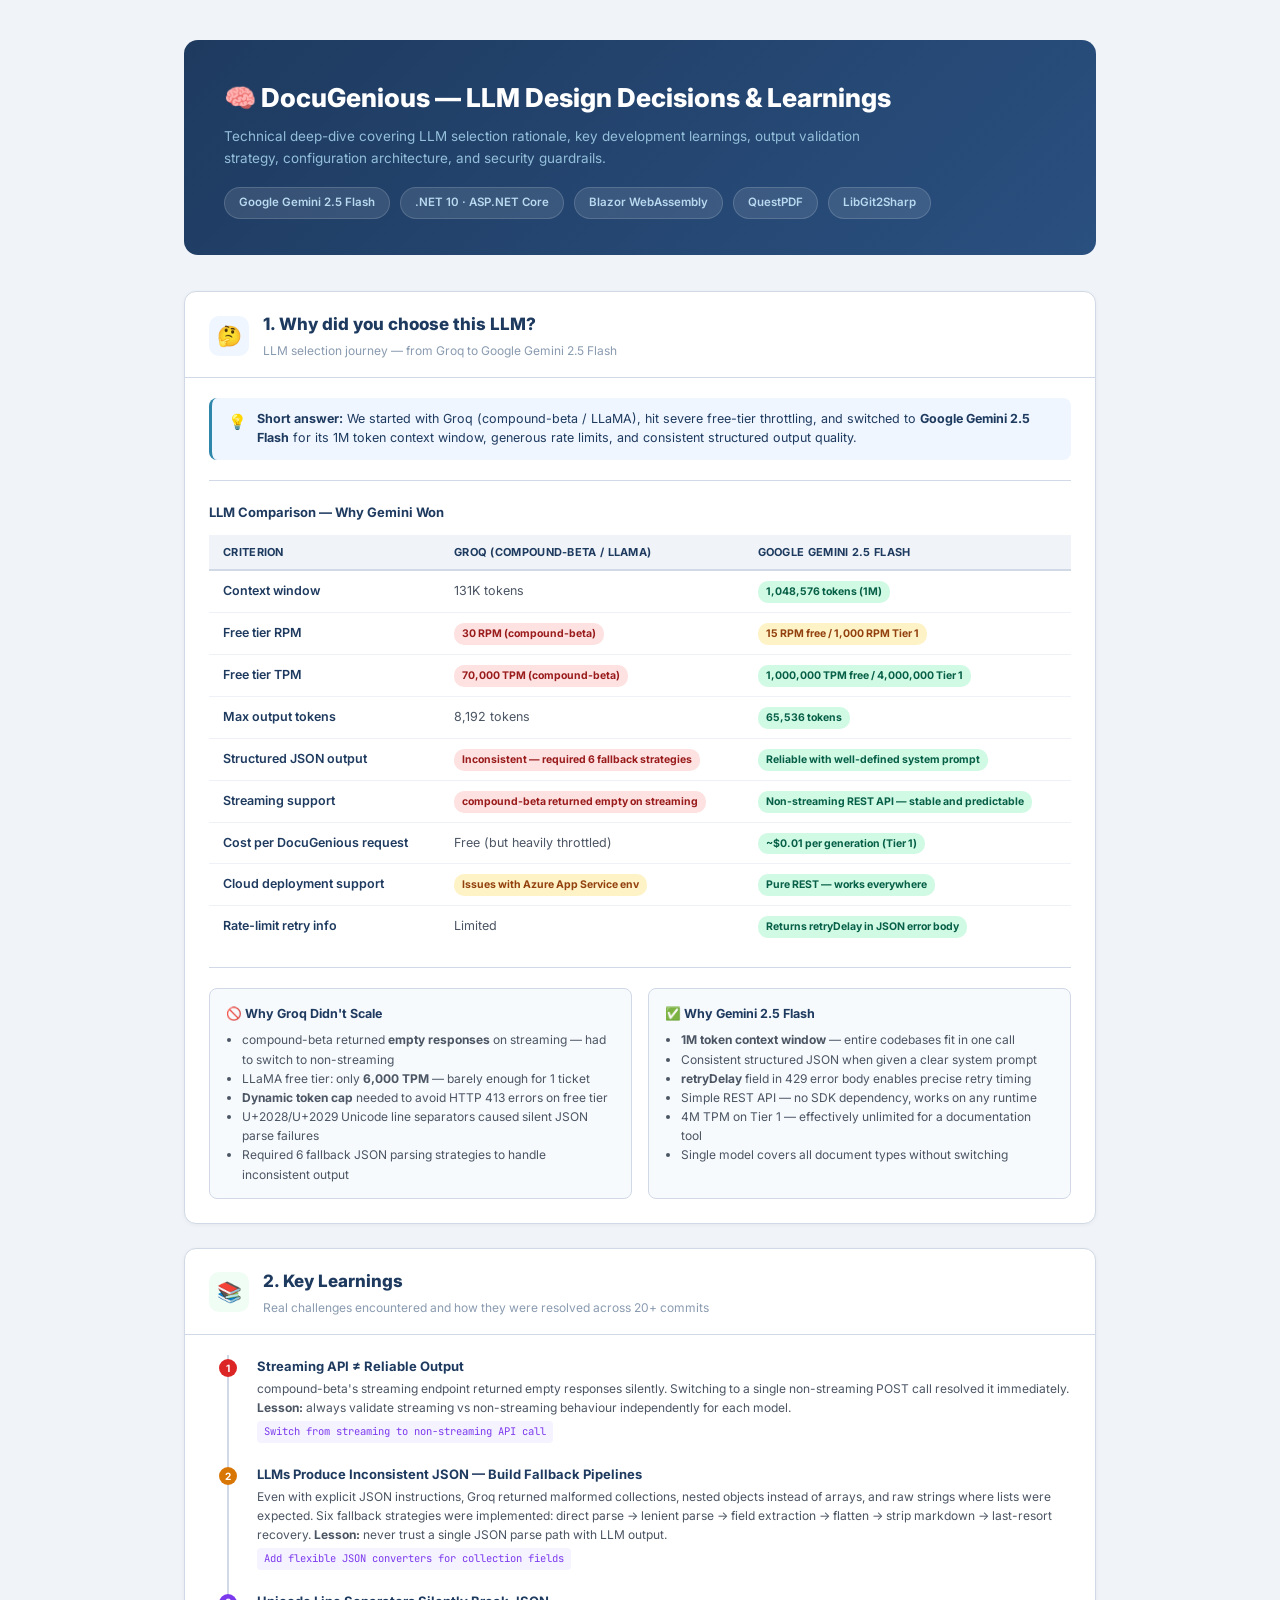
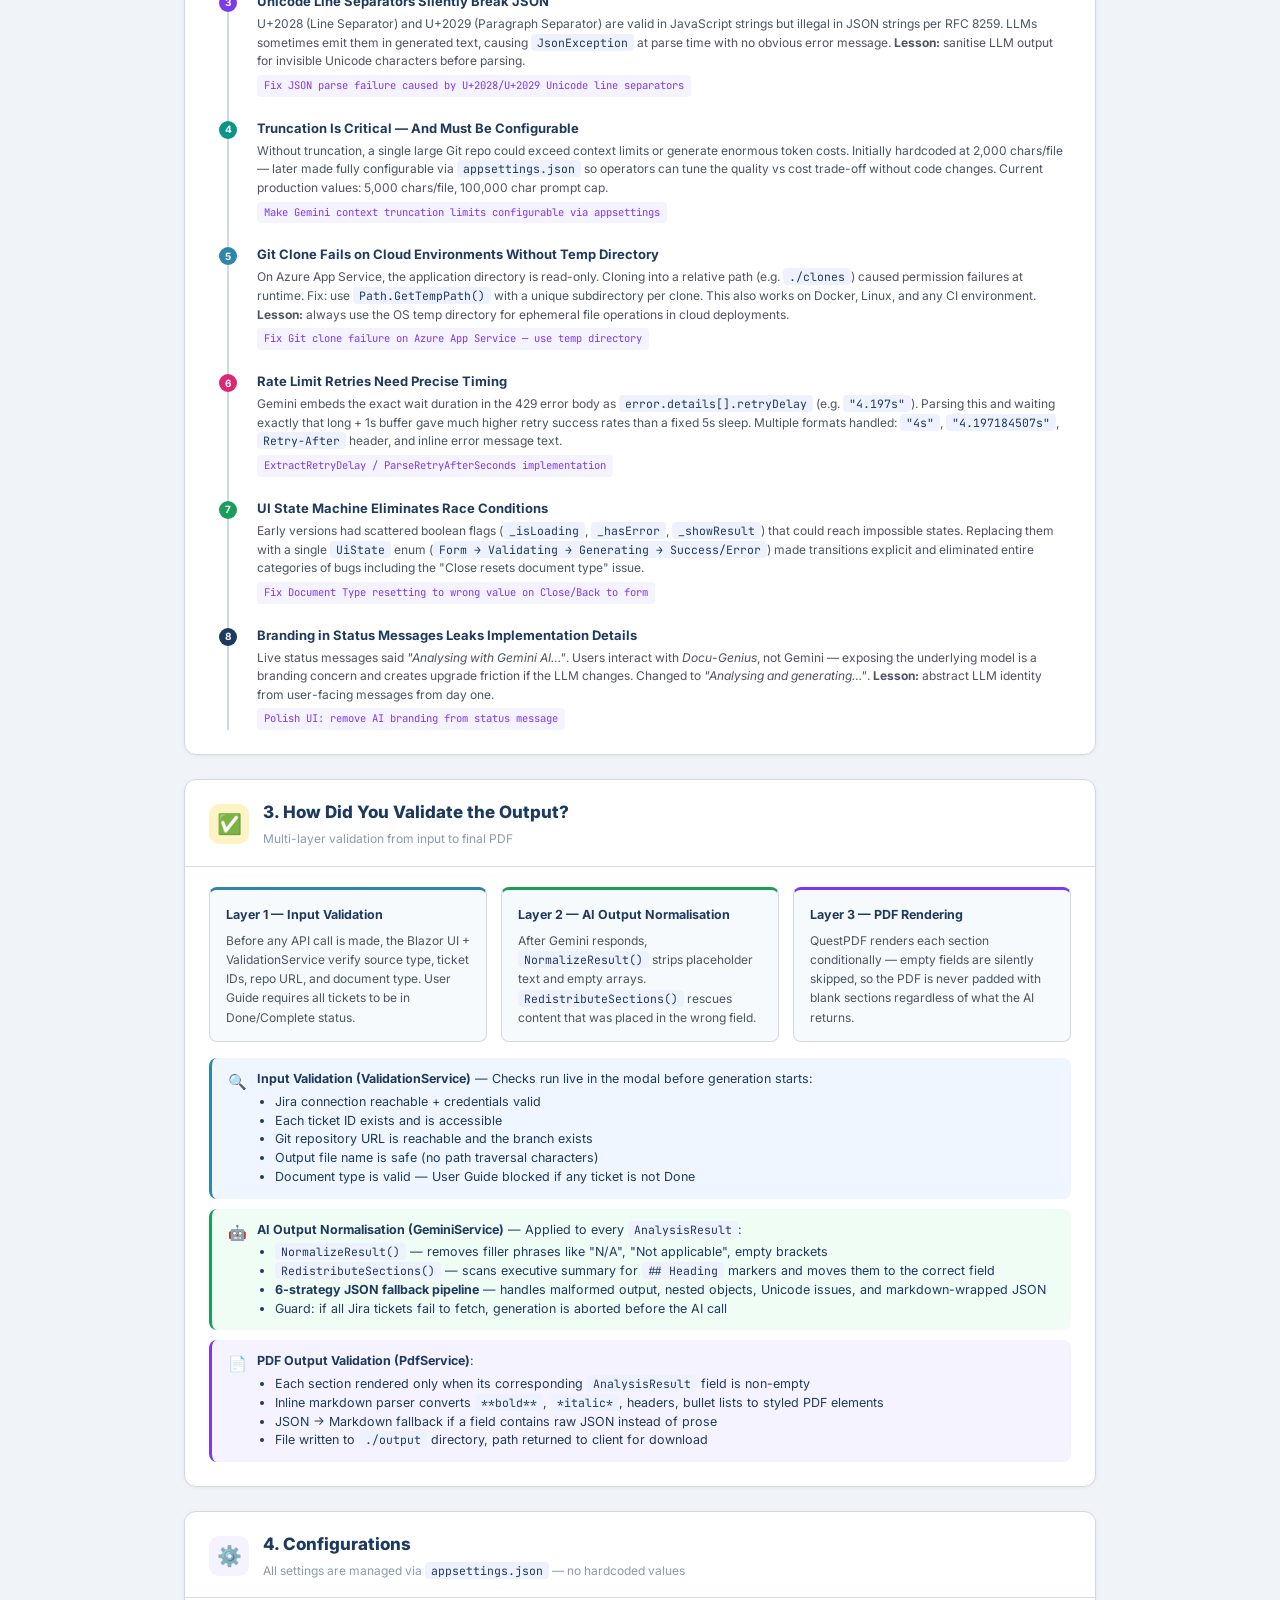
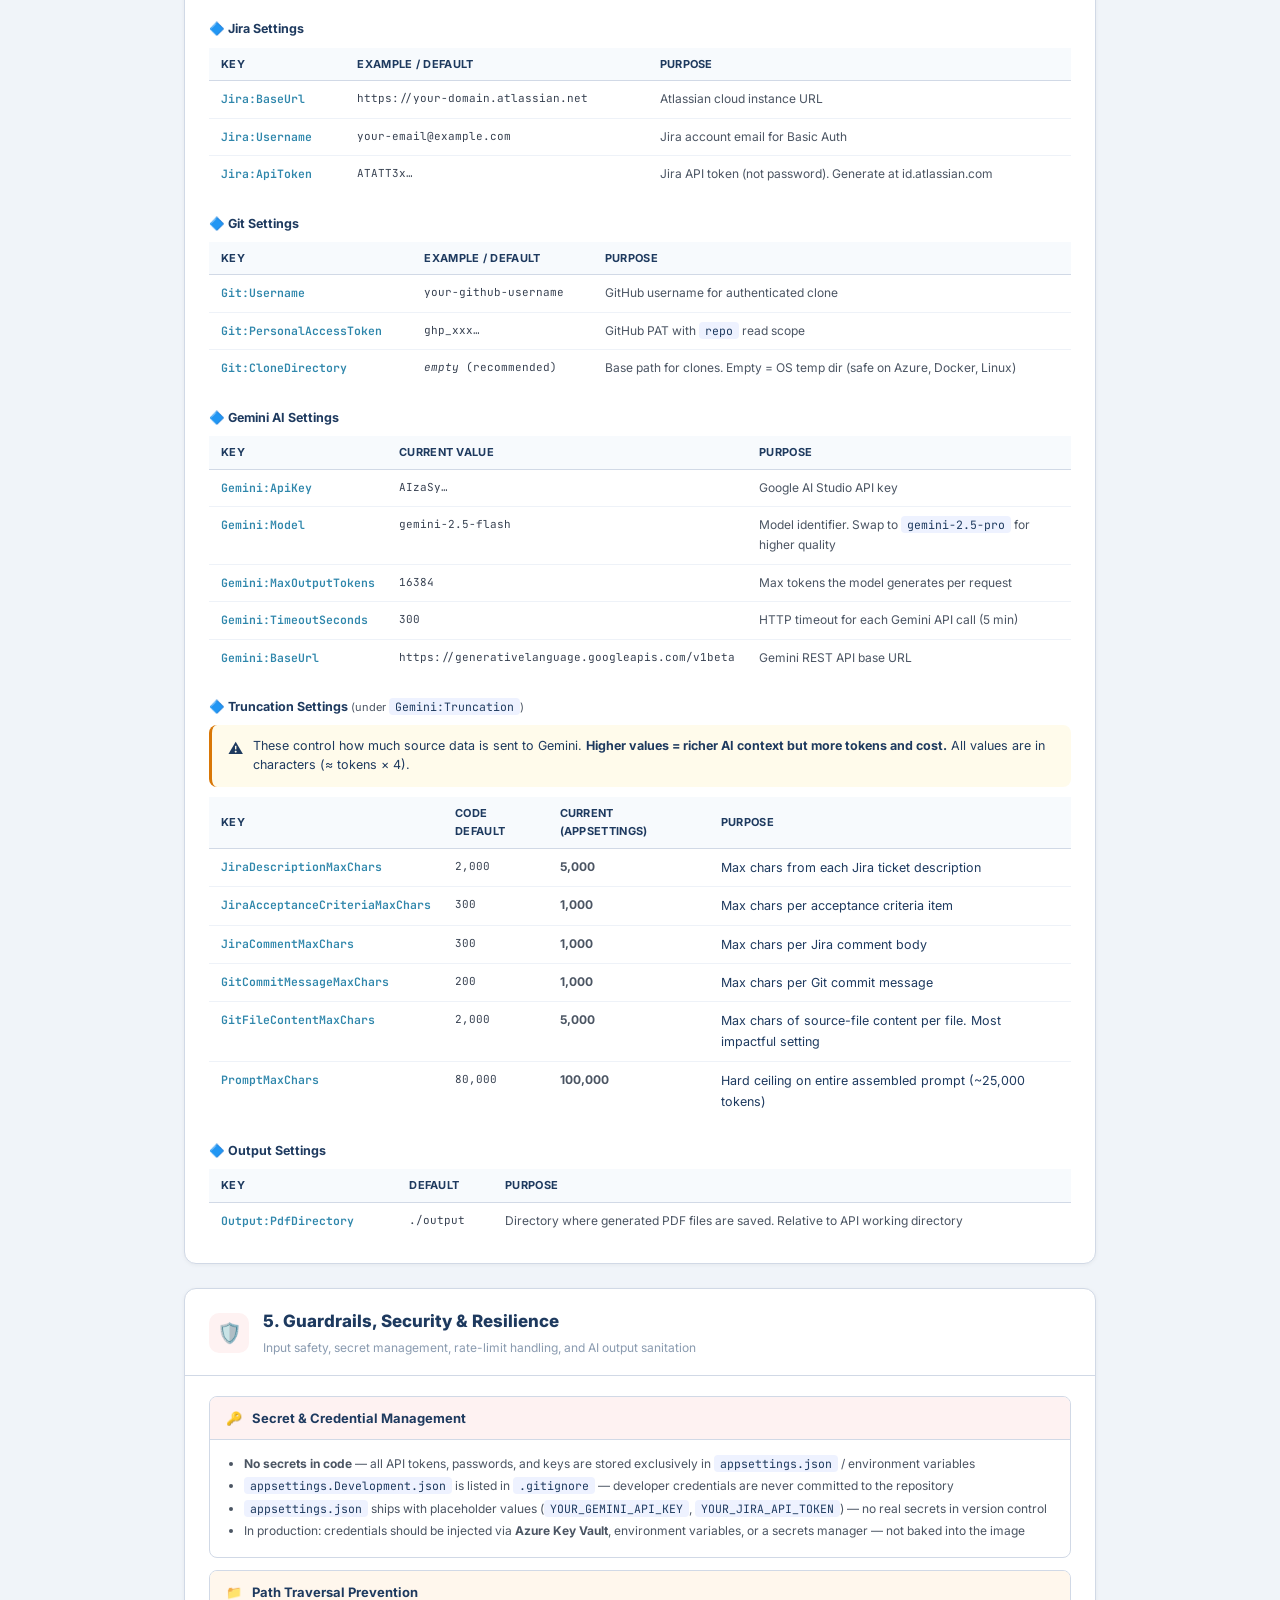
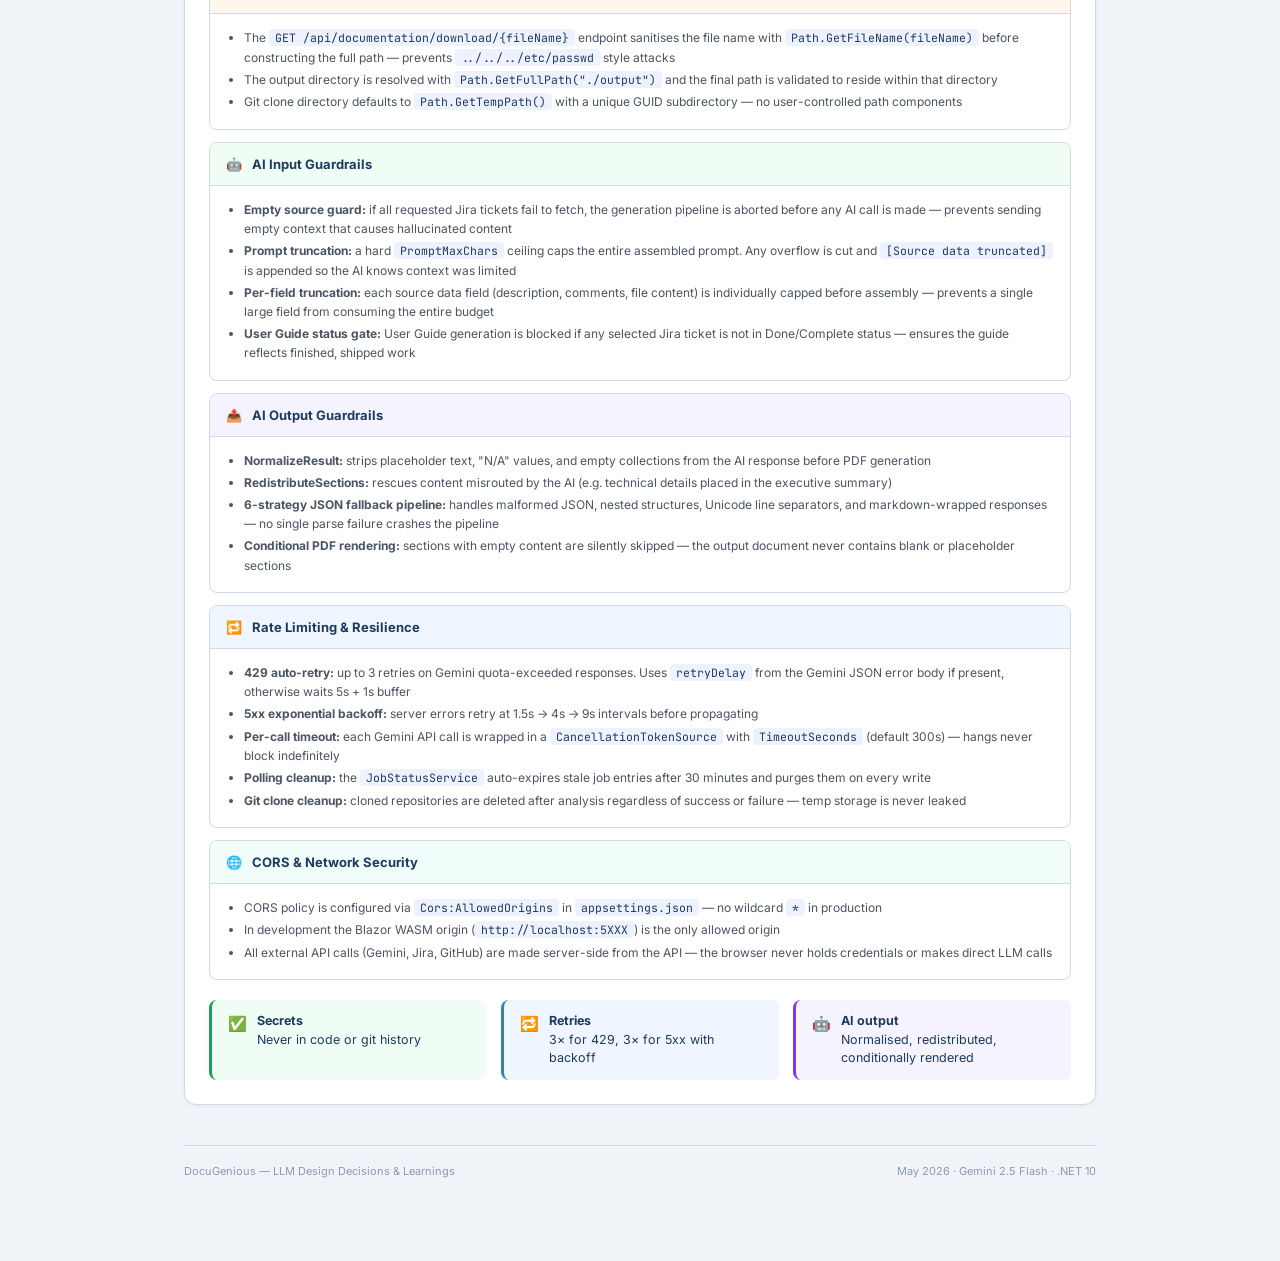
<file: docs/LLMDesignDecisions.html>
<!DOCTYPE html>
<html lang="en">
<head>
<meta charset="UTF-8"/>
<meta name="viewport" content="width=device-width, initial-scale=1.0"/>
<title>DocuGenious — LLM Design Decisions & Learnings</title>
<style>
@import url('https://fonts.googleapis.com/css2?family=Inter:wght@400;500;600;700;800&family=JetBrains+Mono:wght@400;600&display=swap');
:root{
  --primary:#1E3A5F; --accent:#2E86AB; --green:#1A9E5C; --orange:#D97706;
  --red:#DC2626; --purple:#7C3AED; --teal:#0D9488; --pink:#DB2777;
  --bg:#F0F4F9; --white:#fff; --gray:#4B5563; --border:#D1D9E6;
}
*{box-sizing:border-box;margin:0;padding:0;}
body{font-family:'Inter',sans-serif;background:var(--bg);color:var(--primary);font-size:14px;line-height:1.7;}
.page{max-width:960px;margin:0 auto;padding:40px 24px 80px;}

/* ── HERO ── */
.hero{background:linear-gradient(135deg,var(--primary) 0%,#2A5080 100%);border-radius:14px;padding:36px 40px;margin-bottom:36px;}
.hero h1{font-size:26px;font-weight:800;color:#fff;margin-bottom:6px;}
.hero p{font-size:13.5px;color:#93BFDA;max-width:680px;line-height:1.6;}
.hero-pills{display:flex;flex-wrap:wrap;gap:10px;margin-top:18px;}
.pill{background:rgba(255,255,255,0.1);color:#B8D9EF;font-size:11.5px;font-weight:600;padding:5px 14px;border-radius:20px;border:1px solid rgba(255,255,255,0.15);}

/* ── SECTION ── */
.section{background:var(--white);border:1px solid var(--border);border-radius:12px;margin-bottom:24px;overflow:hidden;box-shadow:0 1px 4px rgba(0,0,0,0.05);}
.section-header{padding:18px 24px 16px;border-bottom:1px solid var(--border);display:flex;align-items:center;gap:14px;}
.section-icon{width:40px;height:40px;border-radius:10px;display:flex;align-items:center;justify-content:center;font-size:20px;flex-shrink:0;}
.section-title{font-size:17px;font-weight:800;color:var(--primary);}
.section-subtitle{font-size:12px;color:#8A9BB0;margin-top:2px;}
.section-body{padding:20px 24px 24px;}

/* ── GRID ── */
.grid-2{display:grid;grid-template-columns:1fr 1fr;gap:16px;}
.grid-3{display:grid;grid-template-columns:1fr 1fr 1fr;gap:14px;}
@media(max-width:680px){.grid-2,.grid-3{grid-template-columns:1fr;}}

/* ── CARDS ── */
.card{background:#F7FAFD;border:1px solid var(--border);border-radius:8px;padding:14px 16px;}
.card-title{font-size:12.5px;font-weight:700;color:var(--primary);margin-bottom:6px;}
.card-body{font-size:12px;color:var(--gray);line-height:1.6;}

/* ── COMPARE TABLE ── */
.compare-table{width:100%;border-collapse:collapse;font-size:12.5px;margin-top:4px;}
.compare-table th{padding:8px 14px;background:#F0F4F9;font-weight:700;color:var(--primary);text-align:left;font-size:11px;text-transform:uppercase;letter-spacing:0.3px;border-bottom:2px solid var(--border);}
.compare-table td{padding:9px 14px;border-bottom:1px solid #EEF2F8;color:var(--gray);vertical-align:top;}
.compare-table tr:last-child td{border-bottom:none;}
.compare-table td:first-child{font-weight:600;color:var(--primary);}
.compare-table tr:hover td{background:#FAFCFF;}
.tag-green{display:inline-block;background:#D1FAE5;color:#065F46;font-size:10.5px;font-weight:700;padding:2px 8px;border-radius:10px;}
.tag-red  {display:inline-block;background:#FEE2E2;color:#991B1B;font-size:10.5px;font-weight:700;padding:2px 8px;border-radius:10px;}
.tag-amber{display:inline-block;background:#FEF3C7;color:#92400E;font-size:10.5px;font-weight:700;padding:2px 8px;border-radius:10px;}
.tag-blue {display:inline-block;background:#DBEAFE;color:#1E40AF;font-size:10.5px;font-weight:700;padding:2px 8px;border-radius:10px;}

/* ── ALERTS ── */
.alert{border-radius:8px;padding:12px 16px;font-size:12.5px;display:flex;gap:10px;margin-bottom:12px;line-height:1.5;}
.alert:last-child{margin-bottom:0;}
.alert.green {background:#F0FDF4;border-left:3px solid var(--green);}
.alert.blue  {background:#EFF6FF;border-left:3px solid var(--accent);}
.alert.amber {background:#FFFBEB;border-left:3px solid var(--orange);}
.alert.red   {background:#FEF2F2;border-left:3px solid var(--red);}
.alert.purple{background:#F5F3FF;border-left:3px solid var(--purple);}
.alert.teal  {background:#F0FDFA;border-left:3px solid var(--teal);}
.alert-icon{font-size:15px;flex-shrink:0;margin-top:1px;}
.alert strong{color:var(--primary);}

/* ── TIMELINE ── */
.timeline{list-style:none;padding:0;position:relative;}
.timeline::before{content:'';position:absolute;left:18px;top:0;bottom:0;width:2px;background:var(--border);}
.timeline li{position:relative;padding:0 0 20px 48px;}
.timeline li:last-child{padding-bottom:0;}
.tl-dot{position:absolute;left:10px;top:4px;width:18px;height:18px;border-radius:50%;display:flex;align-items:center;justify-content:center;font-size:10px;font-weight:700;color:#fff;flex-shrink:0;}
.tl-title{font-size:13px;font-weight:700;color:var(--primary);margin-bottom:3px;}
.tl-body{font-size:12px;color:var(--gray);line-height:1.55;}
.tl-commit{font-family:'JetBrains Mono',monospace;font-size:10.5px;color:#7C3AED;background:#F5F3FF;padding:2px 7px;border-radius:4px;margin-top:4px;display:inline-block;}

/* ── CONFIG TABLE ── */
.config-table{width:100%;border-collapse:collapse;font-size:12.5px;}
.config-table th{padding:7px 12px;background:#F7FAFD;font-weight:700;color:var(--primary);text-align:left;font-size:11px;text-transform:uppercase;letter-spacing:0.3px;border-bottom:1px solid var(--border);}
.config-table td{padding:8px 12px;border-bottom:1px solid #EEF2F8;vertical-align:top;}
.config-table tr:last-child td{border-bottom:none;}
.config-table td:first-child{font-family:'JetBrains Mono',monospace;font-size:11.5px;font-weight:600;color:var(--accent);}
.config-table td:nth-child(2){font-family:'JetBrains Mono',monospace;font-size:11px;color:#374151;}
.config-table td:nth-child(3){font-size:12px;color:var(--gray);}
.config-table tr:hover td{background:#FAFCFF;}

/* ── GUARDRAIL CARDS ── */
.gr-card{border:1px solid var(--border);border-radius:8px;overflow:hidden;margin-bottom:12px;}
.gr-card:last-child{margin-bottom:0;}
.gr-header{padding:10px 16px;display:flex;align-items:center;gap:10px;font-weight:700;font-size:13px;}
.gr-body{padding:10px 16px 14px;font-size:12px;color:var(--gray);line-height:1.6;border-top:1px solid var(--border);}
.gr-body ul{padding-left:18px;margin-top:4px;}
.gr-body li{margin-bottom:3px;}

code{font-family:'JetBrains Mono',monospace;font-size:11.5px;background:#EEF2FF;color:var(--primary);padding:1px 6px;border-radius:4px;}
.divider{height:1px;background:var(--border);margin:20px 0;}
p{margin-bottom:10px;}
p:last-child{margin-bottom:0;}
</style>
</head>
<body>
<div class="page">

  <!-- HERO -->
  <div class="hero">
    <h1>🧠 DocuGenious — LLM Design Decisions &amp; Learnings</h1>
    <p>Technical deep-dive covering LLM selection rationale, key development learnings, output validation strategy, configuration architecture, and security guardrails.</p>
    <div class="hero-pills">
      <span class="pill">Google Gemini 2.5 Flash</span>
      <span class="pill">.NET 10 · ASP.NET Core</span>
      <span class="pill">Blazor WebAssembly</span>
      <span class="pill">QuestPDF</span>
      <span class="pill">LibGit2Sharp</span>
    </div>
  </div>


  <!-- ══════════════════════════════════════
       1. WHY THIS LLM
  ══════════════════════════════════════ -->
  <div class="section">
    <div class="section-header">
      <div class="section-icon" style="background:#EFF6FF;">🤔</div>
      <div>
        <div class="section-title">1. Why did you choose this LLM?</div>
        <div class="section-subtitle">LLM selection journey — from Groq to Google Gemini 2.5 Flash</div>
      </div>
    </div>
    <div class="section-body">

      <div class="alert blue">
        <span class="alert-icon">💡</span>
        <div><strong>Short answer:</strong> We started with Groq (compound-beta / LLaMA), hit severe free-tier throttling, and switched to <strong>Google Gemini 2.5 Flash</strong> for its 1M token context window, generous rate limits, and consistent structured output quality.</div>
      </div>

      <div class="divider"></div>

      <p style="font-weight:700;color:var(--primary);font-size:13px;margin-bottom:12px;">LLM Comparison — Why Gemini Won</p>
      <table class="compare-table">
        <thead>
          <tr>
            <th>Criterion</th>
            <th>Groq (compound-beta / LLaMA)</th>
            <th>Google Gemini 2.5 Flash</th>
          </tr>
        </thead>
        <tbody>
          <tr>
            <td>Context window</td>
            <td>131K tokens</td>
            <td><span class="tag-green">1,048,576 tokens (1M)</span></td>
          </tr>
          <tr>
            <td>Free tier RPM</td>
            <td><span class="tag-red">30 RPM (compound-beta)</span></td>
            <td><span class="tag-amber">15 RPM free / 1,000 RPM Tier 1</span></td>
          </tr>
          <tr>
            <td>Free tier TPM</td>
            <td><span class="tag-red">70,000 TPM (compound-beta)</span></td>
            <td><span class="tag-green">1,000,000 TPM free / 4,000,000 Tier 1</span></td>
          </tr>
          <tr>
            <td>Max output tokens</td>
            <td>8,192 tokens</td>
            <td><span class="tag-green">65,536 tokens</span></td>
          </tr>
          <tr>
            <td>Structured JSON output</td>
            <td><span class="tag-red">Inconsistent — required 6 fallback strategies</span></td>
            <td><span class="tag-green">Reliable with well-defined system prompt</span></td>
          </tr>
          <tr>
            <td>Streaming support</td>
            <td><span class="tag-red">compound-beta returned empty on streaming</span></td>
            <td><span class="tag-green">Non-streaming REST API — stable and predictable</span></td>
          </tr>
          <tr>
            <td>Cost per DocuGenious request</td>
            <td>Free (but heavily throttled)</td>
            <td><span class="tag-green">~$0.01 per generation (Tier 1)</span></td>
          </tr>
          <tr>
            <td>Cloud deployment support</td>
            <td><span class="tag-amber">Issues with Azure App Service env</span></td>
            <td><span class="tag-green">Pure REST — works everywhere</span></td>
          </tr>
          <tr>
            <td>Rate-limit retry info</td>
            <td>Limited</td>
            <td><span class="tag-green">Returns retryDelay in JSON error body</span></td>
          </tr>
        </tbody>
      </table>

      <div class="divider"></div>

      <div class="grid-2">
        <div class="card">
          <div class="card-title">🚫 Why Groq Didn't Scale</div>
          <div class="card-body">
            <ul style="padding-left:16px;">
              <li>compound-beta returned <strong>empty responses</strong> on streaming — had to switch to non-streaming</li>
              <li>LLaMA free tier: only <strong>6,000 TPM</strong> — barely enough for 1 ticket</li>
              <li><strong>Dynamic token cap</strong> needed to avoid HTTP 413 errors on free tier</li>
              <li>U+2028/U+2029 Unicode line separators caused silent JSON parse failures</li>
              <li>Required 6 fallback JSON parsing strategies to handle inconsistent output</li>
            </ul>
          </div>
        </div>
        <div class="card">
          <div class="card-title">✅ Why Gemini 2.5 Flash</div>
          <div class="card-body">
            <ul style="padding-left:16px;">
              <li><strong>1M token context window</strong> — entire codebases fit in one call</li>
              <li>Consistent structured JSON when given a clear system prompt</li>
              <li><strong>retryDelay</strong> field in 429 error body enables precise retry timing</li>
              <li>Simple REST API — no SDK dependency, works on any runtime</li>
              <li>4M TPM on Tier 1 — effectively unlimited for a documentation tool</li>
              <li>Single model covers all document types without switching</li>
            </ul>
          </div>
        </div>
      </div>

    </div>
  </div>


  <!-- ══════════════════════════════════════
       2. LEARNINGS
  ══════════════════════════════════════ -->
  <div class="section">
    <div class="section-header">
      <div class="section-icon" style="background:#F0FDF4;">📚</div>
      <div>
        <div class="section-title">2. Key Learnings</div>
        <div class="section-subtitle">Real challenges encountered and how they were resolved across 20+ commits</div>
      </div>
    </div>
    <div class="section-body">

      <ul class="timeline">

        <li>
          <div class="tl-dot" style="background:#DC2626;">1</div>
          <div class="tl-title">Streaming API ≠ Reliable Output</div>
          <div class="tl-body">compound-beta's streaming endpoint returned empty responses silently. Switching to a single non-streaming POST call resolved it immediately. <strong>Lesson:</strong> always validate streaming vs non-streaming behaviour independently for each model.</div>
          <span class="tl-commit">Switch from streaming to non-streaming API call</span>
        </li>

        <li>
          <div class="tl-dot" style="background:#D97706;">2</div>
          <div class="tl-title">LLMs Produce Inconsistent JSON — Build Fallback Pipelines</div>
          <div class="tl-body">Even with explicit JSON instructions, Groq returned malformed collections, nested objects instead of arrays, and raw strings where lists were expected. Six fallback strategies were implemented: direct parse → lenient parse → field extraction → flatten → strip markdown → last-resort recovery. <strong>Lesson:</strong> never trust a single JSON parse path with LLM output.</div>
          <span class="tl-commit">Add flexible JSON converters for collection fields</span>
        </li>

        <li>
          <div class="tl-dot" style="background:#7C3AED;">3</div>
          <div class="tl-title">Unicode Line Separators Silently Break JSON</div>
          <div class="tl-body">U+2028 (Line Separator) and U+2029 (Paragraph Separator) are valid in JavaScript strings but illegal in JSON strings per RFC 8259. LLMs sometimes emit them in generated text, causing <code>JsonException</code> at parse time with no obvious error message. <strong>Lesson:</strong> sanitise LLM output for invisible Unicode characters before parsing.</div>
          <span class="tl-commit">Fix JSON parse failure caused by U+2028/U+2029 Unicode line separators</span>
        </li>

        <li>
          <div class="tl-dot" style="background:#0D9488;">4</div>
          <div class="tl-title">Truncation Is Critical — And Must Be Configurable</div>
          <div class="tl-body">Without truncation, a single large Git repo could exceed context limits or generate enormous token costs. Initially hardcoded at 2,000 chars/file — later made fully configurable via <code>appsettings.json</code> so operators can tune the quality vs cost trade-off without code changes. Current production values: 5,000 chars/file, 100,000 char prompt cap.</div>
          <span class="tl-commit">Make Gemini context truncation limits configurable via appsettings</span>
        </li>

        <li>
          <div class="tl-dot" style="background:#2E86AB;">5</div>
          <div class="tl-title">Git Clone Fails on Cloud Environments Without Temp Directory</div>
          <div class="tl-body">On Azure App Service, the application directory is read-only. Cloning into a relative path (e.g. <code>./clones</code>) caused permission failures at runtime. Fix: use <code>Path.GetTempPath()</code> with a unique subdirectory per clone. This also works on Docker, Linux, and any CI environment. <strong>Lesson:</strong> always use the OS temp directory for ephemeral file operations in cloud deployments.</div>
          <span class="tl-commit">Fix Git clone failure on Azure App Service — use temp directory</span>
        </li>

        <li>
          <div class="tl-dot" style="background:#DB2777;">6</div>
          <div class="tl-title">Rate Limit Retries Need Precise Timing</div>
          <div class="tl-body">Gemini embeds the exact wait duration in the 429 error body as <code>error.details[].retryDelay</code> (e.g. <code>"4.197s"</code>). Parsing this and waiting exactly that long + 1s buffer gave much higher retry success rates than a fixed 5s sleep. Multiple formats handled: <code>"4s"</code>, <code>"4.197184507s"</code>, <code>Retry-After</code> header, and inline error message text.</div>
          <span class="tl-commit">ExtractRetryDelay / ParseRetryAfterSeconds implementation</span>
        </li>

        <li>
          <div class="tl-dot" style="background:#1A9E5C;">7</div>
          <div class="tl-title">UI State Machine Eliminates Race Conditions</div>
          <div class="tl-body">Early versions had scattered boolean flags (<code>_isLoading</code>, <code>_hasError</code>, <code>_showResult</code>) that could reach impossible states. Replacing them with a single <code>UiState</code> enum (<code>Form → Validating → Generating → Success/Error</code>) made transitions explicit and eliminated entire categories of bugs including the "Close resets document type" issue.</div>
          <span class="tl-commit">Fix Document Type resetting to wrong value on Close/Back to form</span>
        </li>

        <li>
          <div class="tl-dot" style="background:#1E3A5F;">8</div>
          <div class="tl-title">Branding in Status Messages Leaks Implementation Details</div>
          <div class="tl-body">Live status messages said <em>"Analysing with Gemini AI…"</em>. Users interact with <em>Docu-Genius</em>, not Gemini — exposing the underlying model is a branding concern and creates upgrade friction if the LLM changes. Changed to <em>"Analysing and generating…"</em>. <strong>Lesson:</strong> abstract LLM identity from user-facing messages from day one.</div>
          <span class="tl-commit">Polish UI: remove AI branding from status message</span>
        </li>

      </ul>

    </div>
  </div>


  <!-- ══════════════════════════════════════
       3. OUTPUT VALIDATION
  ══════════════════════════════════════ -->
  <div class="section">
    <div class="section-header">
      <div class="section-icon" style="background:#FEF3C7;">✅</div>
      <div>
        <div class="section-title">3. How Did You Validate the Output?</div>
        <div class="section-subtitle">Multi-layer validation from input to final PDF</div>
      </div>
    </div>
    <div class="section-body">

      <div class="grid-3" style="margin-bottom:16px;">
        <div class="card" style="border-top:3px solid var(--accent);">
          <div class="card-title">Layer 1 — Input Validation</div>
          <div class="card-body">Before any API call is made, the Blazor UI + ValidationService verify source type, ticket IDs, repo URL, and document type. User Guide requires all tickets to be in Done/Complete status.</div>
        </div>
        <div class="card" style="border-top:3px solid var(--green);">
          <div class="card-title">Layer 2 — AI Output Normalisation</div>
          <div class="card-body">After Gemini responds, <code>NormalizeResult()</code> strips placeholder text and empty arrays. <code>RedistributeSections()</code> rescues content that was placed in the wrong field.</div>
        </div>
        <div class="card" style="border-top:3px solid var(--purple);">
          <div class="card-title">Layer 3 — PDF Rendering</div>
          <div class="card-body">QuestPDF renders each section conditionally — empty fields are silently skipped, so the PDF is never padded with blank sections regardless of what the AI returns.</div>
        </div>
      </div>

      <div class="alert blue" style="margin-bottom:10px;">
        <span class="alert-icon">🔍</span>
        <div><strong>Input Validation (ValidationService)</strong> — Checks run live in the modal before generation starts:
          <ul style="padding-left:18px;margin-top:4px;">
            <li>Jira connection reachable + credentials valid</li>
            <li>Each ticket ID exists and is accessible</li>
            <li>Git repository URL is reachable and the branch exists</li>
            <li>Output file name is safe (no path traversal characters)</li>
            <li>Document type is valid — User Guide blocked if any ticket is not Done</li>
          </ul>
        </div>
      </div>

      <div class="alert green" style="margin-bottom:10px;">
        <span class="alert-icon">🤖</span>
        <div><strong>AI Output Normalisation (GeminiService)</strong> — Applied to every <code>AnalysisResult</code>:
          <ul style="padding-left:18px;margin-top:4px;">
            <li><code>NormalizeResult()</code> — removes filler phrases like "N/A", "Not applicable", empty brackets</li>
            <li><code>RedistributeSections()</code> — scans executive summary for <code>## Heading</code> markers and moves them to the correct field</li>
            <li><strong>6-strategy JSON fallback pipeline</strong> — handles malformed output, nested objects, Unicode issues, and markdown-wrapped JSON</li>
            <li>Guard: if all Jira tickets fail to fetch, generation is aborted before the AI call</li>
          </ul>
        </div>
      </div>

      <div class="alert purple">
        <span class="alert-icon">📄</span>
        <div><strong>PDF Output Validation (PdfService)</strong>:
          <ul style="padding-left:18px;margin-top:4px;">
            <li>Each section rendered only when its corresponding <code>AnalysisResult</code> field is non-empty</li>
            <li>Inline markdown parser converts <code>**bold**</code>, <code>*italic*</code>, headers, bullet lists to styled PDF elements</li>
            <li>JSON → Markdown fallback if a field contains raw JSON instead of prose</li>
            <li>File written to <code>./output</code> directory, path returned to client for download</li>
          </ul>
        </div>
      </div>

    </div>
  </div>


  <!-- ══════════════════════════════════════
       4. CONFIGURATIONS
  ══════════════════════════════════════ -->
  <div class="section">
    <div class="section-header">
      <div class="section-icon" style="background:#F5F3FF;">⚙️</div>
      <div>
        <div class="section-title">4. Configurations</div>
        <div class="section-subtitle">All settings are managed via <code>appsettings.json</code> — no hardcoded values</div>
      </div>
    </div>
    <div class="section-body">

      <!-- Jira -->
      <p style="font-weight:700;font-size:12.5px;color:var(--primary);margin-bottom:8px;">🔷 Jira Settings</p>
      <table class="config-table" style="margin-bottom:20px;">
        <thead><tr><th>Key</th><th>Example / Default</th><th>Purpose</th></tr></thead>
        <tbody>
          <tr><td>Jira:BaseUrl</td><td>https://your-domain.atlassian.net</td><td>Atlassian cloud instance URL</td></tr>
          <tr><td>Jira:Username</td><td>your-email@example.com</td><td>Jira account email for Basic Auth</td></tr>
          <tr><td>Jira:ApiToken</td><td>ATATT3x…</td><td>Jira API token (not password). Generate at id.atlassian.com</td></tr>
        </tbody>
      </table>

      <!-- Git -->
      <p style="font-weight:700;font-size:12.5px;color:var(--primary);margin-bottom:8px;">🔷 Git Settings</p>
      <table class="config-table" style="margin-bottom:20px;">
        <thead><tr><th>Key</th><th>Example / Default</th><th>Purpose</th></tr></thead>
        <tbody>
          <tr><td>Git:Username</td><td>your-github-username</td><td>GitHub username for authenticated clone</td></tr>
          <tr><td>Git:PersonalAccessToken</td><td>ghp_xxx…</td><td>GitHub PAT with <code>repo</code> read scope</td></tr>
          <tr><td>Git:CloneDirectory</td><td><em>empty</em> (recommended)</td><td>Base path for clones. Empty = OS temp dir (safe on Azure, Docker, Linux)</td></tr>
        </tbody>
      </table>

      <!-- Gemini -->
      <p style="font-weight:700;font-size:12.5px;color:var(--primary);margin-bottom:8px;">🔷 Gemini AI Settings</p>
      <table class="config-table" style="margin-bottom:20px;">
        <thead><tr><th>Key</th><th>Current Value</th><th>Purpose</th></tr></thead>
        <tbody>
          <tr><td>Gemini:ApiKey</td><td>AIzaSy…</td><td>Google AI Studio API key</td></tr>
          <tr><td>Gemini:Model</td><td>gemini-2.5-flash</td><td>Model identifier. Swap to <code>gemini-2.5-pro</code> for higher quality</td></tr>
          <tr><td>Gemini:MaxOutputTokens</td><td>16384</td><td>Max tokens the model generates per request</td></tr>
          <tr><td>Gemini:TimeoutSeconds</td><td>300</td><td>HTTP timeout for each Gemini API call (5 min)</td></tr>
          <tr><td>Gemini:BaseUrl</td><td>https://generativelanguage.googleapis.com/v1beta</td><td>Gemini REST API base URL</td></tr>
        </tbody>
      </table>

      <!-- Truncation -->
      <p style="font-weight:700;font-size:12.5px;color:var(--primary);margin-bottom:8px;">🔷 Truncation Settings <span style="font-size:11px;font-weight:400;color:var(--gray);">(under <code>Gemini:Truncation</code>)</span></p>
      <div class="alert amber" style="margin-bottom:10px;">
        <span class="alert-icon">⚠️</span>
        <div>These control how much source data is sent to Gemini. <strong>Higher values = richer AI context but more tokens and cost.</strong> All values are in characters (≈ tokens × 4).</div>
      </div>
      <table class="config-table" style="margin-bottom:20px;">
        <thead><tr><th>Key</th><th>Code Default</th><th>Current (appsettings)</th><th>Purpose</th></tr></thead>
        <tbody>
          <tr>
            <td>JiraDescriptionMaxChars</td>
            <td>2,000</td>
            <td><strong>5,000</strong></td>
            <td>Max chars from each Jira ticket description</td>
          </tr>
          <tr>
            <td>JiraAcceptanceCriteriaMaxChars</td>
            <td>300</td>
            <td><strong>1,000</strong></td>
            <td>Max chars per acceptance criteria item</td>
          </tr>
          <tr>
            <td>JiraCommentMaxChars</td>
            <td>300</td>
            <td><strong>1,000</strong></td>
            <td>Max chars per Jira comment body</td>
          </tr>
          <tr>
            <td>GitCommitMessageMaxChars</td>
            <td>200</td>
            <td><strong>1,000</strong></td>
            <td>Max chars per Git commit message</td>
          </tr>
          <tr>
            <td>GitFileContentMaxChars</td>
            <td>2,000</td>
            <td><strong>5,000</strong></td>
            <td>Max chars of source-file content per file. Most impactful setting</td>
          </tr>
          <tr>
            <td>PromptMaxChars</td>
            <td>80,000</td>
            <td><strong>100,000</strong></td>
            <td>Hard ceiling on entire assembled prompt (~25,000 tokens)</td>
          </tr>
        </tbody>
      </table>

      <!-- Output -->
      <p style="font-weight:700;font-size:12.5px;color:var(--primary);margin-bottom:8px;">🔷 Output Settings</p>
      <table class="config-table">
        <thead><tr><th>Key</th><th>Default</th><th>Purpose</th></tr></thead>
        <tbody>
          <tr><td>Output:PdfDirectory</td><td>./output</td><td>Directory where generated PDF files are saved. Relative to API working directory</td></tr>
        </tbody>
      </table>

    </div>
  </div>


  <!-- ══════════════════════════════════════
       5. GUARDRAILS & SECURITY
  ══════════════════════════════════════ -->
  <div class="section">
    <div class="section-header">
      <div class="section-icon" style="background:#FEF2F2;">🛡️</div>
      <div>
        <div class="section-title">5. Guardrails, Security &amp; Resilience</div>
        <div class="section-subtitle">Input safety, secret management, rate-limit handling, and AI output sanitation</div>
      </div>
    </div>
    <div class="section-body">

      <!-- Secret Management -->
      <div class="gr-card">
        <div class="gr-header" style="background:#FEF2F2;">
          <span>🔑</span> Secret &amp; Credential Management
        </div>
        <div class="gr-body">
          <ul>
            <li><strong>No secrets in code</strong> — all API tokens, passwords, and keys are stored exclusively in <code>appsettings.json</code> / environment variables</li>
            <li><code>appsettings.Development.json</code> is listed in <code>.gitignore</code> — developer credentials are never committed to the repository</li>
            <li><code>appsettings.json</code> ships with placeholder values (<code>YOUR_GEMINI_API_KEY</code>, <code>YOUR_JIRA_API_TOKEN</code>) — no real secrets in version control</li>
            <li>In production: credentials should be injected via <strong>Azure Key Vault</strong>, environment variables, or a secrets manager — not baked into the image</li>
          </ul>
        </div>
      </div>

      <!-- Path Traversal -->
      <div class="gr-card">
        <div class="gr-header" style="background:#FFF7ED;">
          <span>📁</span> Path Traversal Prevention
        </div>
        <div class="gr-body">
          <ul>
            <li>The <code>GET /api/documentation/download/{fileName}</code> endpoint sanitises the file name with <code>Path.GetFileName(fileName)</code> before constructing the full path — prevents <code>../../../etc/passwd</code> style attacks</li>
            <li>The output directory is resolved with <code>Path.GetFullPath("./output")</code> and the final path is validated to reside within that directory</li>
            <li>Git clone directory defaults to <code>Path.GetTempPath()</code> with a unique GUID subdirectory — no user-controlled path components</li>
          </ul>
        </div>
      </div>

      <!-- AI Input Guardrails -->
      <div class="gr-card">
        <div class="gr-header" style="background:#F0FDF4;">
          <span>🤖</span> AI Input Guardrails
        </div>
        <div class="gr-body">
          <ul>
            <li><strong>Empty source guard:</strong> if all requested Jira tickets fail to fetch, the generation pipeline is aborted before any AI call is made — prevents sending empty context that causes hallucinated content</li>
            <li><strong>Prompt truncation:</strong> a hard <code>PromptMaxChars</code> ceiling caps the entire assembled prompt. Any overflow is cut and <code>[Source data truncated]</code> is appended so the AI knows context was limited</li>
            <li><strong>Per-field truncation:</strong> each source data field (description, comments, file content) is individually capped before assembly — prevents a single large field from consuming the entire budget</li>
            <li><strong>User Guide status gate:</strong> User Guide generation is blocked if any selected Jira ticket is not in Done/Complete status — ensures the guide reflects finished, shipped work</li>
          </ul>
        </div>
      </div>

      <!-- AI Output Guardrails -->
      <div class="gr-card">
        <div class="gr-header" style="background:#F5F3FF;">
          <span>📤</span> AI Output Guardrails
        </div>
        <div class="gr-body">
          <ul>
            <li><strong>NormalizeResult:</strong> strips placeholder text, "N/A" values, and empty collections from the AI response before PDF generation</li>
            <li><strong>RedistributeSections:</strong> rescues content misrouted by the AI (e.g. technical details placed in the executive summary)</li>
            <li><strong>6-strategy JSON fallback pipeline:</strong> handles malformed JSON, nested structures, Unicode line separators, and markdown-wrapped responses — no single parse failure crashes the pipeline</li>
            <li><strong>Conditional PDF rendering:</strong> sections with empty content are silently skipped — the output document never contains blank or placeholder sections</li>
          </ul>
        </div>
      </div>

      <!-- Rate Limiting & Resilience -->
      <div class="gr-card">
        <div class="gr-header" style="background:#EFF6FF;">
          <span>🔁</span> Rate Limiting &amp; Resilience
        </div>
        <div class="gr-body">
          <ul>
            <li><strong>429 auto-retry:</strong> up to 3 retries on Gemini quota-exceeded responses. Uses <code>retryDelay</code> from the Gemini JSON error body if present, otherwise waits 5s + 1s buffer</li>
            <li><strong>5xx exponential backoff:</strong> server errors retry at 1.5s → 4s → 9s intervals before propagating</li>
            <li><strong>Per-call timeout:</strong> each Gemini API call is wrapped in a <code>CancellationTokenSource</code> with <code>TimeoutSeconds</code> (default 300s) — hangs never block indefinitely</li>
            <li><strong>Polling cleanup:</strong> the <code>JobStatusService</code> auto-expires stale job entries after 30 minutes and purges them on every write</li>
            <li><strong>Git clone cleanup:</strong> cloned repositories are deleted after analysis regardless of success or failure — temp storage is never leaked</li>
          </ul>
        </div>
      </div>

      <!-- CORS -->
      <div class="gr-card">
        <div class="gr-header" style="background:#F0FDFA;">
          <span>🌐</span> CORS &amp; Network Security
        </div>
        <div class="gr-body">
          <ul>
            <li>CORS policy is configured via <code>Cors:AllowedOrigins</code> in <code>appsettings.json</code> — no wildcard <code>*</code> in production</li>
            <li>In development the Blazor WASM origin (<code>http://localhost:5XXX</code>) is the only allowed origin</li>
            <li>All external API calls (Gemini, Jira, GitHub) are made server-side from the API — the browser never holds credentials or makes direct LLM calls</li>
          </ul>
        </div>
      </div>

      <!-- Summary row -->
      <div style="margin-top:20px;">
        <div class="grid-3">
          <div class="alert green" style="margin-bottom:0;">
            <span class="alert-icon">✅</span>
            <div><strong>Secrets</strong><br/>Never in code or git history</div>
          </div>
          <div class="alert blue" style="margin-bottom:0;">
            <span class="alert-icon">🔁</span>
            <div><strong>Retries</strong><br/>3× for 429, 3× for 5xx with backoff</div>
          </div>
          <div class="alert purple" style="margin-bottom:0;">
            <span class="alert-icon">🤖</span>
            <div><strong>AI output</strong><br/>Normalised, redistributed, conditionally rendered</div>
          </div>
        </div>
      </div>

    </div>
  </div>

  <!-- Footer -->
  <div style="margin-top:40px;padding-top:16px;border-top:1px solid var(--border);display:flex;justify-content:space-between;font-size:11px;color:#8A9BB0;">
    <span>DocuGenious — LLM Design Decisions &amp; Learnings</span>
    <span>May 2026 · Gemini 2.5 Flash · .NET 10</span>
  </div>

</div>
</body>
</html>
</file>
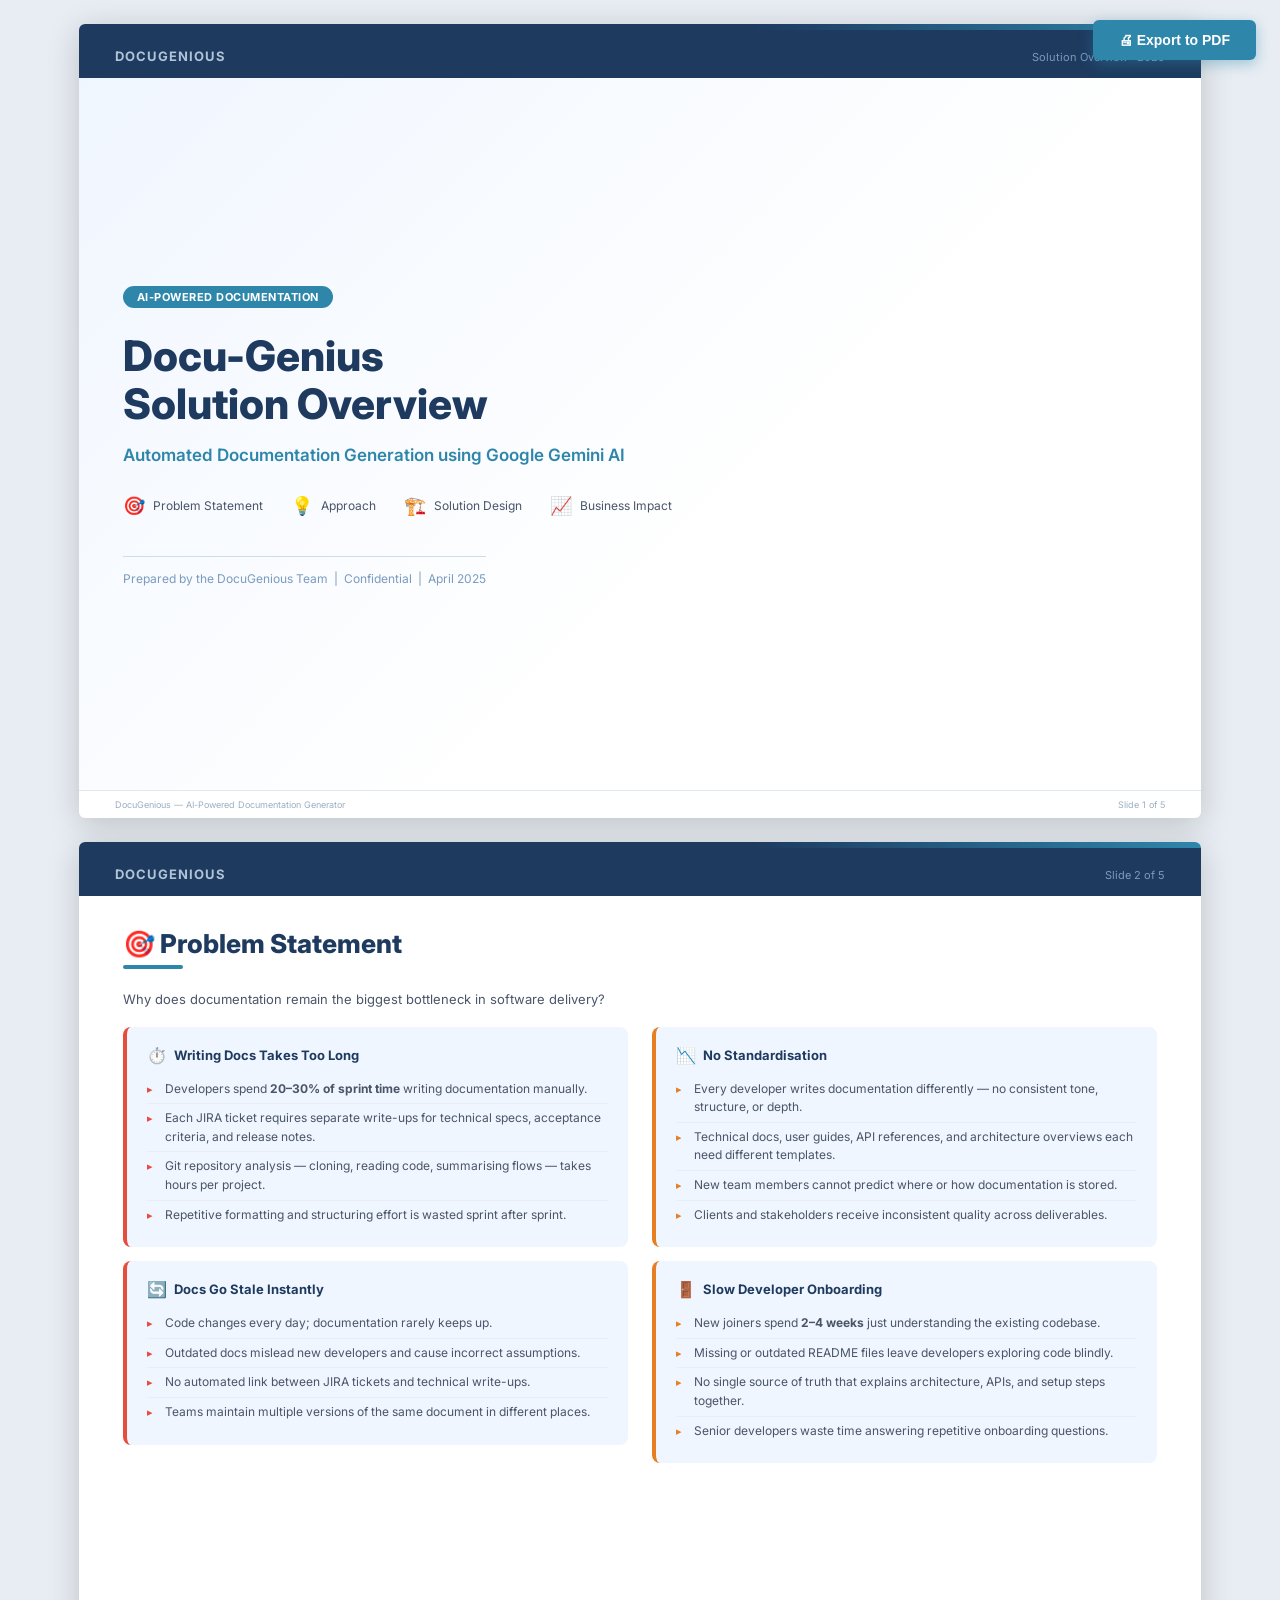
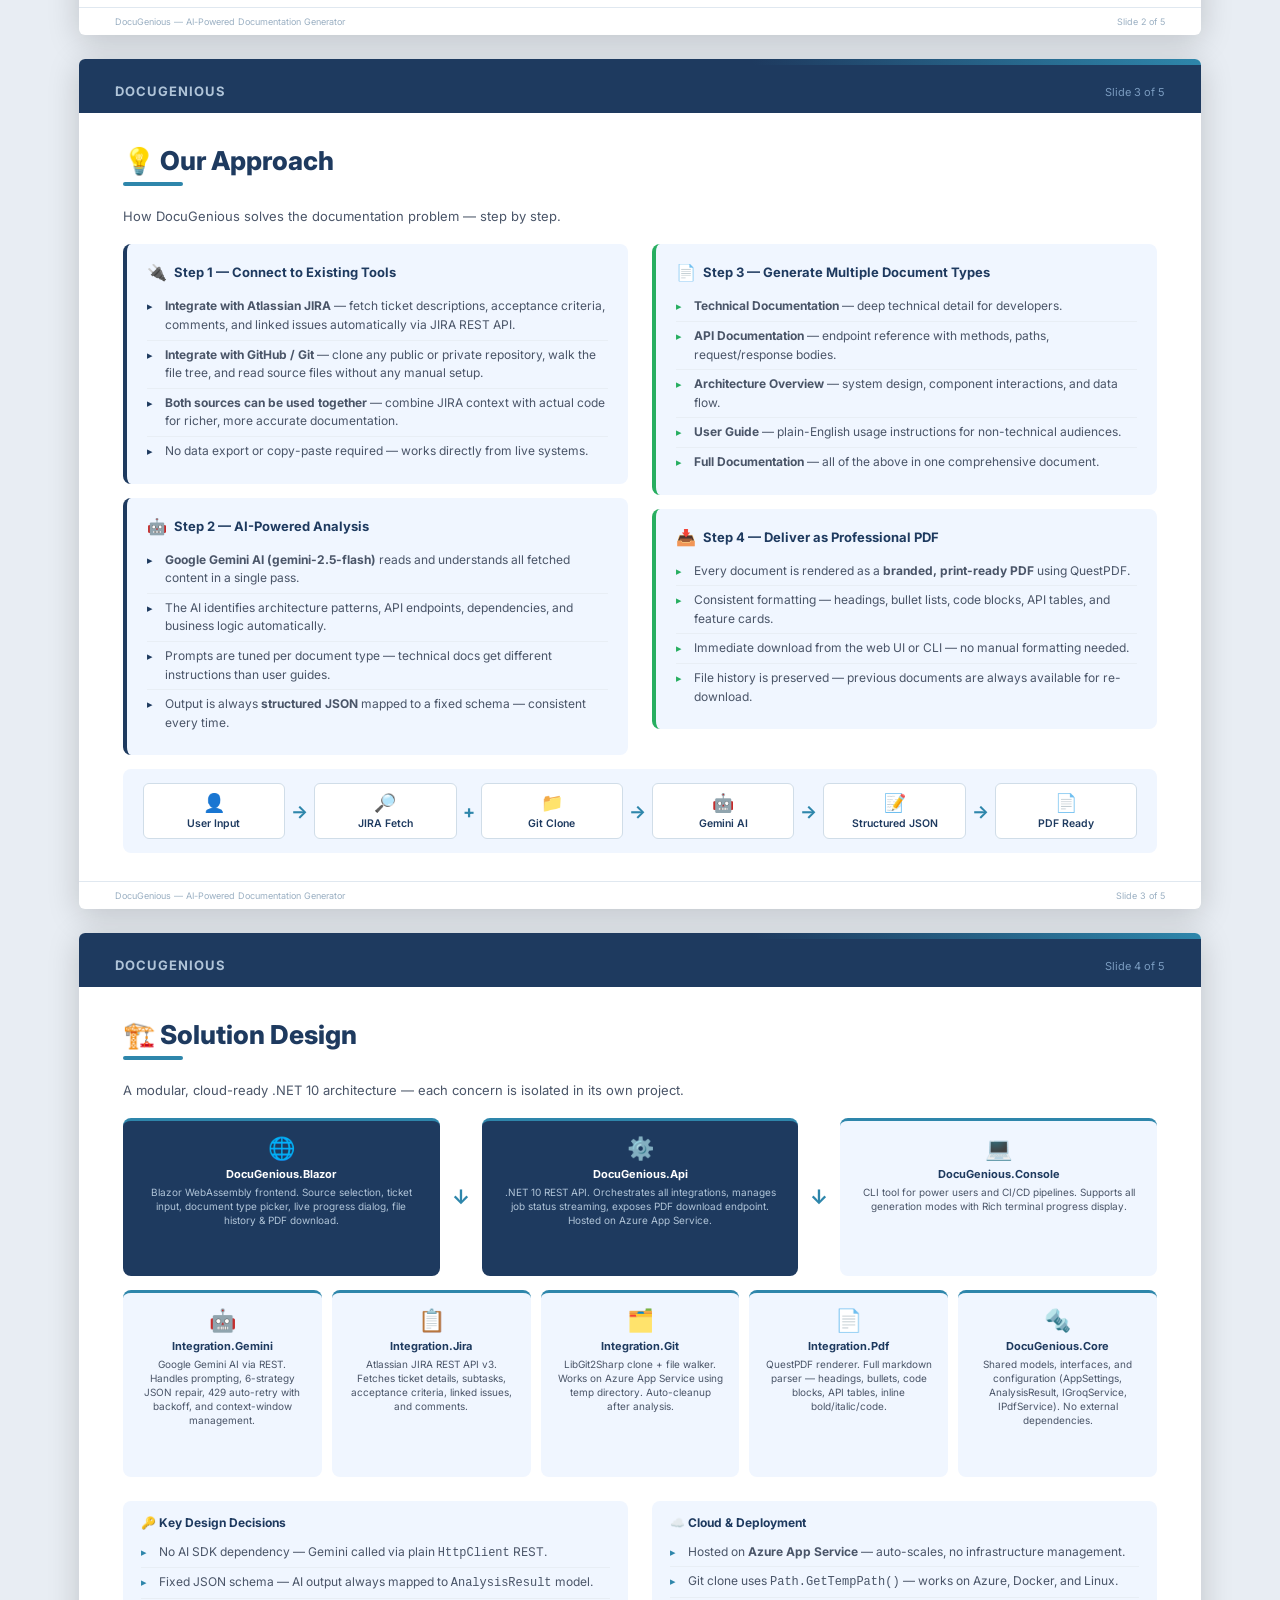
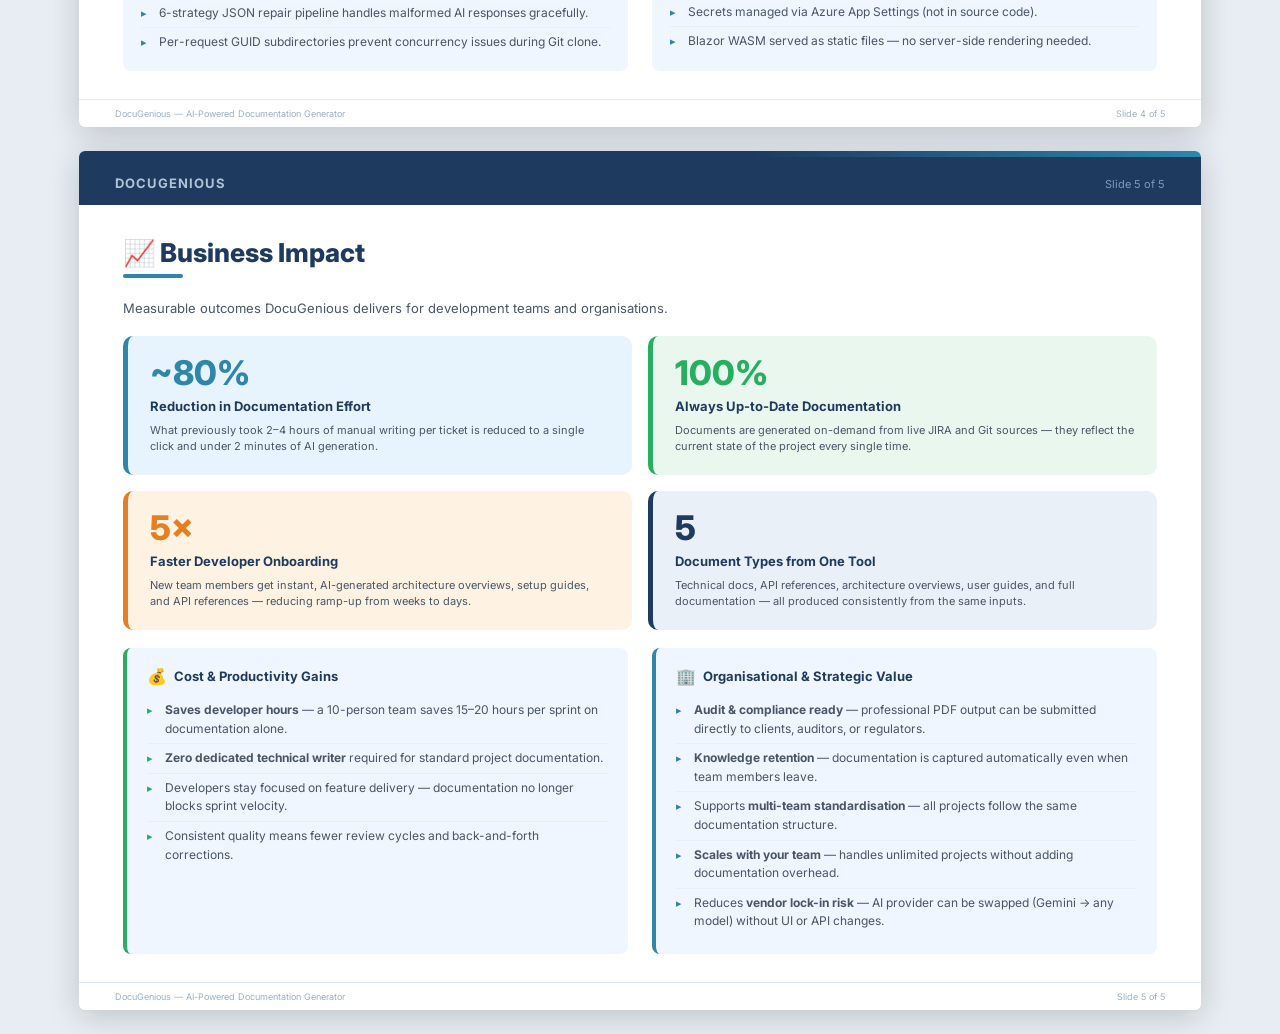
<file: docs/SolutionOverviewDeck.html>
<!DOCTYPE html>
<html lang="en">
<head>
<meta charset="UTF-8" />
<meta name="viewport" content="width=device-width, initial-scale=1.0"/>
<title>DocuGenious – Solution Overview Deck</title>
<style>
  @import url('https://fonts.googleapis.com/css2?family=Inter:wght@400;600;700;800&display=swap');

  :root {
    --primary:  #1E3A5F;
    --accent:   #2E86AB;
    --light:    #F0F6FF;
    --gray:     #4A5568;
    --white:    #FFFFFF;
    --green:    #27AE60;
    --orange:   #E67E22;
    --red:      #E74C3C;
  }

  * { box-sizing: border-box; margin: 0; padding: 0; }

  body {
    font-family: 'Inter', Arial, sans-serif;
    background: #e8edf3;
    color: var(--primary);
  }

  /* ── Each slide is A4 landscape ── */
  .slide {
    width: 297mm;
    min-height: 210mm;
    margin: 24px auto;
    background: var(--white);
    box-shadow: 0 6px 32px rgba(0,0,0,0.18);
    border-radius: 6px;
    overflow: hidden;
    display: flex;
    flex-direction: column;
    page-break-after: always;
  }

  /* ── Top bar ── */
  .slide-bar {
    height: 6px;
    background: linear-gradient(90deg, var(--primary) 60%, var(--accent));
  }

  /* ── Header strip ── */
  .slide-header {
    background: var(--primary);
    padding: 18px 36px 14px;
    display: flex;
    align-items: flex-end;
    justify-content: space-between;
  }
  .slide-header .brand {
    font-size: 13px;
    font-weight: 700;
    color: #B0C4D8;
    letter-spacing: 1px;
    text-transform: uppercase;
  }
  .slide-header .slide-num {
    font-size: 11px;
    color: #7A9BBF;
  }

  /* ── Slide body ── */
  .slide-body {
    flex: 1;
    padding: 32px 44px 28px;
    display: flex;
    flex-direction: column;
  }

  .slide-title {
    font-size: 26px;
    font-weight: 800;
    color: var(--primary);
    margin-bottom: 6px;
  }
  .slide-underline {
    width: 60px;
    height: 4px;
    background: var(--accent);
    border-radius: 2px;
    margin-bottom: 22px;
  }
  .slide-subtitle {
    font-size: 13px;
    color: var(--gray);
    margin-bottom: 20px;
  }

  /* ── Cover slide ── */
  .cover .slide-body {
    justify-content: center;
    align-items: flex-start;
    background: linear-gradient(135deg, #f0f6ff 0%, #ffffff 60%);
  }
  .cover .slide-title {
    font-size: 42px;
    line-height: 1.15;
  }
  .cover .cover-sub {
    font-size: 17px;
    color: var(--accent);
    font-weight: 600;
    margin: 10px 0 30px;
  }
  .cover .cover-meta {
    font-size: 12px;
    color: #7A9BBF;
    border-top: 1px solid #d0dde8;
    padding-top: 14px;
    margin-top: 10px;
  }
  .cover-badge {
    display: inline-block;
    background: var(--accent);
    color: white;
    font-size: 11px;
    font-weight: 700;
    padding: 4px 14px;
    border-radius: 20px;
    margin-bottom: 24px;
    letter-spacing: 0.5px;
  }

  /* ── Columns ── */
  .two-col {
    display: grid;
    grid-template-columns: 1fr 1fr;
    gap: 24px;
    flex: 1;
  }
  .three-col {
    display: grid;
    grid-template-columns: 1fr 1fr 1fr;
    gap: 18px;
    flex: 1;
  }

  /* ── Cards ── */
  .card {
    background: var(--light);
    border-radius: 8px;
    padding: 18px 20px;
    border-left: 4px solid var(--accent);
  }
  .card.green  { border-left-color: var(--green); }
  .card.orange { border-left-color: var(--orange); }
  .card.red    { border-left-color: var(--red); }
  .card.primary{ border-left-color: var(--primary); }

  .card-title {
    font-size: 13px;
    font-weight: 700;
    color: var(--primary);
    margin-bottom: 10px;
    display: flex;
    align-items: center;
    gap: 7px;
  }
  .card-icon {
    font-size: 16px;
  }

  /* ── Points ── */
  .points { list-style: none; padding: 0; }
  .points li {
    font-size: 12px;
    color: var(--gray);
    padding: 5px 0 5px 18px;
    position: relative;
    line-height: 1.55;
    border-bottom: 1px solid #e8eef5;
  }
  .points li:last-child { border-bottom: none; }
  .points li::before {
    content: '▸';
    position: absolute;
    left: 0;
    color: var(--accent);
    font-size: 11px;
    top: 6px;
  }
  .points.green  li::before { color: var(--green); }
  .points.orange li::before { color: var(--orange); }
  .points.red    li::before { color: var(--red); }
  .points.primary li::before { color: var(--primary); }

  /* ── Numbered list ── */
  .num-list { list-style: none; padding: 0; counter-reset: step; }
  .num-list li {
    counter-increment: step;
    font-size: 12px;
    color: var(--gray);
    padding: 6px 0 6px 32px;
    position: relative;
    line-height: 1.5;
  }
  .num-list li::before {
    content: counter(step);
    position: absolute;
    left: 0;
    top: 4px;
    width: 22px;
    height: 22px;
    background: var(--primary);
    color: white;
    border-radius: 50%;
    font-size: 10px;
    font-weight: 700;
    display: flex;
    align-items: center;
    justify-content: center;
    line-height: 22px;
    text-align: center;
  }

  /* ── Arch boxes ── */
  .arch-row {
    display: flex;
    gap: 10px;
    align-items: stretch;
    margin-bottom: 14px;
    flex: 1;
  }
  .arch-box {
    flex: 1;
    background: var(--light);
    border-radius: 8px;
    padding: 14px 16px;
    text-align: center;
    border-top: 3px solid var(--accent);
  }
  .arch-box.dark {
    background: var(--primary);
    border-top-color: var(--accent);
  }
  .arch-box .ab-icon { font-size: 22px; margin-bottom: 6px; }
  .arch-box .ab-label {
    font-size: 11px;
    font-weight: 700;
    color: var(--primary);
    margin-bottom: 4px;
  }
  .arch-box.dark .ab-label { color: white; }
  .arch-box .ab-desc {
    font-size: 10px;
    color: var(--gray);
    line-height: 1.4;
  }
  .arch-box.dark .ab-desc { color: #B0C4D8; }
  .arch-arrow {
    display: flex;
    align-items: center;
    color: var(--accent);
    font-size: 20px;
    font-weight: 700;
    padding: 0 2px;
  }

  /* ── Flow ── */
  .flow {
    display: flex;
    align-items: center;
    gap: 0;
    background: var(--light);
    border-radius: 8px;
    padding: 14px 20px;
    margin-top: 14px;
  }
  .flow-step {
    flex: 1;
    text-align: center;
    font-size: 10.5px;
    font-weight: 600;
    color: var(--primary);
    padding: 8px 10px;
    background: white;
    border-radius: 6px;
    border: 1.5px solid #d0dde8;
  }
  .flow-step .fs-icon { font-size: 18px; display: block; margin-bottom: 4px; }
  .flow-arrow {
    color: var(--accent);
    font-size: 18px;
    padding: 0 6px;
    font-weight: 700;
  }

  /* ── Impact metric ── */
  .impact-grid {
    display: grid;
    grid-template-columns: 1fr 1fr;
    gap: 16px;
    flex: 1;
  }
  .impact-card {
    border-radius: 10px;
    padding: 20px 22px;
    display: flex;
    flex-direction: column;
    gap: 8px;
  }
  .impact-card.blue   { background: #E8F4FD; border-left: 5px solid var(--accent); }
  .impact-card.green  { background: #EAF7EF; border-left: 5px solid var(--green); }
  .impact-card.orange { background: #FEF3E2; border-left: 5px solid var(--orange); }
  .impact-card.navy   { background: #EAF0F8; border-left: 5px solid var(--primary); }
  .impact-metric {
    font-size: 34px;
    font-weight: 800;
    line-height: 1;
  }
  .impact-card.blue   .impact-metric { color: var(--accent); }
  .impact-card.green  .impact-metric { color: var(--green); }
  .impact-card.orange .impact-metric { color: var(--orange); }
  .impact-card.navy   .impact-metric { color: var(--primary); }
  .impact-label {
    font-size: 13px;
    font-weight: 700;
    color: var(--primary);
  }
  .impact-desc {
    font-size: 11px;
    color: var(--gray);
    line-height: 1.5;
  }

  /* ── Footer ── */
  .slide-footer {
    padding: 8px 36px;
    border-top: 1px solid #e0e8f0;
    display: flex;
    justify-content: space-between;
    align-items: center;
    font-size: 9px;
    color: #9aafc2;
  }

  /* ── Print ── */
  @media print {
    body { background: white; }
    .slide {
      margin: 0;
      border-radius: 0;
      box-shadow: none;
      width: 100%;
      min-height: 100vh;
    }
    .no-print { display: none !important; }
  }

  /* ── Print button ── */
  .print-btn {
    position: fixed;
    top: 20px;
    right: 24px;
    background: var(--accent);
    color: white;
    border: none;
    padding: 12px 26px;
    border-radius: 6px;
    font-size: 14px;
    font-weight: 700;
    cursor: pointer;
    box-shadow: 0 4px 14px rgba(46,134,171,0.4);
    z-index: 999;
  }
  .print-btn:hover { background: #1E6F8A; }
</style>
</head>
<body>

<button class="print-btn no-print" onclick="window.print()">🖨 Export to PDF</button>

<!-- ═══════════════════════════════════════════════
     SLIDE 1 — COVER
═══════════════════════════════════════════════ -->
<div class="slide cover">
  <div class="slide-bar"></div>
  <div class="slide-header">
    <span class="brand">DocuGenious</span>
    <span class="slide-num">Solution Overview · 2025</span>
  </div>
  <div class="slide-body">
    <span class="cover-badge">AI-POWERED DOCUMENTATION</span>
    <div class="slide-title">Docu-Genius<br/>Solution Overview</div>
    <div class="cover-sub">Automated Documentation Generation using Google Gemini AI</div>

    <div style="display:flex; gap:28px; margin-bottom:30px; flex-wrap:wrap;">
      <div style="display:flex;align-items:center;gap:8px;font-size:12px;color:var(--gray);">
        <span style="font-size:18px;">🎯</span> Problem Statement
      </div>
      <div style="display:flex;align-items:center;gap:8px;font-size:12px;color:var(--gray);">
        <span style="font-size:18px;">💡</span> Approach
      </div>
      <div style="display:flex;align-items:center;gap:8px;font-size:12px;color:var(--gray);">
        <span style="font-size:18px;">🏗️</span> Solution Design
      </div>
      <div style="display:flex;align-items:center;gap:8px;font-size:12px;color:var(--gray);">
        <span style="font-size:18px;">📈</span> Business Impact
      </div>
    </div>

    <div class="cover-meta">
      Prepared by the DocuGenious Team &nbsp;|&nbsp; Confidential &nbsp;|&nbsp; April 2025
    </div>
  </div>
  <div class="slide-footer">
    <span>DocuGenious — AI-Powered Documentation Generator</span>
    <span>Slide 1 of 5</span>
  </div>
</div>


<!-- ═══════════════════════════════════════════════
     SLIDE 2 — PROBLEM STATEMENT
═══════════════════════════════════════════════ -->
<div class="slide">
  <div class="slide-bar"></div>
  <div class="slide-header">
    <span class="brand">DocuGenious</span>
    <span class="slide-num">Slide 2 of 5</span>
  </div>
  <div class="slide-body">
    <div class="slide-title">🎯 Problem Statement</div>
    <div class="slide-underline"></div>
    <div class="slide-subtitle">Why does documentation remain the biggest bottleneck in software delivery?</div>

    <div class="two-col">
      <div style="display:flex;flex-direction:column;gap:14px;">

        <div class="card red">
          <div class="card-title"><span class="card-icon">⏱️</span> Writing Docs Takes Too Long</div>
          <ul class="points red">
            <li>Developers spend <strong>20–30% of sprint time</strong> writing documentation manually.</li>
            <li>Each JIRA ticket requires separate write-ups for technical specs, acceptance criteria, and release notes.</li>
            <li>Git repository analysis — cloning, reading code, summarising flows — takes hours per project.</li>
            <li>Repetitive formatting and structuring effort is wasted sprint after sprint.</li>
          </ul>
        </div>

        <div class="card red">
          <div class="card-title"><span class="card-icon">🔄</span> Docs Go Stale Instantly</div>
          <ul class="points red">
            <li>Code changes every day; documentation rarely keeps up.</li>
            <li>Outdated docs mislead new developers and cause incorrect assumptions.</li>
            <li>No automated link between JIRA tickets and technical write-ups.</li>
            <li>Teams maintain multiple versions of the same document in different places.</li>
          </ul>
        </div>

      </div>

      <div style="display:flex;flex-direction:column;gap:14px;">

        <div class="card orange">
          <div class="card-title"><span class="card-icon">📉</span> No Standardisation</div>
          <ul class="points orange">
            <li>Every developer writes documentation differently — no consistent tone, structure, or depth.</li>
            <li>Technical docs, user guides, API references, and architecture overviews each need different templates.</li>
            <li>New team members cannot predict where or how documentation is stored.</li>
            <li>Clients and stakeholders receive inconsistent quality across deliverables.</li>
          </ul>
        </div>

        <div class="card orange">
          <div class="card-title"><span class="card-icon">🚪</span> Slow Developer Onboarding</div>
          <ul class="points orange">
            <li>New joiners spend <strong>2–4 weeks</strong> just understanding the existing codebase.</li>
            <li>Missing or outdated README files leave developers exploring code blindly.</li>
            <li>No single source of truth that explains architecture, APIs, and setup steps together.</li>
            <li>Senior developers waste time answering repetitive onboarding questions.</li>
          </ul>
        </div>

      </div>
    </div>
  </div>
  <div class="slide-footer">
    <span>DocuGenious — AI-Powered Documentation Generator</span>
    <span>Slide 2 of 5</span>
  </div>
</div>


<!-- ═══════════════════════════════════════════════
     SLIDE 3 — APPROACH
═══════════════════════════════════════════════ -->
<div class="slide">
  <div class="slide-bar"></div>
  <div class="slide-header">
    <span class="brand">DocuGenious</span>
    <span class="slide-num">Slide 3 of 5</span>
  </div>
  <div class="slide-body">
    <div class="slide-title">💡 Our Approach</div>
    <div class="slide-underline"></div>
    <div class="slide-subtitle">How DocuGenious solves the documentation problem — step by step.</div>

    <div class="two-col">
      <div style="display:flex;flex-direction:column;gap:14px;">

        <div class="card primary">
          <div class="card-title"><span class="card-icon">🔌</span> Step 1 — Connect to Existing Tools</div>
          <ul class="points primary">
            <li><strong>Integrate with Atlassian JIRA</strong> — fetch ticket descriptions, acceptance criteria, comments, and linked issues automatically via JIRA REST API.</li>
            <li><strong>Integrate with GitHub / Git</strong> — clone any public or private repository, walk the file tree, and read source files without any manual setup.</li>
            <li><strong>Both sources can be used together</strong> — combine JIRA context with actual code for richer, more accurate documentation.</li>
            <li>No data export or copy-paste required — works directly from live systems.</li>
          </ul>
        </div>

        <div class="card primary">
          <div class="card-title"><span class="card-icon">🤖</span> Step 2 — AI-Powered Analysis</div>
          <ul class="points primary">
            <li><strong>Google Gemini AI (gemini-2.5-flash)</strong> reads and understands all fetched content in a single pass.</li>
            <li>The AI identifies architecture patterns, API endpoints, dependencies, and business logic automatically.</li>
            <li>Prompts are tuned per document type — technical docs get different instructions than user guides.</li>
            <li>Output is always <strong>structured JSON</strong> mapped to a fixed schema — consistent every time.</li>
          </ul>
        </div>

      </div>

      <div style="display:flex;flex-direction:column;gap:14px;">

        <div class="card green">
          <div class="card-title"><span class="card-icon">📄</span> Step 3 — Generate Multiple Document Types</div>
          <ul class="points green">
            <li><strong>Technical Documentation</strong> — deep technical detail for developers.</li>
            <li><strong>API Documentation</strong> — endpoint reference with methods, paths, request/response bodies.</li>
            <li><strong>Architecture Overview</strong> — system design, component interactions, and data flow.</li>
            <li><strong>User Guide</strong> — plain-English usage instructions for non-technical audiences.</li>
            <li><strong>Full Documentation</strong> — all of the above in one comprehensive document.</li>
          </ul>
        </div>

        <div class="card green">
          <div class="card-title"><span class="card-icon">📥</span> Step 4 — Deliver as Professional PDF</div>
          <ul class="points green">
            <li>Every document is rendered as a <strong>branded, print-ready PDF</strong> using QuestPDF.</li>
            <li>Consistent formatting — headings, bullet lists, code blocks, API tables, and feature cards.</li>
            <li>Immediate download from the web UI or CLI — no manual formatting needed.</li>
            <li>File history is preserved — previous documents are always available for re-download.</li>
          </ul>
        </div>

      </div>
    </div>

    <!-- Flow row -->
    <div class="flow">
      <div class="flow-step"><span class="fs-icon">👤</span>User Input</div>
      <div class="flow-arrow">→</div>
      <div class="flow-step"><span class="fs-icon">🔎</span>JIRA Fetch</div>
      <div class="flow-arrow">+</div>
      <div class="flow-step"><span class="fs-icon">📁</span>Git Clone</div>
      <div class="flow-arrow">→</div>
      <div class="flow-step"><span class="fs-icon">🤖</span>Gemini AI</div>
      <div class="flow-arrow">→</div>
      <div class="flow-step"><span class="fs-icon">📝</span>Structured JSON</div>
      <div class="flow-arrow">→</div>
      <div class="flow-step"><span class="fs-icon">📄</span>PDF Ready</div>
    </div>

  </div>
  <div class="slide-footer">
    <span>DocuGenious — AI-Powered Documentation Generator</span>
    <span>Slide 3 of 5</span>
  </div>
</div>


<!-- ═══════════════════════════════════════════════
     SLIDE 4 — SOLUTION DESIGN
═══════════════════════════════════════════════ -->
<div class="slide">
  <div class="slide-bar"></div>
  <div class="slide-header">
    <span class="brand">DocuGenious</span>
    <span class="slide-num">Slide 4 of 5</span>
  </div>
  <div class="slide-body">
    <div class="slide-title">🏗️ Solution Design</div>
    <div class="slide-underline"></div>
    <div class="slide-subtitle">A modular, cloud-ready .NET 10 architecture — each concern is isolated in its own project.</div>

    <!-- Architecture boxes row 1 -->
    <div class="arch-row">
      <div class="arch-box dark">
        <div class="ab-icon">🌐</div>
        <div class="ab-label">DocuGenious.Blazor</div>
        <div class="ab-desc">Blazor WebAssembly frontend. Source selection, ticket input, document type picker, live progress dialog, file history &amp; PDF download.</div>
      </div>
      <div class="arch-arrow">↓</div>
      <div class="arch-box dark">
        <div class="ab-icon">⚙️</div>
        <div class="ab-label">DocuGenious.Api</div>
        <div class="ab-desc">.NET 10 REST API. Orchestrates all integrations, manages job status streaming, exposes PDF download endpoint. Hosted on Azure App Service.</div>
      </div>
      <div class="arch-arrow">↓</div>
      <div class="arch-box">
        <div class="ab-icon">💻</div>
        <div class="ab-label">DocuGenious.Console</div>
        <div class="ab-desc">CLI tool for power users and CI/CD pipelines. Supports all generation modes with Rich terminal progress display.</div>
      </div>
    </div>

    <!-- Architecture boxes row 2 -->
    <div class="arch-row">
      <div class="arch-box">
        <div class="ab-icon">🤖</div>
        <div class="ab-label">Integration.Gemini</div>
        <div class="ab-desc">Google Gemini AI via REST. Handles prompting, 6-strategy JSON repair, 429 auto-retry with backoff, and context-window management.</div>
      </div>
      <div class="arch-box">
        <div class="ab-icon">📋</div>
        <div class="ab-label">Integration.Jira</div>
        <div class="ab-desc">Atlassian JIRA REST API v3. Fetches ticket details, subtasks, acceptance criteria, linked issues, and comments.</div>
      </div>
      <div class="arch-box">
        <div class="ab-icon">🗂️</div>
        <div class="ab-label">Integration.Git</div>
        <div class="ab-desc">LibGit2Sharp clone + file walker. Works on Azure App Service using temp directory. Auto-cleanup after analysis.</div>
      </div>
      <div class="arch-box">
        <div class="ab-icon">📄</div>
        <div class="ab-label">Integration.Pdf</div>
        <div class="ab-desc">QuestPDF renderer. Full markdown parser — headings, bullets, code blocks, API tables, inline bold/italic/code.</div>
      </div>
      <div class="arch-box">
        <div class="ab-icon">🔩</div>
        <div class="ab-label">DocuGenious.Core</div>
        <div class="ab-desc">Shared models, interfaces, and configuration (AppSettings, AnalysisResult, IGroqService, IPdfService). No external dependencies.</div>
      </div>
    </div>

    <!-- Key design decisions -->
    <div class="two-col" style="margin-top:10px; flex:0;">
      <div style="background:#F0F6FF;border-radius:8px;padding:14px 18px;">
        <div style="font-size:12px;font-weight:700;color:var(--primary);margin-bottom:8px;">🔑 Key Design Decisions</div>
        <ul class="points" style="font-size:11px;">
          <li>No AI SDK dependency — Gemini called via plain <code>HttpClient</code> REST.</li>
          <li>Fixed JSON schema — AI output always mapped to <code>AnalysisResult</code> model.</li>
          <li>6-strategy JSON repair pipeline handles malformed AI responses gracefully.</li>
          <li>Per-request GUID subdirectories prevent concurrency issues during Git clone.</li>
        </ul>
      </div>
      <div style="background:#F0F6FF;border-radius:8px;padding:14px 18px;">
        <div style="font-size:12px;font-weight:700;color:var(--primary);margin-bottom:8px;">☁️ Cloud &amp; Deployment</div>
        <ul class="points" style="font-size:11px;">
          <li>Hosted on <strong>Azure App Service</strong> — auto-scales, no infrastructure management.</li>
          <li>Git clone uses <code>Path.GetTempPath()</code> — works on Azure, Docker, and Linux.</li>
          <li>Secrets managed via Azure App Settings (not in source code).</li>
          <li>Blazor WASM served as static files — no server-side rendering needed.</li>
        </ul>
      </div>
    </div>

  </div>
  <div class="slide-footer">
    <span>DocuGenious — AI-Powered Documentation Generator</span>
    <span>Slide 4 of 5</span>
  </div>
</div>


<!-- ═══════════════════════════════════════════════
     SLIDE 5 — BUSINESS IMPACT
═══════════════════════════════════════════════ -->
<div class="slide">
  <div class="slide-bar"></div>
  <div class="slide-header">
    <span class="brand">DocuGenious</span>
    <span class="slide-num">Slide 5 of 5</span>
  </div>
  <div class="slide-body">
    <div class="slide-title">📈 Business Impact</div>
    <div class="slide-underline"></div>
    <div class="slide-subtitle">Measurable outcomes DocuGenious delivers for development teams and organisations.</div>

    <!-- Metrics row -->
    <div class="impact-grid" style="margin-bottom:18px; flex:0;">
      <div class="impact-card blue">
        <div class="impact-metric">~80%</div>
        <div class="impact-label">Reduction in Documentation Effort</div>
        <div class="impact-desc">What previously took 2–4 hours of manual writing per ticket is reduced to a single click and under 2 minutes of AI generation.</div>
      </div>
      <div class="impact-card green">
        <div class="impact-metric">100%</div>
        <div class="impact-label">Always Up-to-Date Documentation</div>
        <div class="impact-desc">Documents are generated on-demand from live JIRA and Git sources — they reflect the current state of the project every single time.</div>
      </div>
      <div class="impact-card orange">
        <div class="impact-metric">5×</div>
        <div class="impact-label">Faster Developer Onboarding</div>
        <div class="impact-desc">New team members get instant, AI-generated architecture overviews, setup guides, and API references — reducing ramp-up from weeks to days.</div>
      </div>
      <div class="impact-card navy">
        <div class="impact-metric">5</div>
        <div class="impact-label">Document Types from One Tool</div>
        <div class="impact-desc">Technical docs, API references, architecture overviews, user guides, and full documentation — all produced consistently from the same inputs.</div>
      </div>
    </div>

    <!-- Benefit rows -->
    <div class="two-col">
      <div class="card green">
        <div class="card-title"><span class="card-icon">💰</span> Cost &amp; Productivity Gains</div>
        <ul class="points green">
          <li><strong>Saves developer hours</strong> — a 10-person team saves 15–20 hours per sprint on documentation alone.</li>
          <li><strong>Zero dedicated technical writer</strong> required for standard project documentation.</li>
          <li>Developers stay focused on feature delivery — documentation no longer blocks sprint velocity.</li>
          <li>Consistent quality means fewer review cycles and back-and-forth corrections.</li>
        </ul>
      </div>

      <div class="card blue">
        <div class="card-title"><span class="card-icon">🏢</span> Organisational &amp; Strategic Value</div>
        <ul class="points">
          <li><strong>Audit &amp; compliance ready</strong> — professional PDF output can be submitted directly to clients, auditors, or regulators.</li>
          <li><strong>Knowledge retention</strong> — documentation is captured automatically even when team members leave.</li>
          <li>Supports <strong>multi-team standardisation</strong> — all projects follow the same documentation structure.</li>
          <li><strong>Scales with your team</strong> — handles unlimited projects without adding documentation overhead.</li>
          <li>Reduces <strong>vendor lock-in risk</strong> — AI provider can be swapped (Gemini → any model) without UI or API changes.</li>
        </ul>
      </div>
    </div>

  </div>
  <div class="slide-footer">
    <span>DocuGenious — AI-Powered Documentation Generator</span>
    <span>Slide 5 of 5</span>
  </div>
</div>

</body>
</html>
</file>
